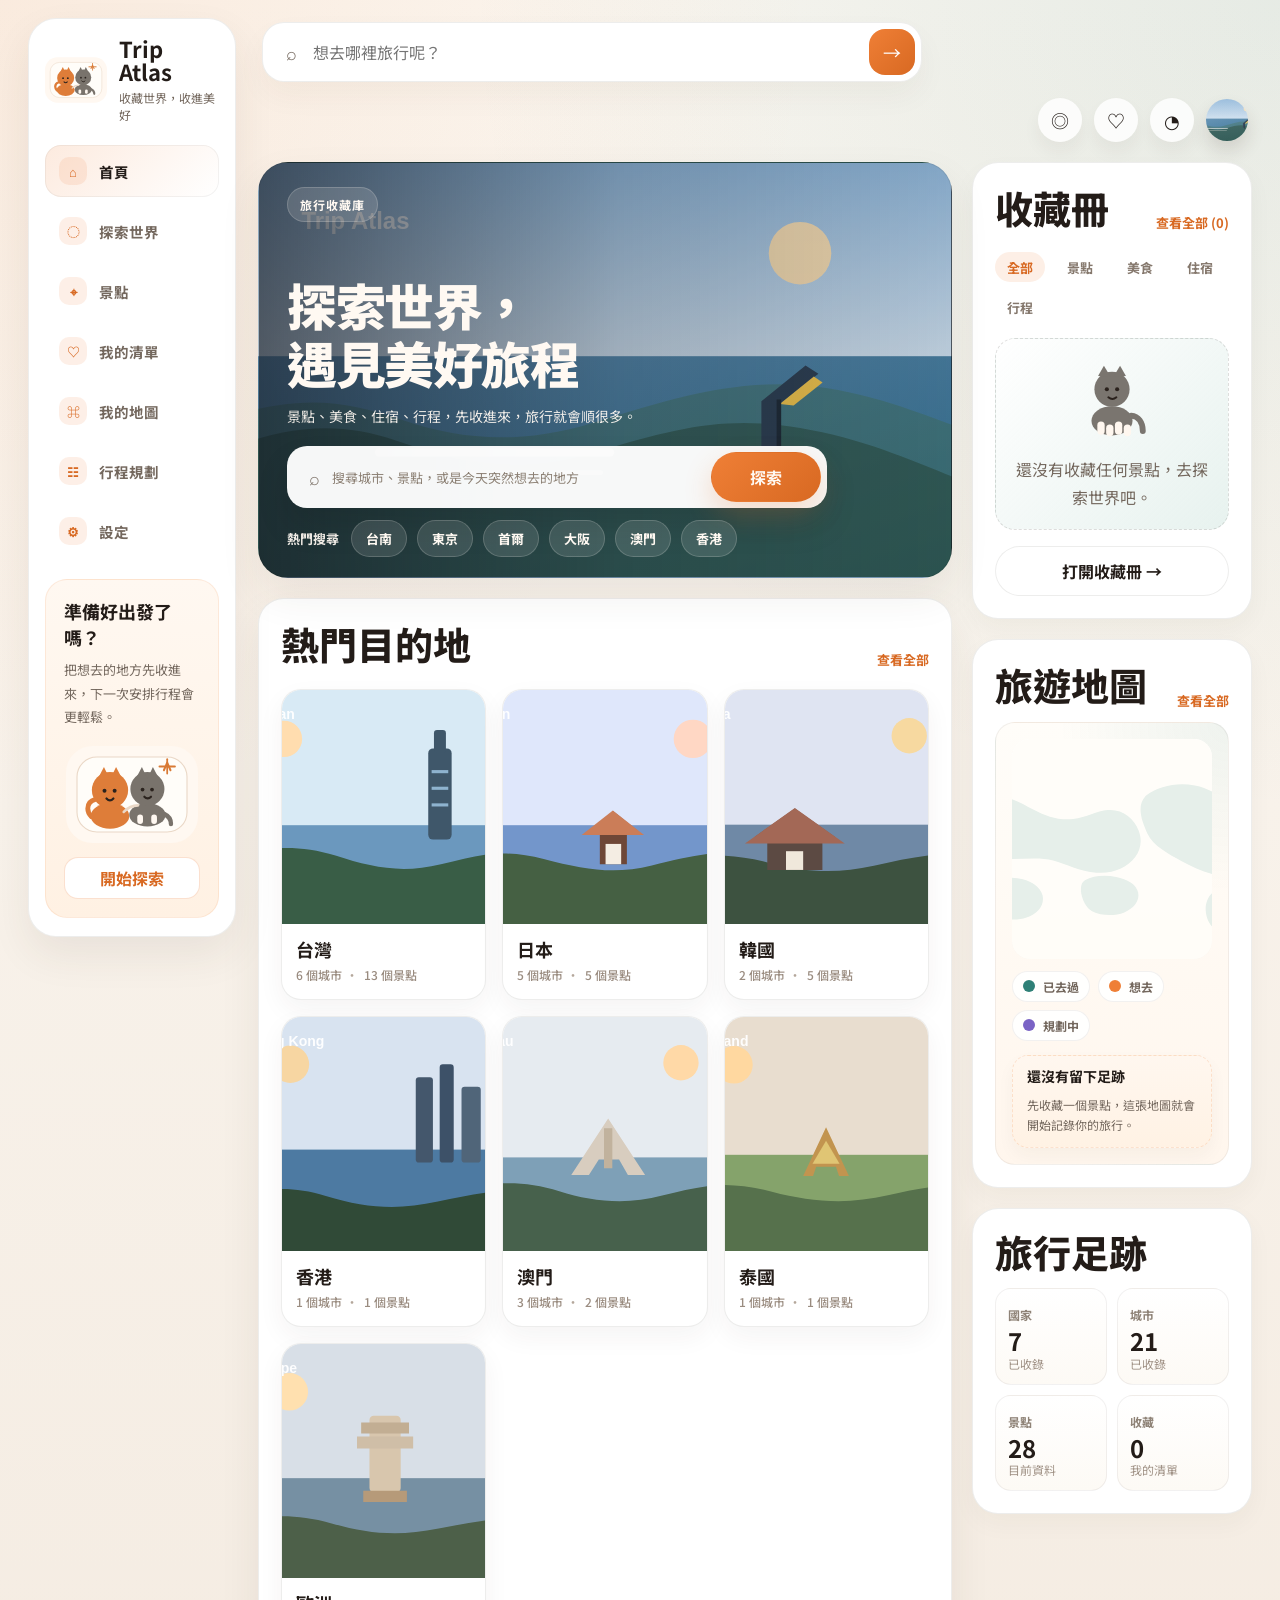
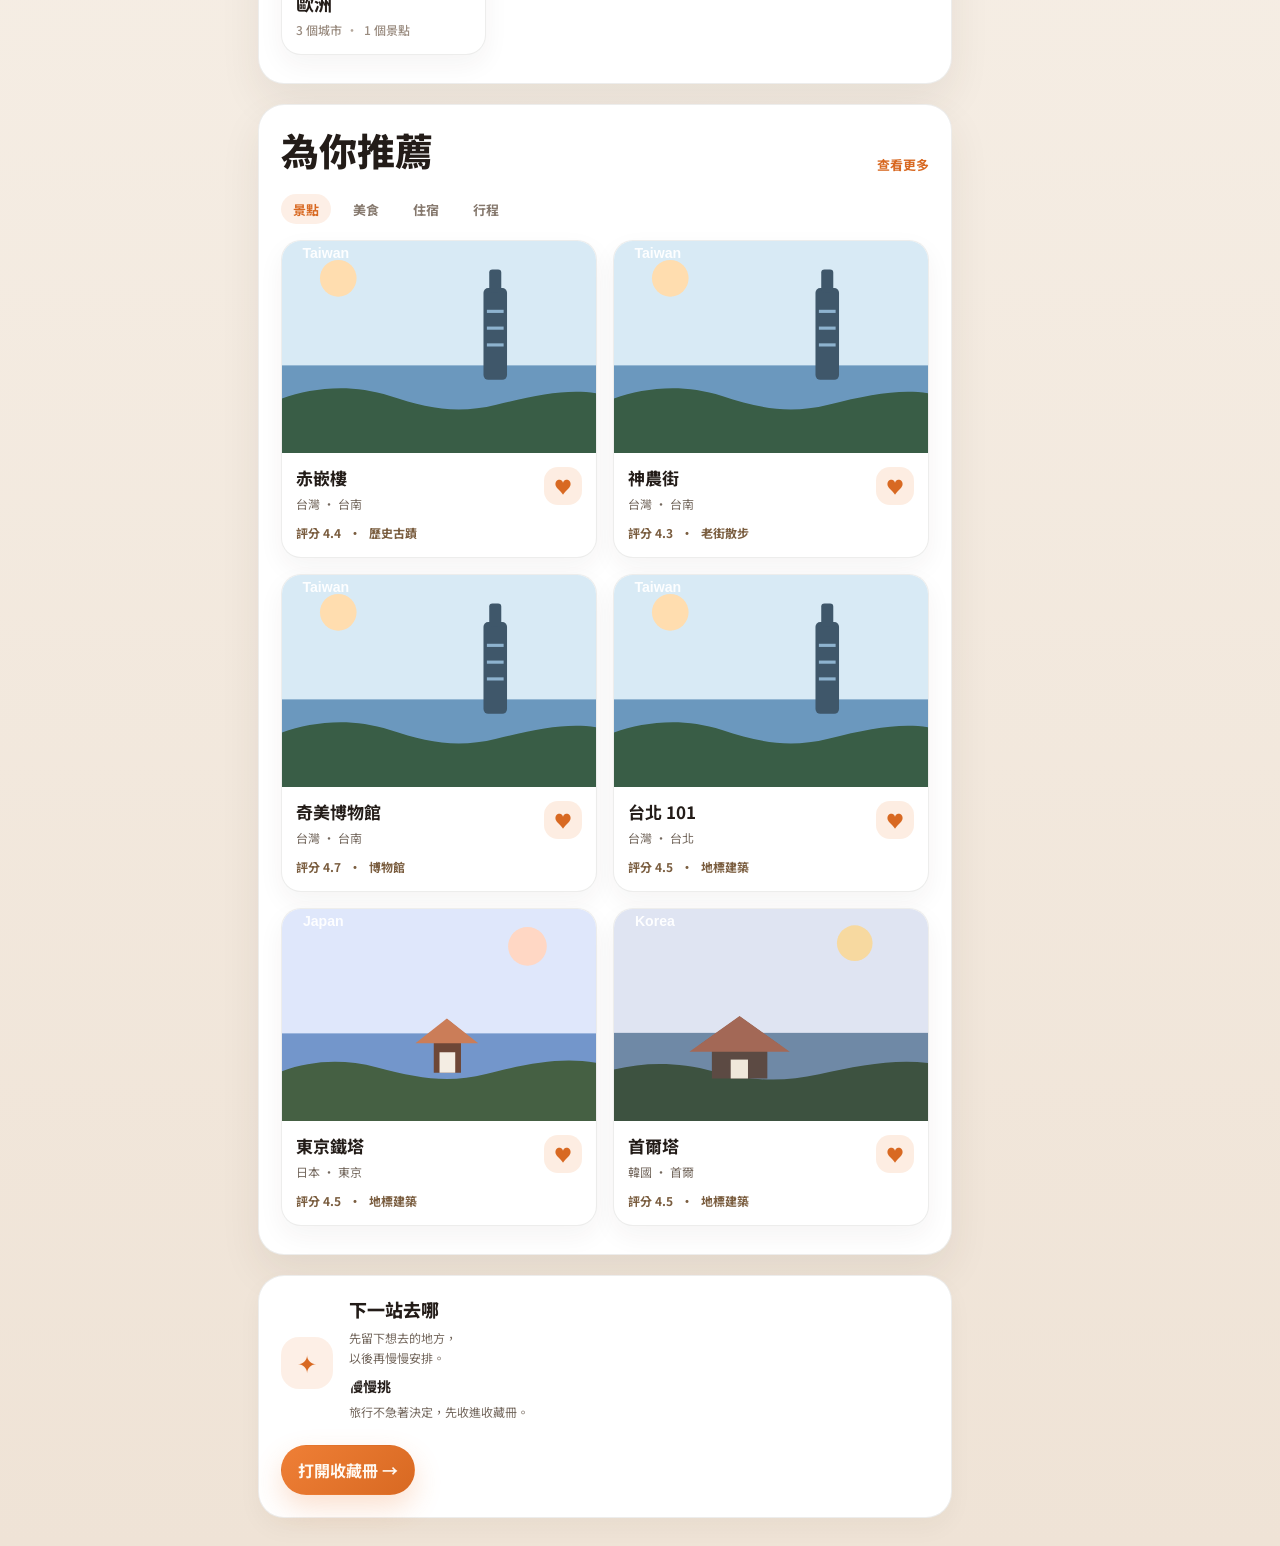
<file: index.html>
<!doctype html>
<html lang="zh-Hant">
<head>
  <meta charset="utf-8">
  <meta name="viewport" content="width=device-width, initial-scale=1">
  <title>Trip Atlas | 旅行收藏庫</title>
  <meta name="description" content="把想去的地方、值得收藏的景點與旅行靈感，整理成自己的旅行收藏庫。">
  <link rel="manifest" href="./manifest.webmanifest">
  <link rel="preconnect" href="https://fonts.googleapis.com">
  <link rel="preconnect" href="https://fonts.gstatic.com" crossorigin>
  <link href="https://fonts.googleapis.com/css2?family=Noto+Sans+TC:wght@400;500;700;900&family=DM+Serif+Display&display=swap" rel="stylesheet">
  <link rel="stylesheet" href="./assets/site.css">
</head>
<body data-page="home">
  <div class="loading-overlay" id="loadingOverlay">
    <div class="loading-box">
      <h2>探索世界中...</h2>
      <p>正在整理你收藏的目的地與景點。</p>
    </div>
  </div>

  <div class="toast" id="toast" aria-live="polite"></div>

  <main class="page-shell">
    <div class="layout">
      <aside class="sidebar">
        <div class="brand" id="brandButton" role="button" tabindex="0" aria-label="Trip Atlas Logo">
          <img class="brand__mark" src="./assets/images/brand-cats.svg?v=20260623b" alt="Trip Atlas Logo">
          <div class="brand__text">
            <strong>Trip Atlas</strong>
            <span>收藏世界，收進美好</span>
          </div>
        </div>

        <nav class="nav-list" aria-label="主要導航">
          <a class="nav-link is-active" href="./index.html"><span class="nav-link__icon">⌂</span>首頁</a>
          <a class="nav-link" href="./explore.html"><span class="nav-link__icon">◌</span>探索世界</a>
          <a class="nav-link" href="./explore.html"><span class="nav-link__icon">⌖</span>景點</a>
          <a class="nav-link" href="./favorites.html"><span class="nav-link__icon">♡</span>我的清單</a>
          <a class="nav-link" href="./map.html"><span class="nav-link__icon">⌘</span>我的地圖</a>
          <a class="nav-link" href="./planner.html"><span class="nav-link__icon">☷</span>行程規劃</a>
          <a class="nav-link" href="./settings.html"><span class="nav-link__icon">⚙</span>設定</a>
        </nav>

        <div class="sidebar-promo">
          <div class="sidebar-promo__copy">
            <h3>準備好出發了嗎？</h3>
            <p>把想去的地方先收進來，下一次安排行程會更輕鬆。</p>
          </div>
          <img class="sidebar-promo__cats" src="./assets/images/brand-cats.svg?v=20260623b" alt="Trip Atlas Cats">
          <a class="sidebar-promo__button" href="./explore.html">開始探索</a>
        </div>
      </aside>

      <section class="main-column home-main">
        <div class="home-topbar">
          <form class="top-search" id="heroSearchForm">
            <label class="sr-only" for="heroSearchInput">搜尋旅行地點</label>
            <span class="top-search__icon">⌕</span>
            <input id="heroSearchInput" type="text" placeholder="想去哪裡旅行呢？">
            <button class="top-search__button" type="submit">→</button>
          </form>

          <div class="home-topbar__actions" aria-label="頁面操作">
            <a class="topbar-icon-button" href="./explore.html" aria-label="探索世界">◎</a>
            <a class="topbar-icon-button" href="./favorites.html" aria-label="我的清單">♡</a>
            <a class="topbar-icon-button" href="./planner.html" aria-label="行程規劃">◔</a>
            <div class="topbar-avatar" aria-hidden="true"></div>
          </div>
        </div>

        <div class="home-body-grid">
          <div class="home-story-column">
            <section class="hero-card home-hero-card">
              <div class="hero-card__content">
                <span class="hero-kicker">旅行收藏庫</span>
                <h1>探索世界，遇見美好旅程</h1>
                <p>景點、美食、住宿、行程，先收進來，旅行就會順很多。</p>

                <div class="hero-search-stage">
                  <div class="hero-search-stage__field">
                    <span class="hero-search-stage__icon">⌕</span>
                    <span>搜尋城市、景點，或是今天突然想去的地方</span>
                  </div>
                  <a class="primary-button hero-search-stage__button" href="./explore.html">探索</a>
                </div>

                <div class="hero-hot-tags">
                  <span>熱門搜尋</span>
                  <div class="hero-chips">
                    <span class="chip">台南</span>
                    <span class="chip">東京</span>
                    <span class="chip">首爾</span>
                    <span class="chip">大阪</span>
                    <span class="chip">澳門</span>
                    <span class="chip">香港</span>
                  </div>
                </div>
              </div>
            </section>

            <section class="section-card home-destination-section" id="destinations">
              <div class="section-head home-section-head">
                <div>
                  <h2>熱門目的地</h2>
                </div>
                <a class="mini-link" href="./explore.html">查看全部</a>
              </div>
              <div class="destination-grid" id="destinationGrid"></div>
            </section>

            <section class="section-card home-recommend-section">
              <div class="section-head home-section-head">
                <div>
                  <h2>為你推薦</h2>
                </div>
                <a class="mini-link" href="./explore.html">查看更多</a>
              </div>
              <div class="home-category-tabs" aria-hidden="true">
                <span class="home-category-tab home-category-tab--active">景點</span>
                <span class="home-category-tab">美食</span>
                <span class="home-category-tab">住宿</span>
                <span class="home-category-tab">行程</span>
              </div>
              <div class="spot-grid" id="featuredPlaces"></div>
            </section>

            <section class="section-card home-collector-banner">
              <div class="home-collector-banner__symbol">✦</div>
              <div class="home-collector-banner__body">
                <h2>收藏你想去的地方</h2>
                <p>先存起來，等到真的出發時會省很多事。</p>
                <div id="collectorPreview"></div>
              </div>
              <a class="primary-button home-collector-banner__button" href="./planner.html">打開收藏冊 →</a>
            </section>
          </div>

          <aside class="home-rail-column">
            <section class="section-card home-scrapbook-card" id="favorites">
              <div class="section-head home-section-head home-section-head--compact">
                <div>
                  <h2>收藏冊</h2>
                </div>
                <a class="mini-link" href="./favorites.html">查看全部 (<span id="favoriteCount">0</span>)</a>
              </div>
              <div class="home-list-tabs" aria-hidden="true">
                <span class="home-list-tab home-list-tab--active">全部</span>
                <span class="home-list-tab">景點</span>
                <span class="home-list-tab">美食</span>
                <span class="home-list-tab">住宿</span>
                <span class="home-list-tab">行程</span>
              </div>
              <div class="favorite-list" id="favoriteRecent"></div>
              <a class="secondary-button home-panel-button" href="./favorites.html">打開收藏冊 →</a>
            </section>

            <section class="section-card home-map-section" id="travel-map">
              <div class="section-head home-section-head home-section-head--compact">
                <div>
                  <h2>旅遊地圖</h2>
                </div>
                <a class="mini-link" href="./map.html">查看全部</a>
              </div>
              <div class="map-card">
                <div class="map-canvas" id="travelMapPins">
                  <img src="./assets/images/world-map-soft.svg" alt="世界地圖">
                </div>
                <div class="map-legend">
                  <span><i style="background:#2f8077;"></i>已去過</span>
                  <span><i style="background:#ef7f36;"></i>想去</span>
                  <span><i style="background:#7a63c5;"></i>規劃中</span>
                </div>
                <div class="map-note-list" id="travelMapNotes"></div>
              </div>
            </section>

            <section class="section-card home-stats-section">
              <div class="section-head home-section-head home-section-head--compact">
                <div>
                  <h2>旅行足跡</h2>
                </div>
              </div>
              <div class="stat-grid" id="statsGrid"></div>
            </section>
          </aside>
        </div>
      </section>
    </div>
  </main>

  <nav class="mobile-nav" aria-label="手機導航">
    <a class="is-active" href="./index.html"><span>⌂</span><span>首頁</span></a>
    <a href="./explore.html"><span>⌕</span><span>探索</span></a>
    <a href="./favorites.html"><span>♡</span><span>清單</span></a>
    <a href="./map.html"><span>⌘</span><span>地圖</span></a>
    <a href="./planner.html"><span>☷</span><span>行程</span></a>
    <a href="./settings.html"><span>⚙</span><span>我的</span></a>
  </nav>

  <script src="./assets/data.js"></script>
  <script src="./assets/app.js"></script>
  <script>
    (() => {
      const syncHomeCopy = () => {
        const collectorTitle = document.querySelector(".home-collector-banner__body h2");
        const collectorText = document.querySelector(".home-collector-banner__body p");
        const collectorButton = document.querySelector(".home-collector-banner__button");
        const panelButton = document.querySelector(".home-panel-button");
        const preview = document.getElementById("collectorPreview");

        if (collectorTitle) collectorTitle.textContent = "下一站去哪";
        if (collectorText) collectorText.innerHTML = "先留下想去的地方，<br>以後再慢慢安排。";
        if (collectorButton) collectorButton.textContent = "打開收藏冊 →";
        if (panelButton) panelButton.textContent = "打開收藏冊 →";

        if (preview) {
          const heading = preview.querySelector("h4");
          const desc = preview.querySelector("p");

          if (heading) heading.textContent = "慢慢挑";
          if (desc) {
            if (desc.textContent && desc.textContent.trim() && !desc.textContent.includes("旅行不急著決定")) {
              desc.textContent = "旅行不急著決定，先收進收藏冊。";
            } else if (!desc.textContent || !desc.textContent.trim()) {
              desc.textContent = "旅行不急著決定，先收進收藏冊。";
            }
          }
        }
      };

      window.addEventListener("DOMContentLoaded", () => {
        syncHomeCopy();
        const preview = document.getElementById("collectorPreview");
        if (preview) {
          new MutationObserver(() => syncHomeCopy()).observe(preview, { childList: true, subtree: true });
        }
      });
    })();
  </script>
</body>
</html>
</file>
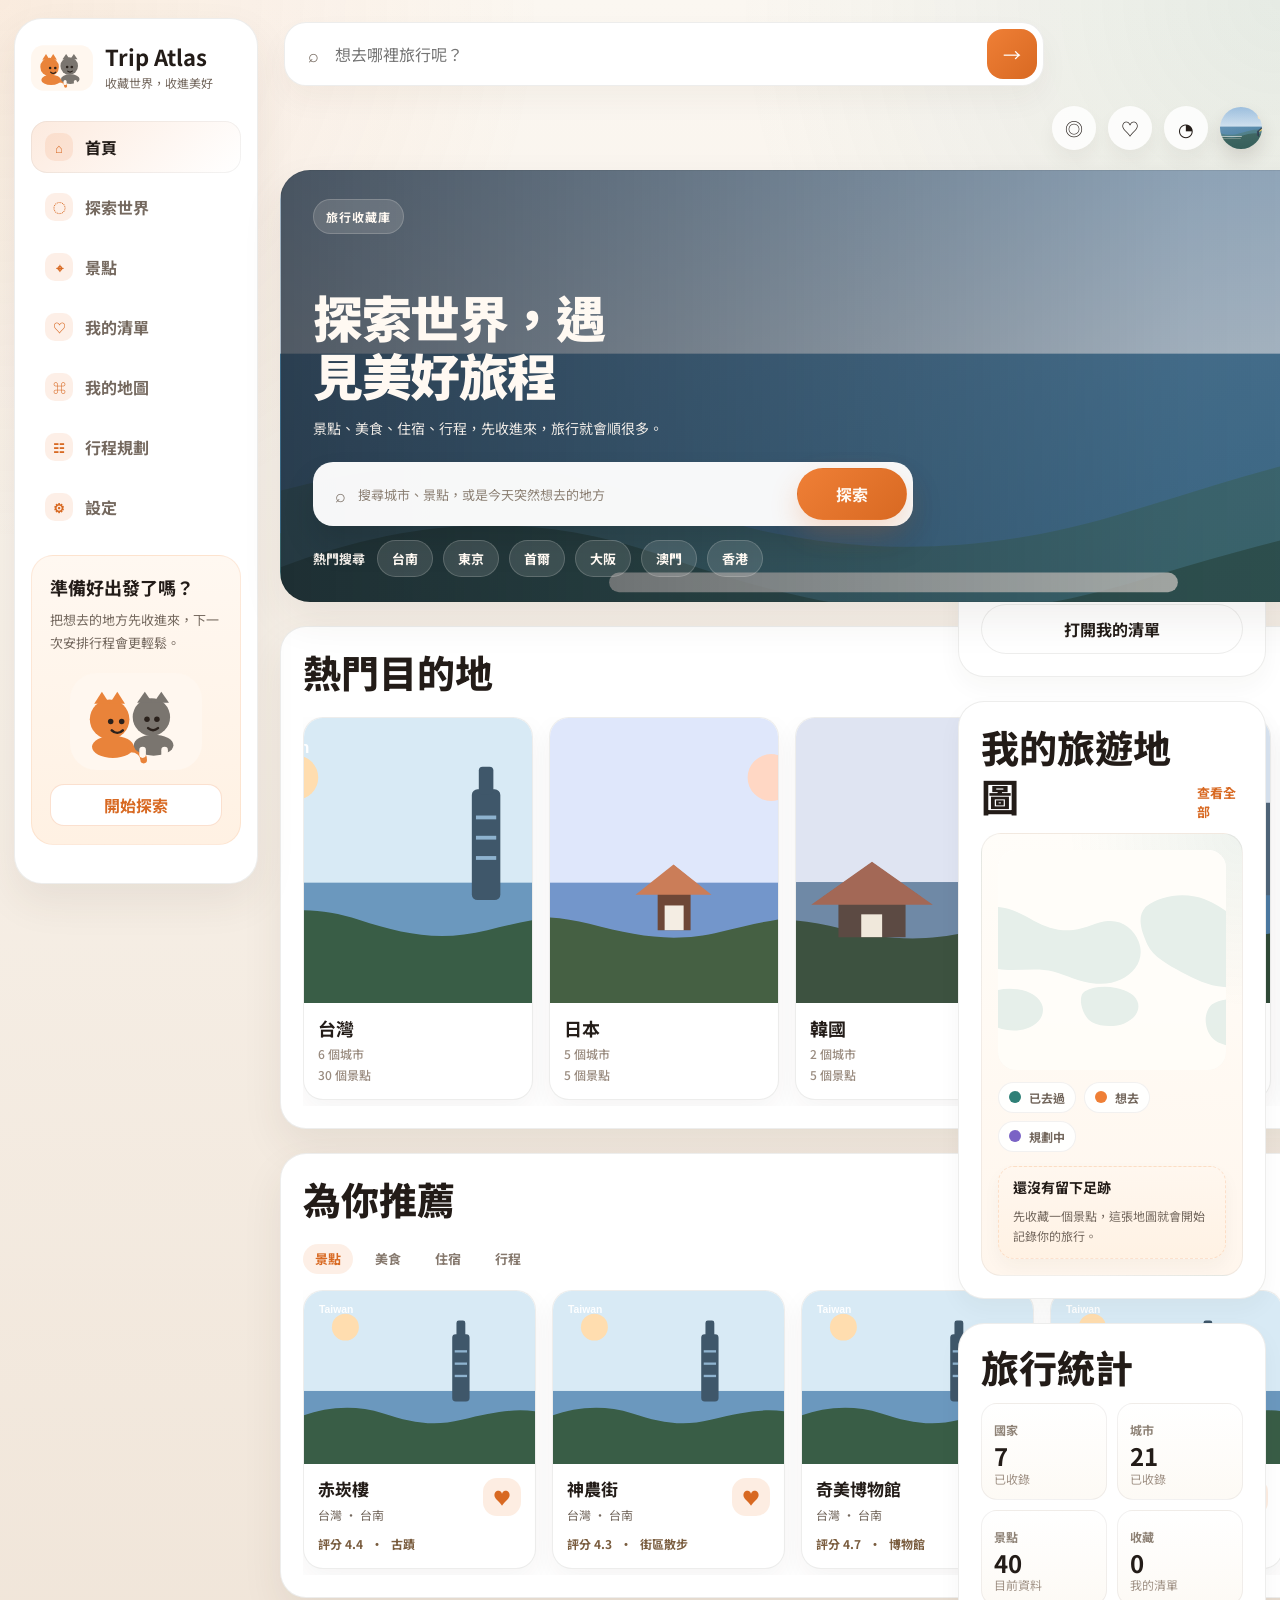
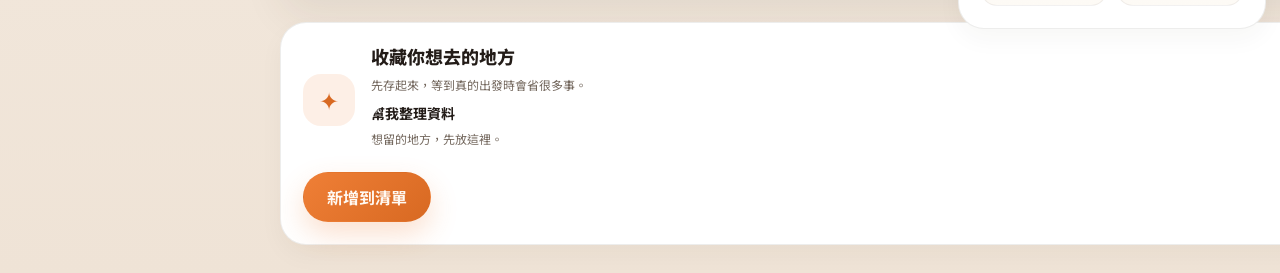
<file: trip-atlas-ce4400f723922a2c59da8de5306f888af8c0c7a8/index.html>
<!doctype html>
<html lang="zh-Hant">
<head>
  <meta charset="utf-8">
  <meta name="viewport" content="width=device-width, initial-scale=1">
  <title>Trip Atlas | 旅行收藏庫</title>
  <meta name="description" content="把想去的地方、值得收藏的景點與旅行靈感，整理成自己的旅行收藏庫。">
  <link rel="manifest" href="./manifest.webmanifest">
  <link rel="preconnect" href="https://fonts.googleapis.com">
  <link rel="preconnect" href="https://fonts.gstatic.com" crossorigin>
  <link href="https://fonts.googleapis.com/css2?family=Noto+Sans+TC:wght@400;500;700;900&family=DM+Serif+Display&display=swap" rel="stylesheet">
  <link rel="stylesheet" href="./assets/site.css">
</head>
<body data-page="home">
  <div class="loading-overlay" id="loadingOverlay">
    <div class="loading-box">
      <h2>探索世界中...</h2>
      <p>正在整理你收藏的目的地與景點。</p>
    </div>
  </div>

  <div class="toast" id="toast" aria-live="polite"></div>

  <main class="page-shell">
    <div class="layout">
      <aside class="sidebar">
        <div class="brand" id="brandButton" role="button" tabindex="0" aria-label="Trip Atlas Logo">
          <img class="brand__mark" src="./assets/images/brand-cats.svg" alt="Trip Atlas Logo">
          <div class="brand__text">
            <strong>Trip Atlas</strong>
            <span>收藏世界，收進美好</span>
          </div>
        </div>

        <nav class="nav-list" aria-label="主要導航">
          <a class="nav-link is-active" href="./index.html"><span class="nav-link__icon">⌂</span>首頁</a>
          <a class="nav-link" href="./explore.html"><span class="nav-link__icon">◌</span>探索世界</a>
          <a class="nav-link" href="./explore.html"><span class="nav-link__icon">⌖</span>景點</a>
          <a class="nav-link" href="./favorites.html"><span class="nav-link__icon">♡</span>我的清單</a>
          <a class="nav-link" href="./map.html"><span class="nav-link__icon">⌘</span>我的地圖</a>
          <a class="nav-link" href="./planner.html"><span class="nav-link__icon">☷</span>行程規劃</a>
          <a class="nav-link" href="./settings.html"><span class="nav-link__icon">⚙</span>設定</a>
        </nav>

        <div class="sidebar-promo">
          <div class="sidebar-promo__copy">
            <h3>準備好出發了嗎？</h3>
            <p>把想去的地方先收進來，下一次安排行程會更輕鬆。</p>
          </div>
          <img class="sidebar-promo__cats" src="./assets/images/brand-cats.svg" alt="Trip Atlas Cats">
          <a class="sidebar-promo__button" href="./explore.html">開始探索</a>
        </div>
      </aside>

      <section class="main-column home-main">
        <div class="home-topbar">
          <form class="top-search" id="heroSearchForm">
            <label class="sr-only" for="heroSearchInput">搜尋旅行地點</label>
            <span class="top-search__icon">⌕</span>
            <input id="heroSearchInput" type="text" placeholder="想去哪裡旅行呢？">
            <button class="top-search__button" type="submit">→</button>
          </form>

          <div class="home-topbar__actions" aria-label="頁面操作">
            <a class="topbar-icon-button" href="./explore.html" aria-label="探索世界">◎</a>
            <a class="topbar-icon-button" href="./favorites.html" aria-label="我的清單">♡</a>
            <a class="topbar-icon-button" href="./planner.html" aria-label="行程規劃">◔</a>
            <div class="topbar-avatar" aria-hidden="true"></div>
          </div>
        </div>

        <div class="home-body-grid">
          <div class="home-story-column">
            <section class="hero-card home-hero-card">
              <div class="hero-card__content">
                <span class="hero-kicker">旅行收藏庫</span>
                <h1>探索世界，遇見美好旅程</h1>
                <p>景點、美食、住宿、行程，先收進來，旅行就會順很多。</p>

                <div class="hero-search-stage">
                  <div class="hero-search-stage__field">
                    <span class="hero-search-stage__icon">⌕</span>
                    <span>搜尋城市、景點，或是今天突然想去的地方</span>
                  </div>
                  <a class="primary-button hero-search-stage__button" href="./explore.html">探索</a>
                </div>

                <div class="hero-hot-tags">
                  <span>熱門搜尋</span>
                  <div class="hero-chips">
                    <span class="chip">台南</span>
                    <span class="chip">東京</span>
                    <span class="chip">首爾</span>
                    <span class="chip">大阪</span>
                    <span class="chip">澳門</span>
                    <span class="chip">香港</span>
                  </div>
                </div>
              </div>
            </section>

            <section class="section-card home-destination-section" id="destinations">
              <div class="section-head home-section-head">
                <div>
                  <h2>熱門目的地</h2>
                </div>
                <a class="mini-link" href="./explore.html">查看全部</a>
              </div>
              <div class="destination-grid" id="destinationGrid"></div>
            </section>

            <section class="section-card home-recommend-section">
              <div class="section-head home-section-head">
                <div>
                  <h2>為你推薦</h2>
                </div>
                <a class="mini-link" href="./explore.html">查看更多</a>
              </div>
              <div class="home-category-tabs" aria-hidden="true">
                <span class="home-category-tab home-category-tab--active">景點</span>
                <span class="home-category-tab">美食</span>
                <span class="home-category-tab">住宿</span>
                <span class="home-category-tab">行程</span>
              </div>
              <div class="spot-grid" id="featuredPlaces"></div>
            </section>

            <section class="section-card home-collector-banner">
              <div class="home-collector-banner__symbol">✦</div>
              <div class="home-collector-banner__body">
                <h2>收藏你想去的地方</h2>
                <p>先存起來，等到真的出發時會省很多事。</p>
                <div id="collectorPreview"></div>
              </div>
              <a class="primary-button home-collector-banner__button" href="./planner.html">新增到清單</a>
            </section>
          </div>

          <aside class="home-rail-column">
            <section class="section-card home-scrapbook-card" id="favorites">
              <div class="section-head home-section-head home-section-head--compact">
                <div>
                  <h2>最近收進來的</h2>
                </div>
                <a class="mini-link" href="./favorites.html">查看全部 (<span id="favoriteCount">0</span>)</a>
              </div>
              <div class="home-list-tabs" aria-hidden="true">
                <span class="home-list-tab home-list-tab--active">全部</span>
                <span class="home-list-tab">景點</span>
                <span class="home-list-tab">美食</span>
                <span class="home-list-tab">住宿</span>
                <span class="home-list-tab">行程</span>
              </div>
              <div class="favorite-list" id="favoriteRecent"></div>
              <a class="secondary-button home-panel-button" href="./favorites.html">打開我的清單</a>
            </section>

            <section class="section-card home-map-section" id="travel-map">
              <div class="section-head home-section-head home-section-head--compact">
                <div>
                  <h2>我的旅遊地圖</h2>
                </div>
                <a class="mini-link" href="./map.html">查看全部</a>
              </div>
              <div class="map-card">
                <div class="map-canvas" id="travelMapPins">
                  <img src="./assets/images/world-map-soft.svg" alt="世界地圖">
                </div>
                <div class="map-legend">
                  <span><i style="background:#2f8077;"></i>已去過</span>
                  <span><i style="background:#ef7f36;"></i>想去</span>
                  <span><i style="background:#7a63c5;"></i>規劃中</span>
                </div>
                <div class="map-note-list" id="travelMapNotes"></div>
              </div>
            </section>

            <section class="section-card home-stats-section">
              <div class="section-head home-section-head home-section-head--compact">
                <div>
                  <h2>旅行統計</h2>
                </div>
              </div>
              <div class="stat-grid" id="statsGrid"></div>
            </section>
          </aside>
        </div>
      </section>
    </div>
  </main>

  <nav class="mobile-nav" aria-label="手機導航">
    <a class="is-active" href="./index.html"><span>⌂</span><span>首頁</span></a>
    <a href="./explore.html"><span>⌕</span><span>探索</span></a>
    <a href="./favorites.html"><span>♡</span><span>清單</span></a>
    <a href="./map.html"><span>⌘</span><span>地圖</span></a>
    <a href="./planner.html"><span>☷</span><span>行程</span></a>
    <a href="./settings.html"><span>⚙</span><span>我的</span></a>
  </nav>

  <script src="./assets/data.js"></script>
  <script src="./assets/app.js"></script>
</body>
</html>
</file>
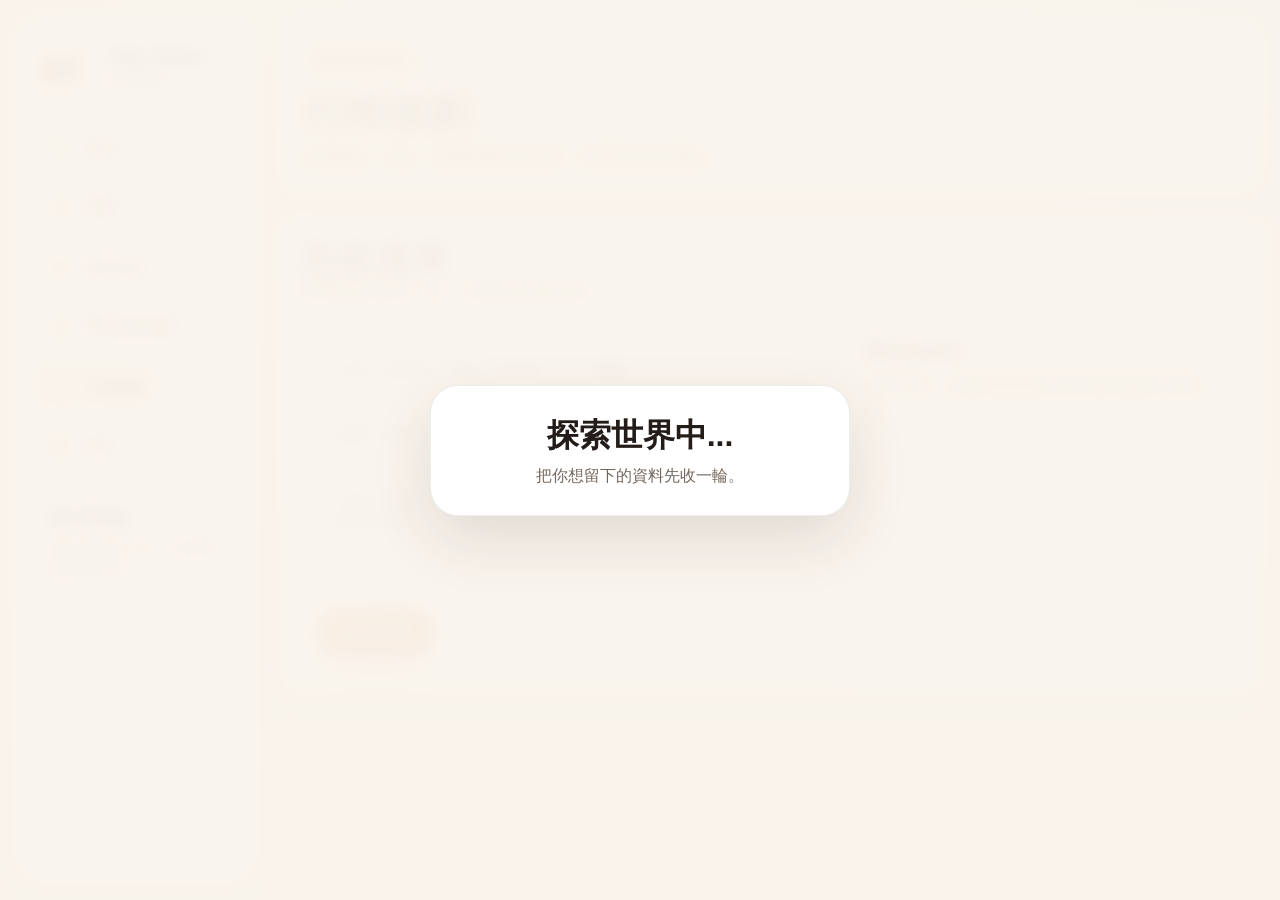
<file: assistant.html>
<!doctype html>
<html lang="zh-Hant">
<head>
  <meta charset="utf-8">
  <meta http-equiv="refresh" content="0; url=./planner.html">
  <meta name="viewport" content="width=device-width, initial-scale=1">
  <title>整理資料｜Trip Atlas</title>
</head>
<body>
  <p>正在帶你前往整理資料頁面：<a href="./planner.html">如果沒有自動跳轉，點這裡</a></p>
</body>
</html>
</file>
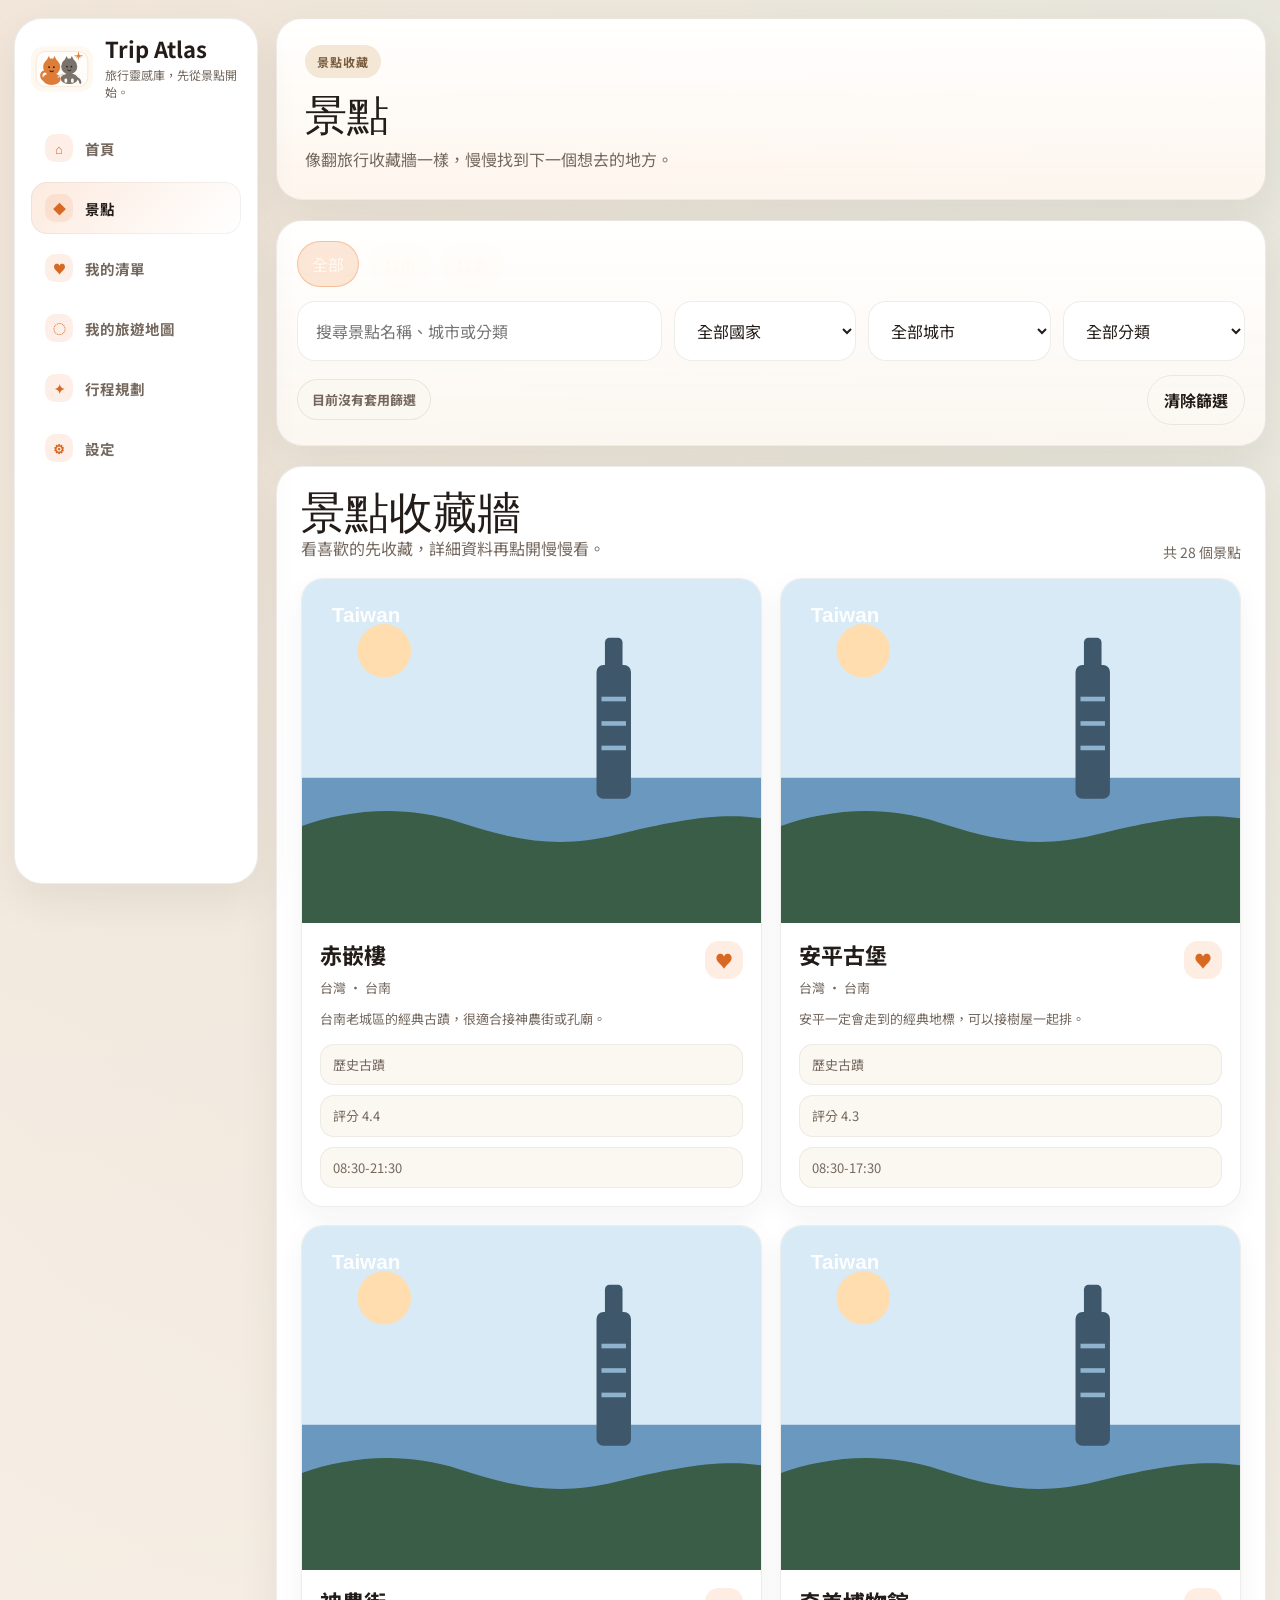
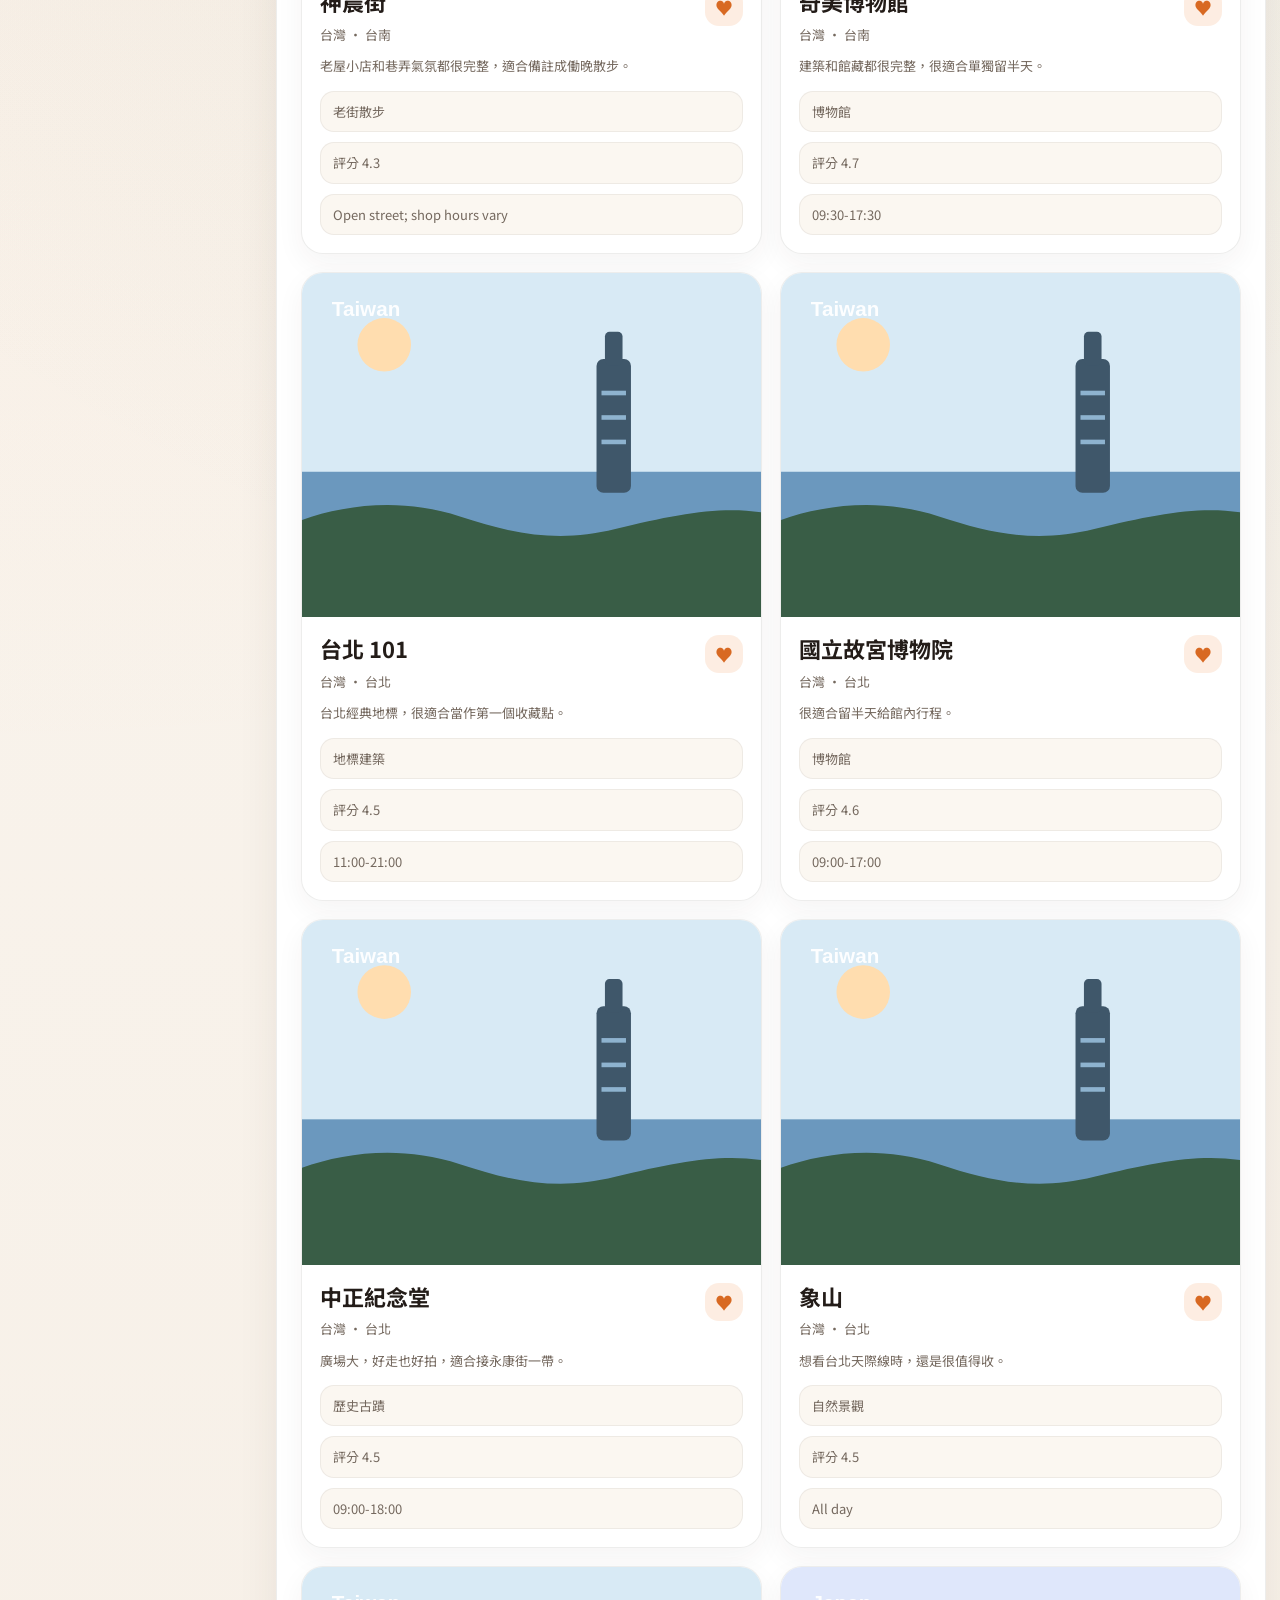
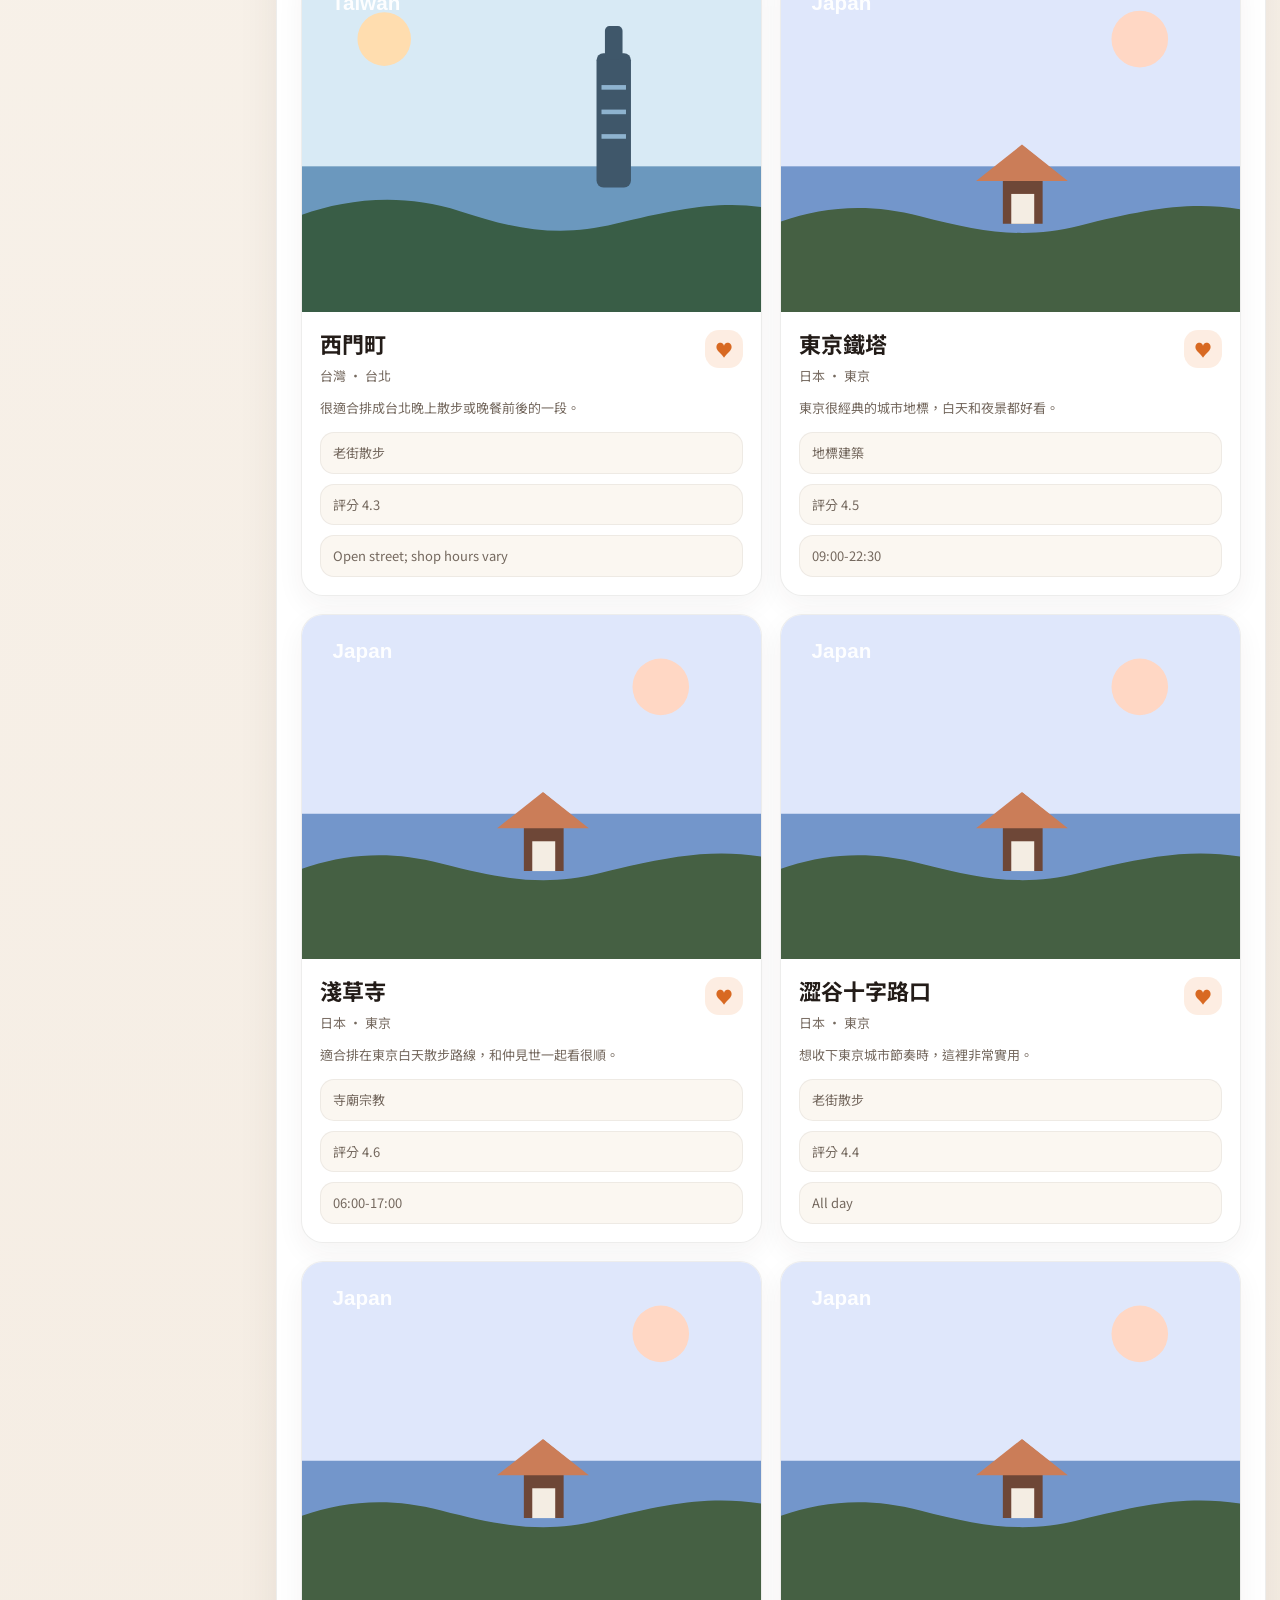
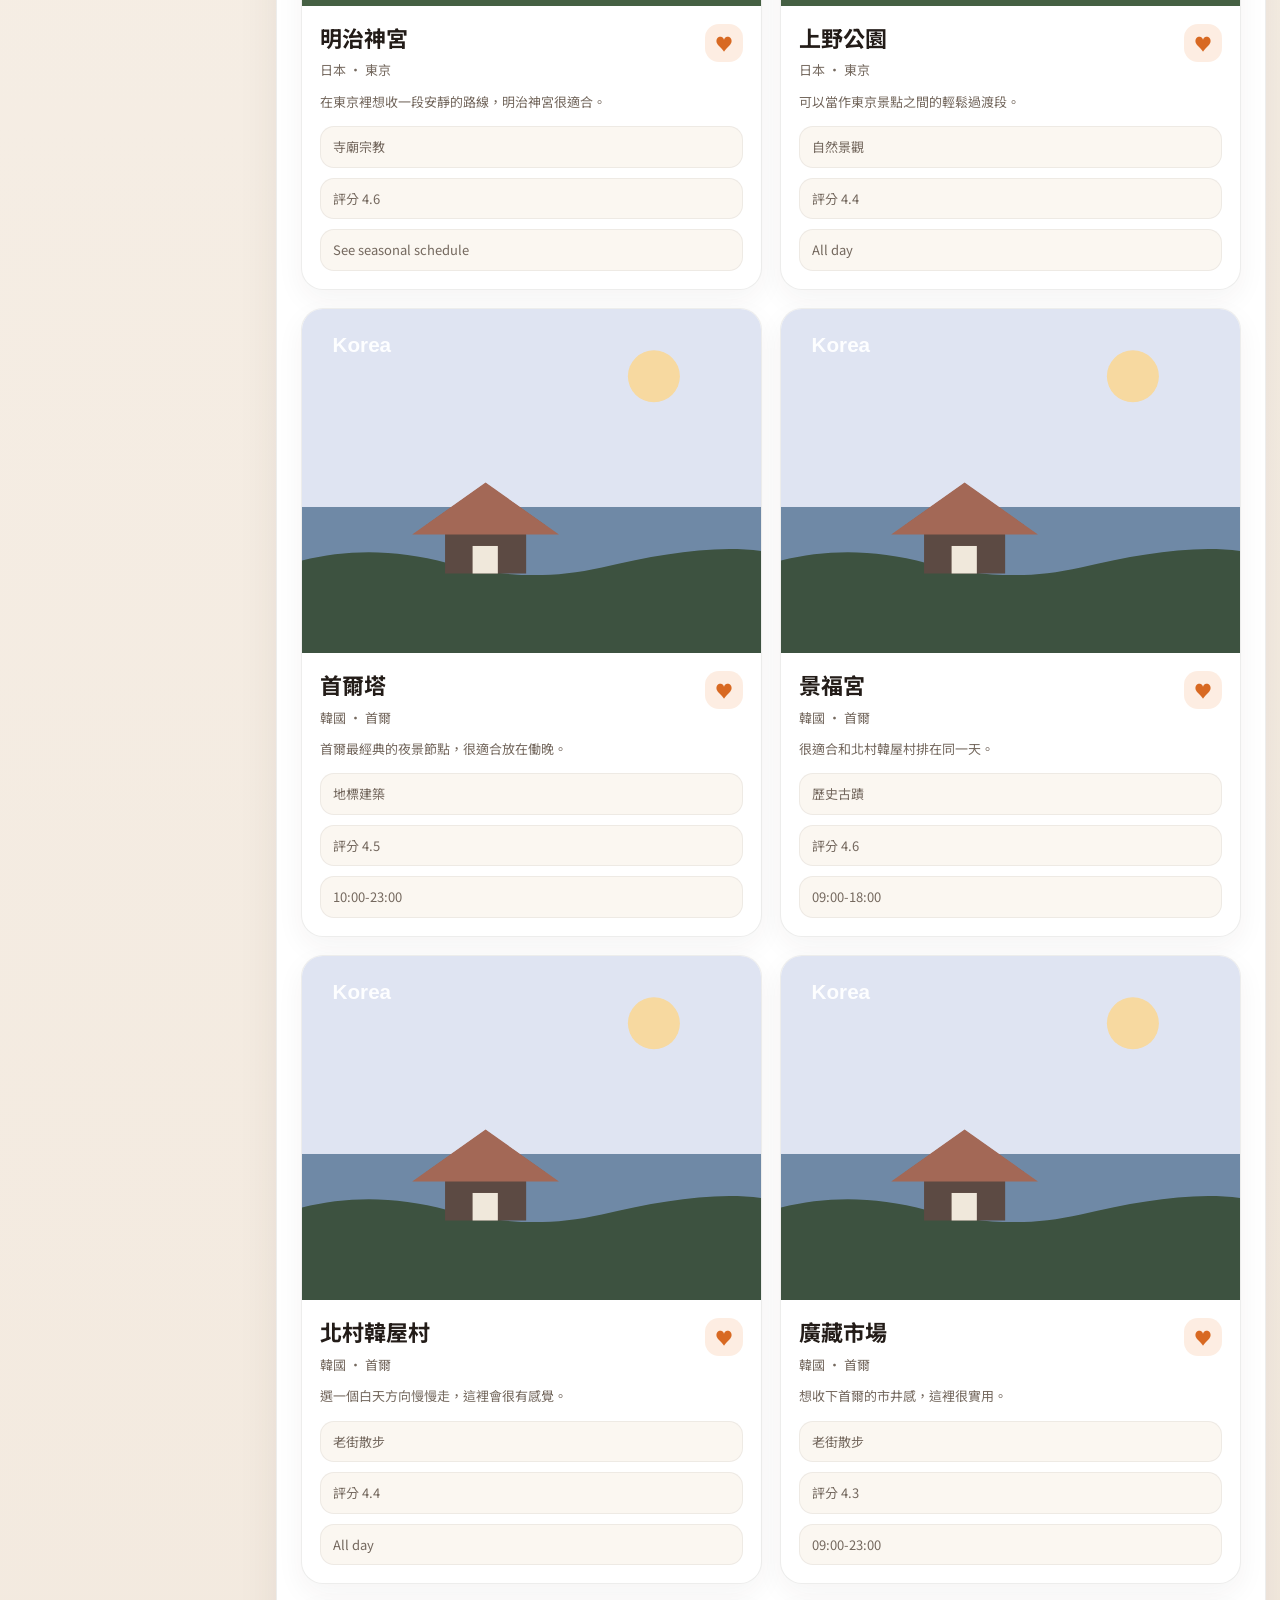
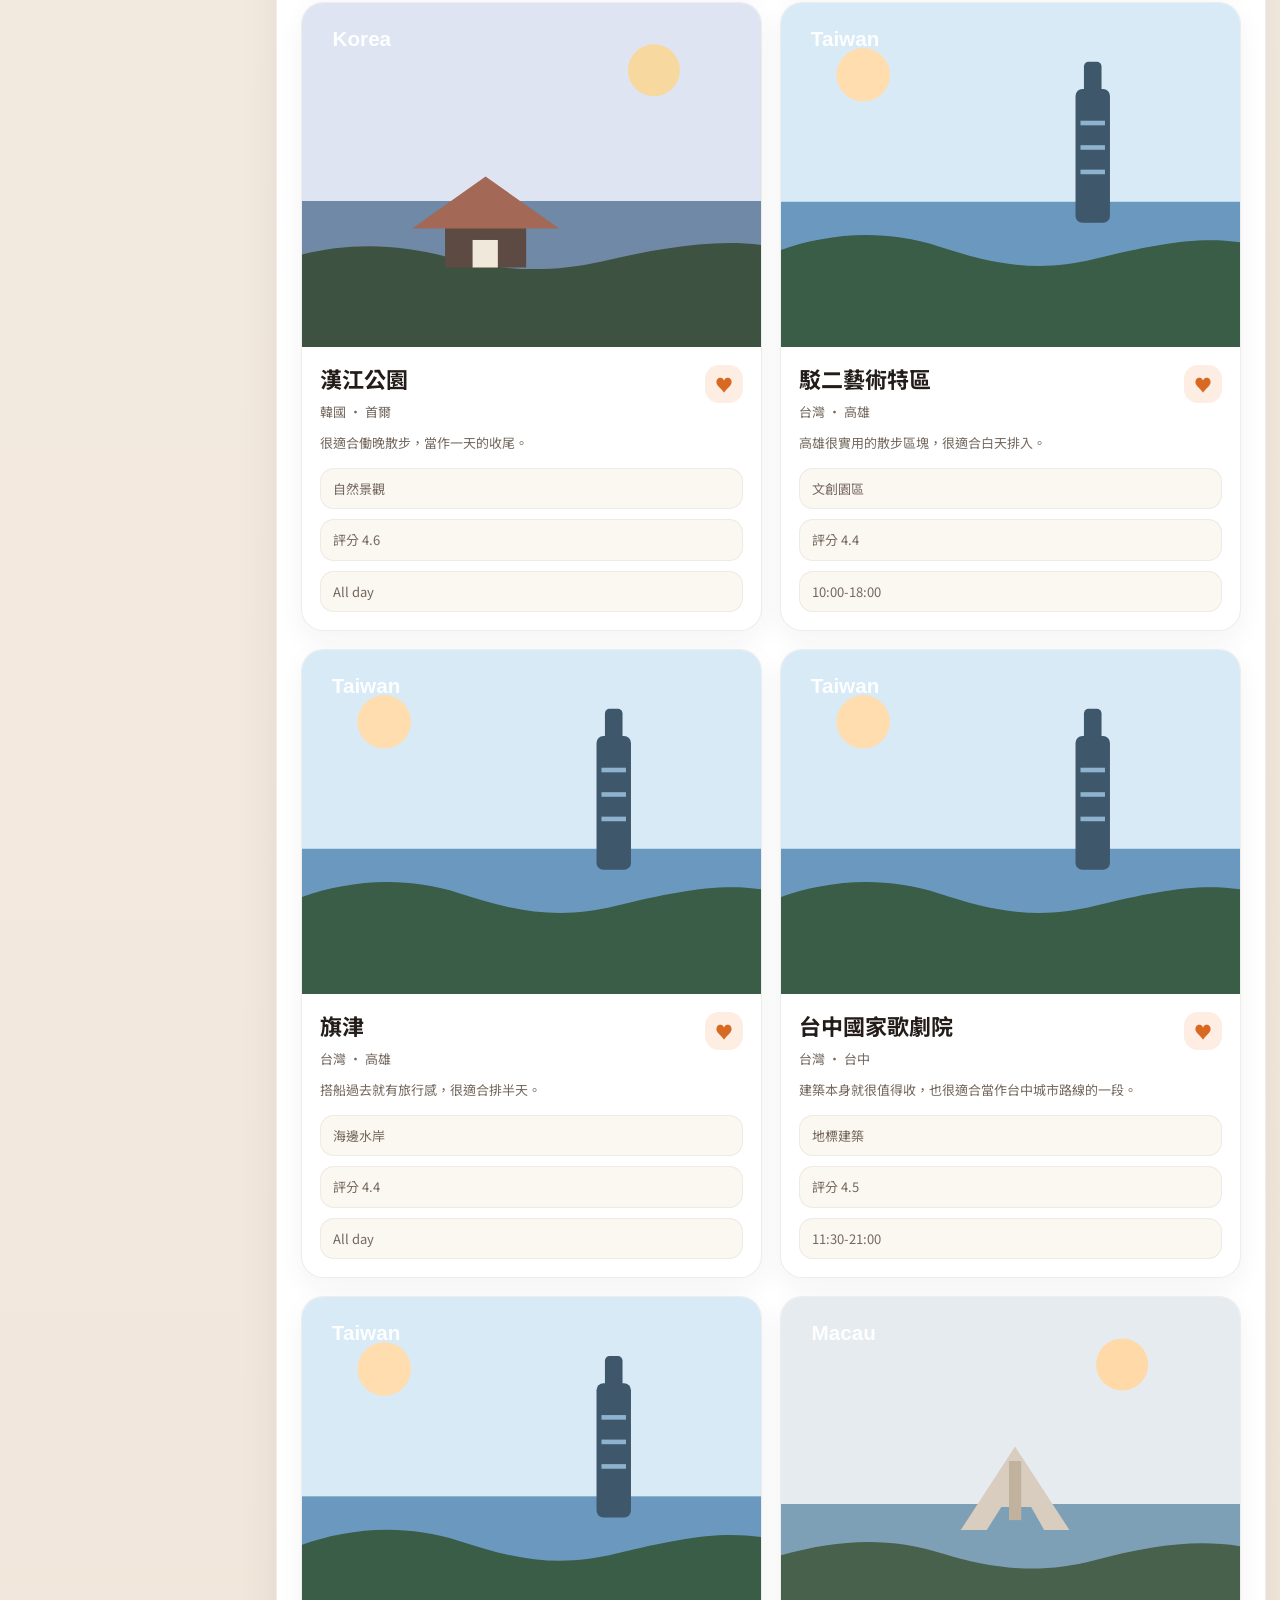
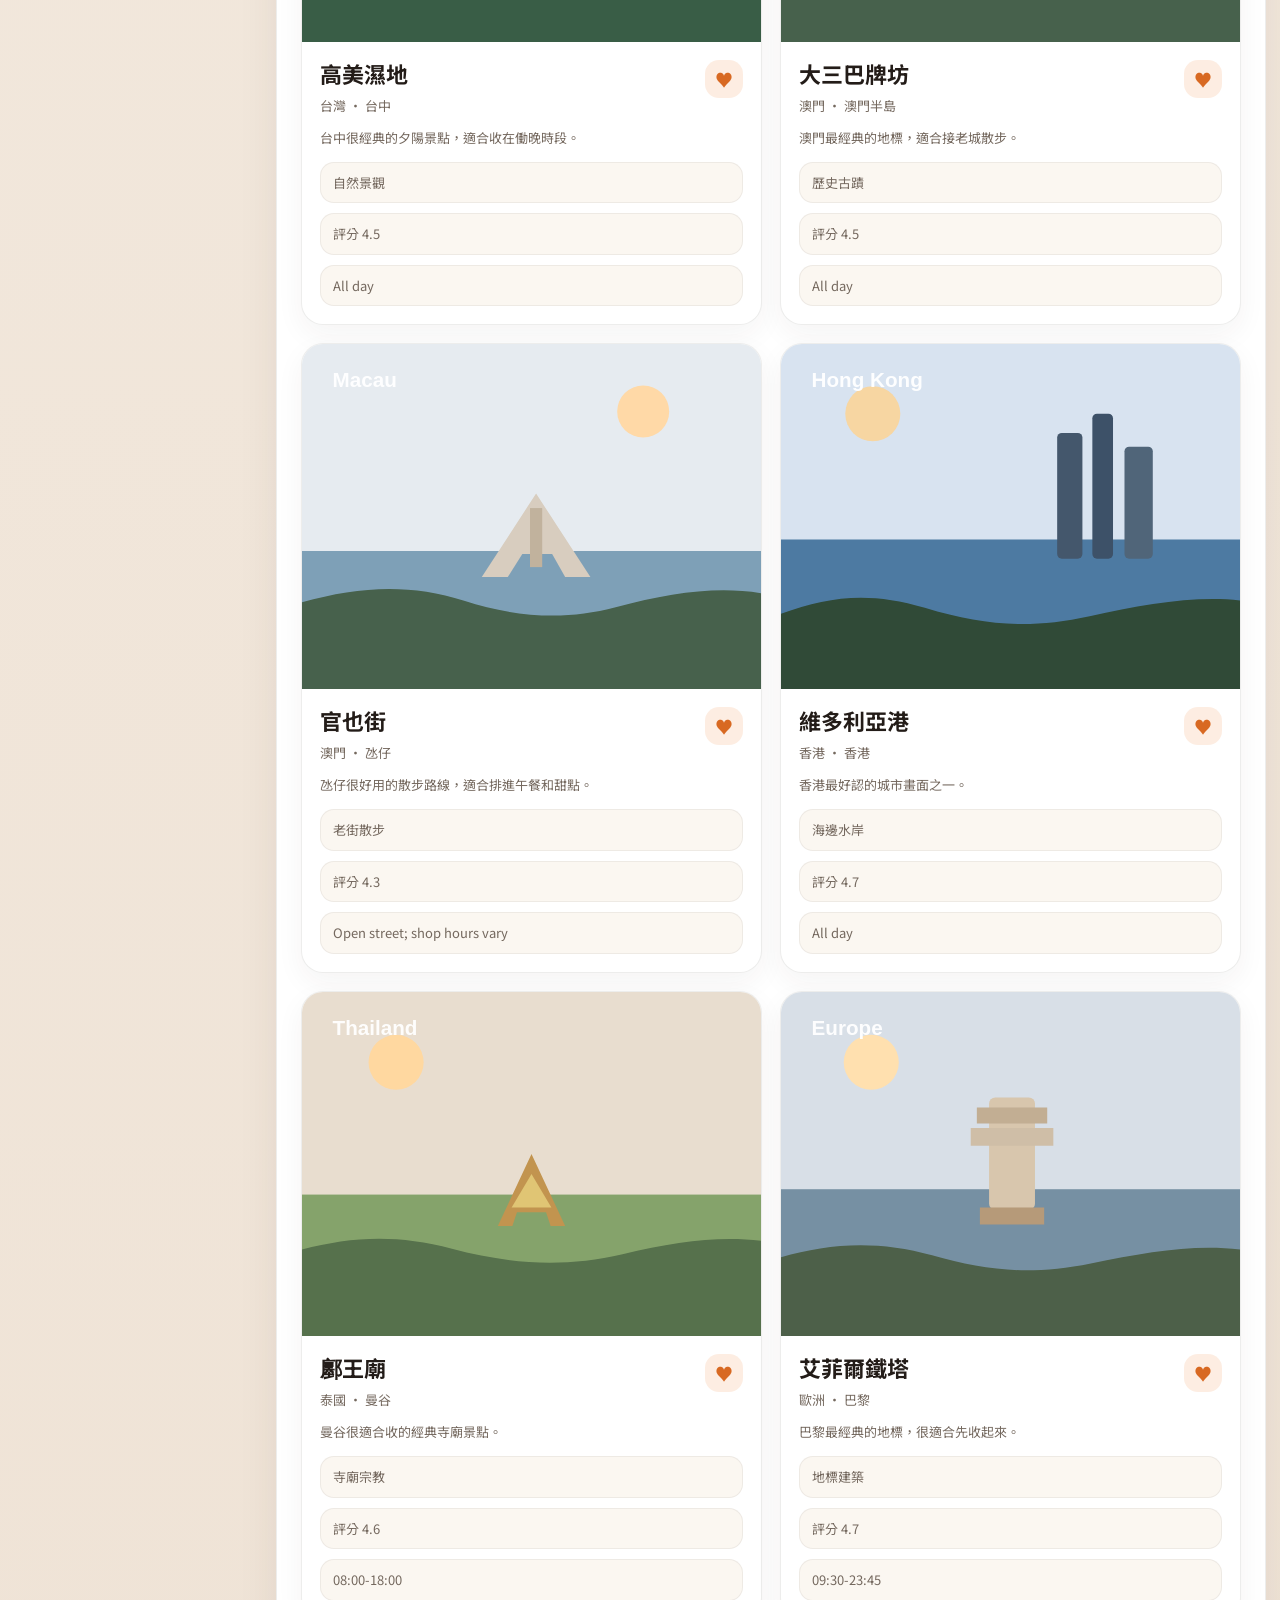
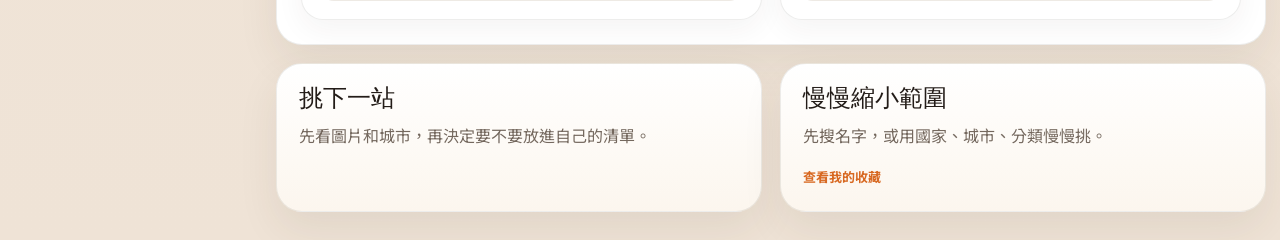
<file: explore.html>
<!doctype html>
<html lang="zh-Hant">
<head>
  <meta charset="utf-8">
  <meta name="viewport" content="width=device-width, initial-scale=1">
  <title>景點收藏牆｜Trip Atlas</title>
  <meta name="description" content="像翻旅行收藏牆一樣，慢慢看每一個想去的景點。">
  <link rel="manifest" href="./manifest.webmanifest">
  <link rel="preconnect" href="https://fonts.googleapis.com">
  <link rel="preconnect" href="https://fonts.gstatic.com" crossorigin>
  <link href="https://fonts.googleapis.com/css2?family=Noto+Sans+TC:wght@400;500;700;900&family=DM+Serif+Display&display=swap" rel="stylesheet">
  <link rel="stylesheet" href="./assets/site.css">
</head>
<body data-page="explore">
  <div class="loading-overlay" id="loadingOverlay">
    <div class="loading-box">
      <h2>整理景點中...</h2>
      <p>先把目前的景點資料讀進來，等一下就可以直接查。</p>
    </div>
  </div>

  <div class="toast" id="toast" aria-live="polite"></div>

  <main class="page-shell">
    <div class="layout">
      <aside class="sidebar">
        <div class="brand" id="brandButton" role="button" tabindex="0" aria-label="Trip Atlas Logo">
          <img class="brand__mark" src="./assets/images/brand-cats.svg?v=20260623b" alt="Trip Atlas Logo">
          <div class="brand__text">
            <strong>Trip Atlas</strong>
            <span>旅行靈感庫，先從景點開始。</span>
          </div>
        </div>

        <nav class="nav-list" aria-label="主要導覽">
          <a class="nav-link" href="./index.html"><span class="nav-link__icon">⌂</span>首頁</a>
          <a class="nav-link is-active" href="./explore.html"><span class="nav-link__icon">◆</span>景點</a>
          <a class="nav-link" href="./favorites.html"><span class="nav-link__icon">♥</span>我的清單</a>
          <a class="nav-link" href="./map.html"><span class="nav-link__icon">◌</span>我的旅遊地圖</a>
          <a class="nav-link" href="./planner.html"><span class="nav-link__icon">✦</span>行程規劃</a>
          <a class="nav-link" href="./settings.html"><span class="nav-link__icon">⚙</span>設定</a>
        </nav>
      </aside>

      <section class="main-column collection-layout">
        <section class="page-header collection-page-header">
          <span class="page-header__eyebrow">景點收藏</span>
          <h1>景點</h1>
          <p>像翻旅行收藏牆一樣，慢慢找到下一個想去的地方。</p>
        </section>

        <section class="top-filters collection-filter-panel">
          <div class="hero-chips" id="exploreQuickFilters">
            <button class="chip chip-button is-active" type="button" data-quick-city="">全部</button>
            <button class="chip chip-button" type="button" data-quick-city="tainan">台南</button>
            <button class="chip chip-button" type="button" data-quick-city="taipei">台北</button>
          </div>
          <div class="filter-grid">
            <input class="filter-control" id="exploreSearchInput" type="text" placeholder="搜尋景點名稱、城市或分類">
            <select class="filter-control" id="filterCountry"></select>
            <select class="filter-control" id="filterCity"></select>
            <select class="filter-control" id="filterCategory"></select>
          </div>
          <div class="explore-toolbar">
            <div class="filter-tags" id="activeFilterTags"></div>
            <button class="ghost-button" id="clearExploreFilters" type="button">清除篩選</button>
          </div>
        </section>

        <section class="directory-panel collection-results-panel">
          <div class="directory-panel__header">
            <div>
              <h2 class="directory-title">景點收藏牆</h2>
              <p class="section-subtext">看喜歡的先收藏，詳細資料再點開慢慢看。</p>
            </div>
            <div class="result-summary" id="directorySummary"></div>
          </div>
          <div class="spot-grid" id="directoryResults"></div>
        </section>
      </section>

      <aside class="rail-column collection-rail">
        <section class="rail-card collection-rail-card">
          <h3>挑下一站</h3>
          <p>先看圖片和城市，再決定要不要放進自己的清單。</p>
        </section>

        <section class="rail-card collection-rail-card">
          <h3>慢慢縮小範圍</h3>
          <p>先搜名字，或用國家、城市、分類慢慢挑。</p>
          <div class="section-subtext" style="margin-top:12px;">
            <a class="mini-link" href="./favorites.html">查看我的收藏</a>
          </div>
        </section>
      </aside>
    </div>
  </main>

  <nav class="mobile-nav" aria-label="手機導覽">
    <a href="./index.html"><span>⌂</span><span>首頁</span></a>
    <a class="is-active" href="./explore.html"><span>◆</span><span>景點</span></a>
    <a href="./favorites.html"><span>♥</span><span>清單</span></a>
    <a href="./map.html"><span>◌</span><span>足跡</span></a>
    <a href="./planner.html"><span>⋯</span><span>規劃</span></a>
    <a href="./settings.html"><span>⚙</span><span>設定</span></a>
  </nav>

  <script src="./assets/data.js"></script>
  <script src="./assets/app.js"></script>
</body>
</html>
</file>
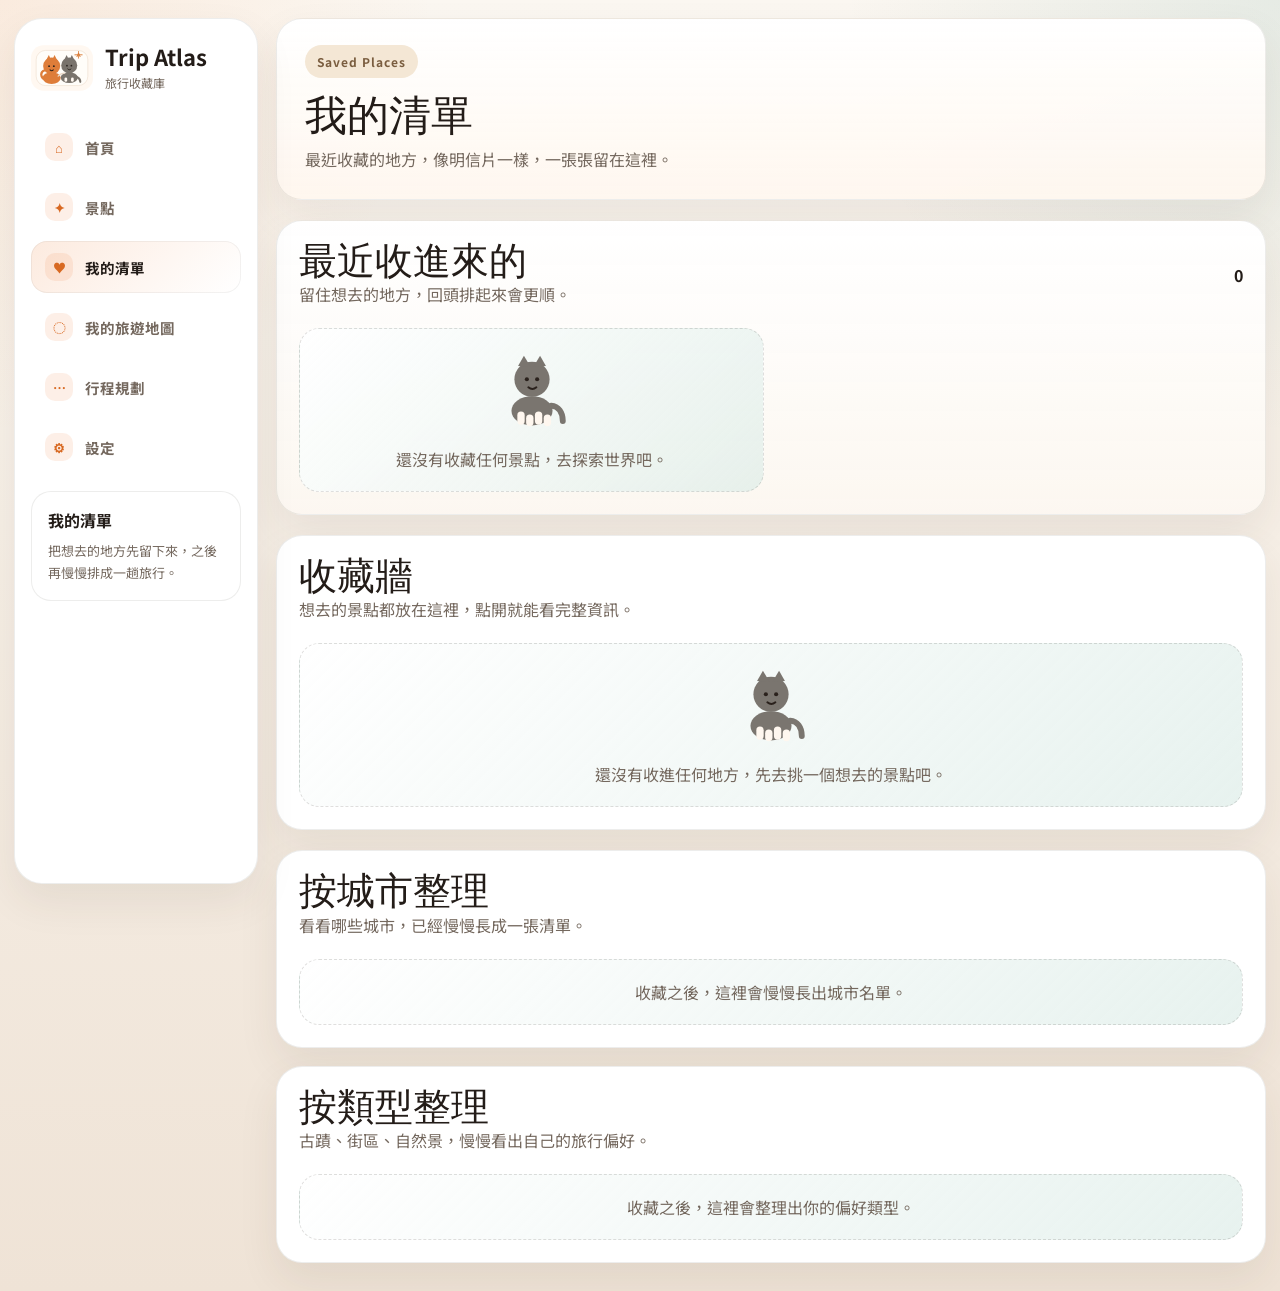
<file: favorites.html>
<!doctype html>
<html lang="zh-Hant">
<head>
  <meta charset="utf-8">
  <meta name="viewport" content="width=device-width, initial-scale=1">
  <title>我的清單｜Trip Atlas</title>
  <meta name="description" content="把最近收藏的景點，像明信片一樣收進自己的旅行冊。">
  <link rel="manifest" href="./manifest.webmanifest">
  <link rel="preconnect" href="https://fonts.googleapis.com">
  <link rel="preconnect" href="https://fonts.gstatic.com" crossorigin>
  <link href="https://fonts.googleapis.com/css2?family=Noto+Sans+TC:wght@400;500;700;900&family=DM+Serif+Display&display=swap" rel="stylesheet">
  <link rel="stylesheet" href="./assets/site.css">
</head>
<body data-page="favorites">
  <div class="loading-overlay" id="loadingOverlay">
    <div class="loading-box">
      <h2>探索世界中...</h2>
      <p>把你最近留下來的收藏整理成一面旅行牆。</p>
    </div>
  </div>

  <div class="toast" id="toast" aria-live="polite"></div>

  <main class="page-shell">
    <div class="layout">
      <aside class="sidebar">
        <div class="brand" id="brandButton" role="button" tabindex="0" aria-label="Trip Atlas Logo">
          <img class="brand__mark" src="./assets/images/brand-cats.svg?v=20260623b" alt="兩隻旅行貓">
          <div class="brand__text">
            <strong>Trip Atlas</strong>
            <span>旅行收藏庫</span>
          </div>
        </div>

        <nav class="nav-list" aria-label="主要導航">
          <a class="nav-link" href="./index.html"><span class="nav-link__icon">⌂</span>首頁</a>
          <a class="nav-link" href="./explore.html"><span class="nav-link__icon">✦</span>景點</a>
          <a class="nav-link is-active" href="./favorites.html"><span class="nav-link__icon">♥</span>我的清單</a>
          <a class="nav-link" href="./map.html"><span class="nav-link__icon">◌</span>我的旅遊地圖</a>
          <a class="nav-link" href="./planner.html"><span class="nav-link__icon">⋯</span>行程規劃</a>
          <a class="nav-link" href="./settings.html"><span class="nav-link__icon">⚙</span>設定</a>
        </nav>

        <div class="sidebar-note">
          <h3>我的清單</h3>
          <p>把想去的地方先留下來，之後再慢慢排成一趟旅行。</p>
        </div>
      </aside>

      <section class="main-column favorites-layout">
        <section class="page-header favorites-page-header">
          <span class="page-header__eyebrow">Saved Places</span>
          <h1>我的清單</h1>
          <p>最近收藏的地方，像明信片一樣，一張張留在這裡。</p>
        </section>

        <section class="section-card favorites-hero-card">
          <div class="section-head favorites-inline-head">
            <div>
              <h2>最近收進來的</h2>
              <p>留住想去的地方，回頭排起來會更順。</p>
            </div>
            <strong class="home-count" id="favoriteCount">0</strong>
          </div>
          <div class="favorite-list favorite-list--wide" id="favoriteRecent"></div>
        </section>

        <section class="section-card">
          <div class="section-head">
            <div>
              <h2>收藏牆</h2>
              <p>想去的景點都放在這裡，點開就能看完整資訊。</p>
            </div>
          </div>
          <div class="favorites-shelf" id="favoritesShelf"></div>
        </section>

        <div class="favorites-groups">
          <section class="section-card">
            <div class="section-head">
              <div>
                <h2>按城市整理</h2>
                <p>看看哪些城市，已經慢慢長成一張清單。</p>
              </div>
            </div>
            <div class="archive-grid" id="favoritesByCity"></div>
          </section>

          <section class="section-card">
            <div class="section-head">
              <div>
                <h2>按類型整理</h2>
                <p>古蹟、街區、自然景，慢慢看出自己的旅行偏好。</p>
              </div>
            </div>
            <div class="archive-grid" id="favoritesByCategory"></div>
          </section>
        </div>
      </section>
    </div>
  </main>

  <nav class="mobile-nav" aria-label="手機版導航">
    <a href="./index.html"><span>⌂</span><span>首頁</span></a>
    <a href="./explore.html"><span>✦</span><span>景點</span></a>
    <a class="is-active" href="./favorites.html"><span>♥</span><span>清單</span></a>
    <a href="./map.html"><span>◌</span><span>足跡</span></a>
    <a href="./planner.html"><span>⋯</span><span>規劃</span></a>
    <a href="./settings.html"><span>⚙</span><span>設定</span></a>
  </nav>

  <script src="./assets/data.js"></script>
  <script src="./assets/app.js"></script>
</body>
</html>
</file>
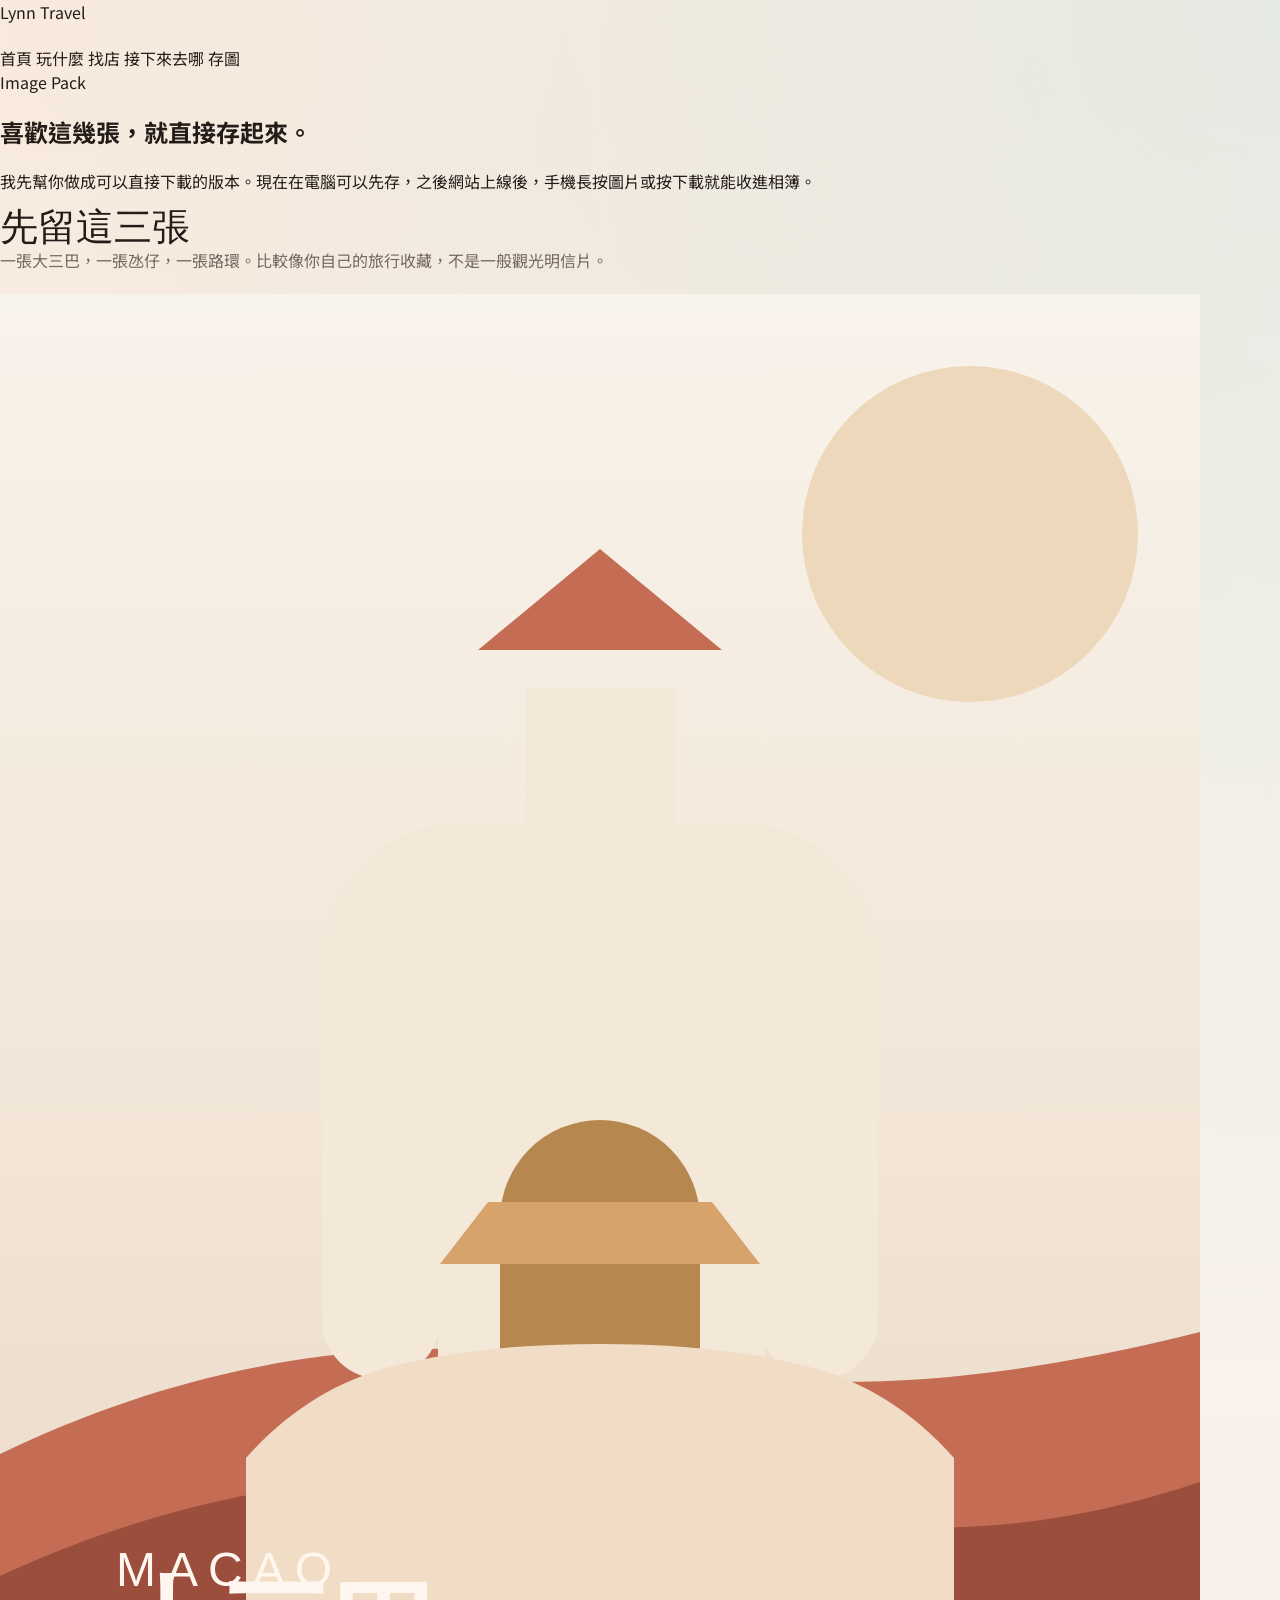
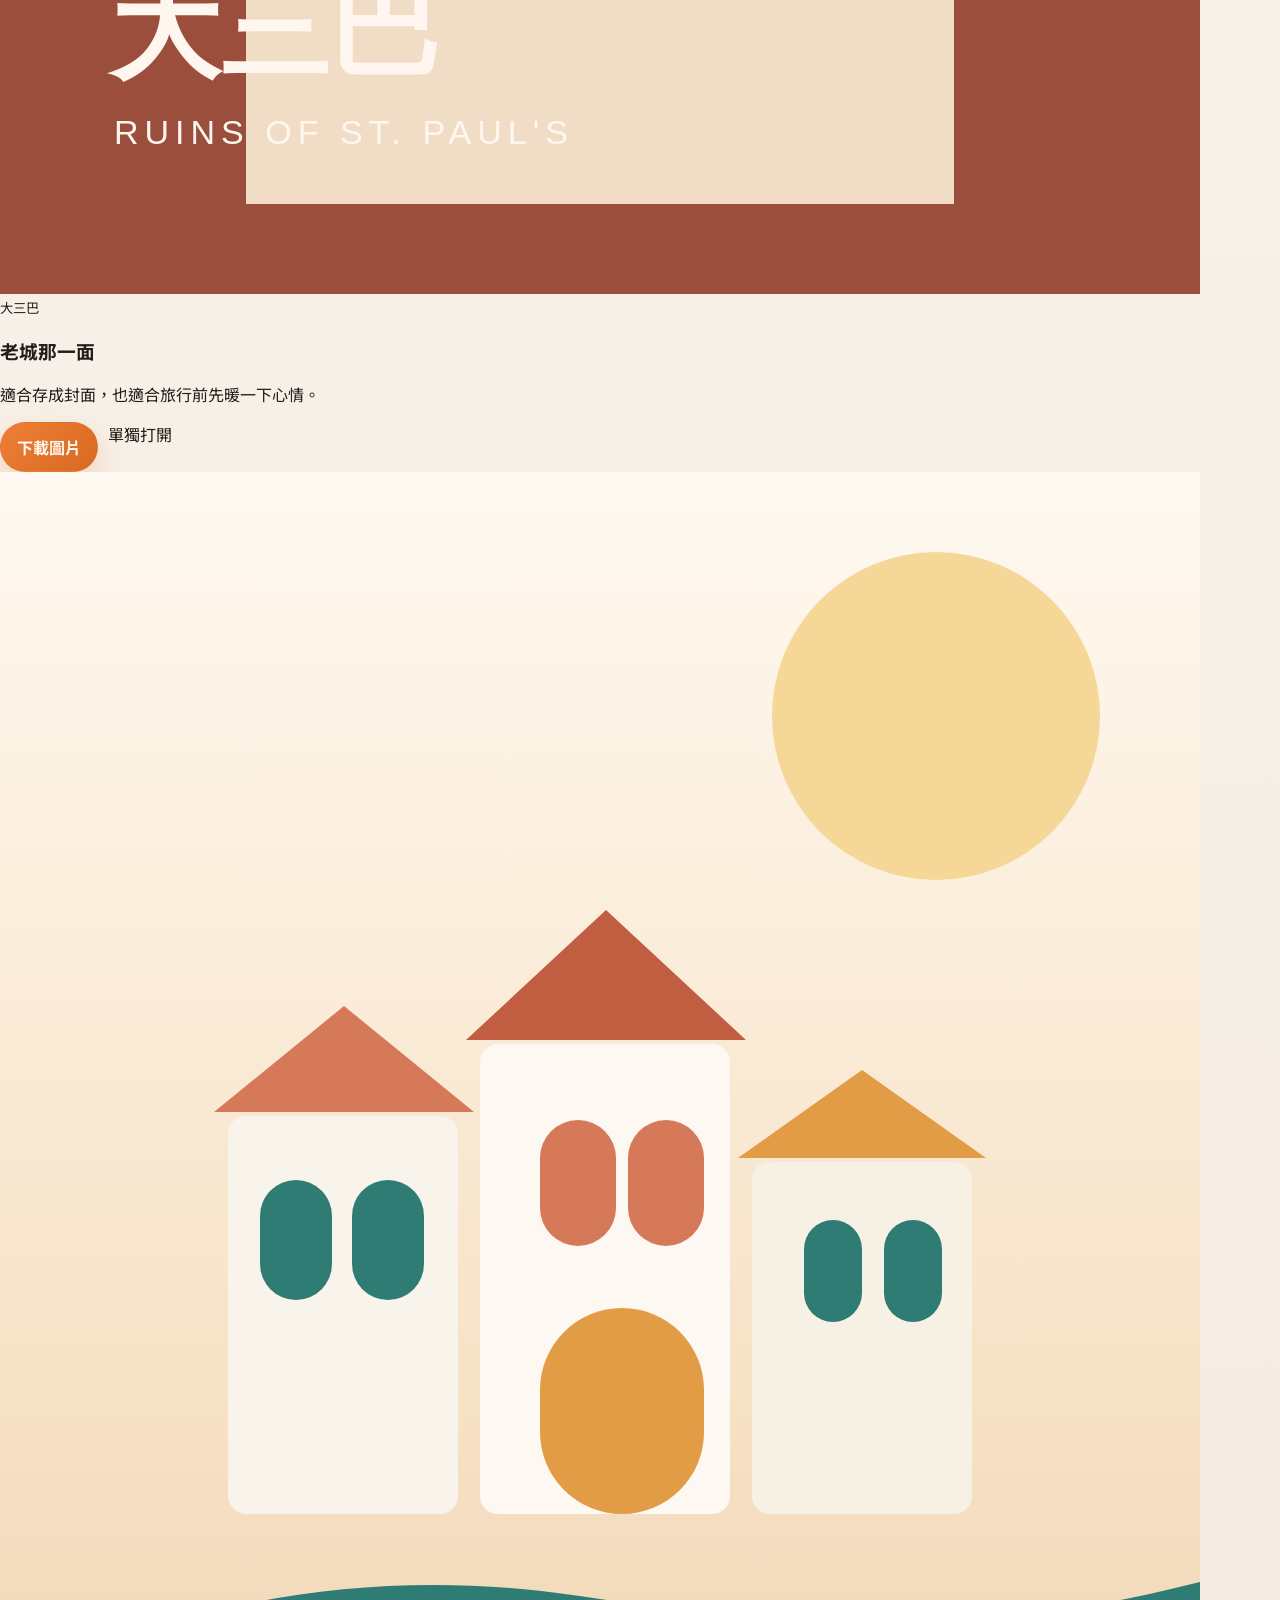
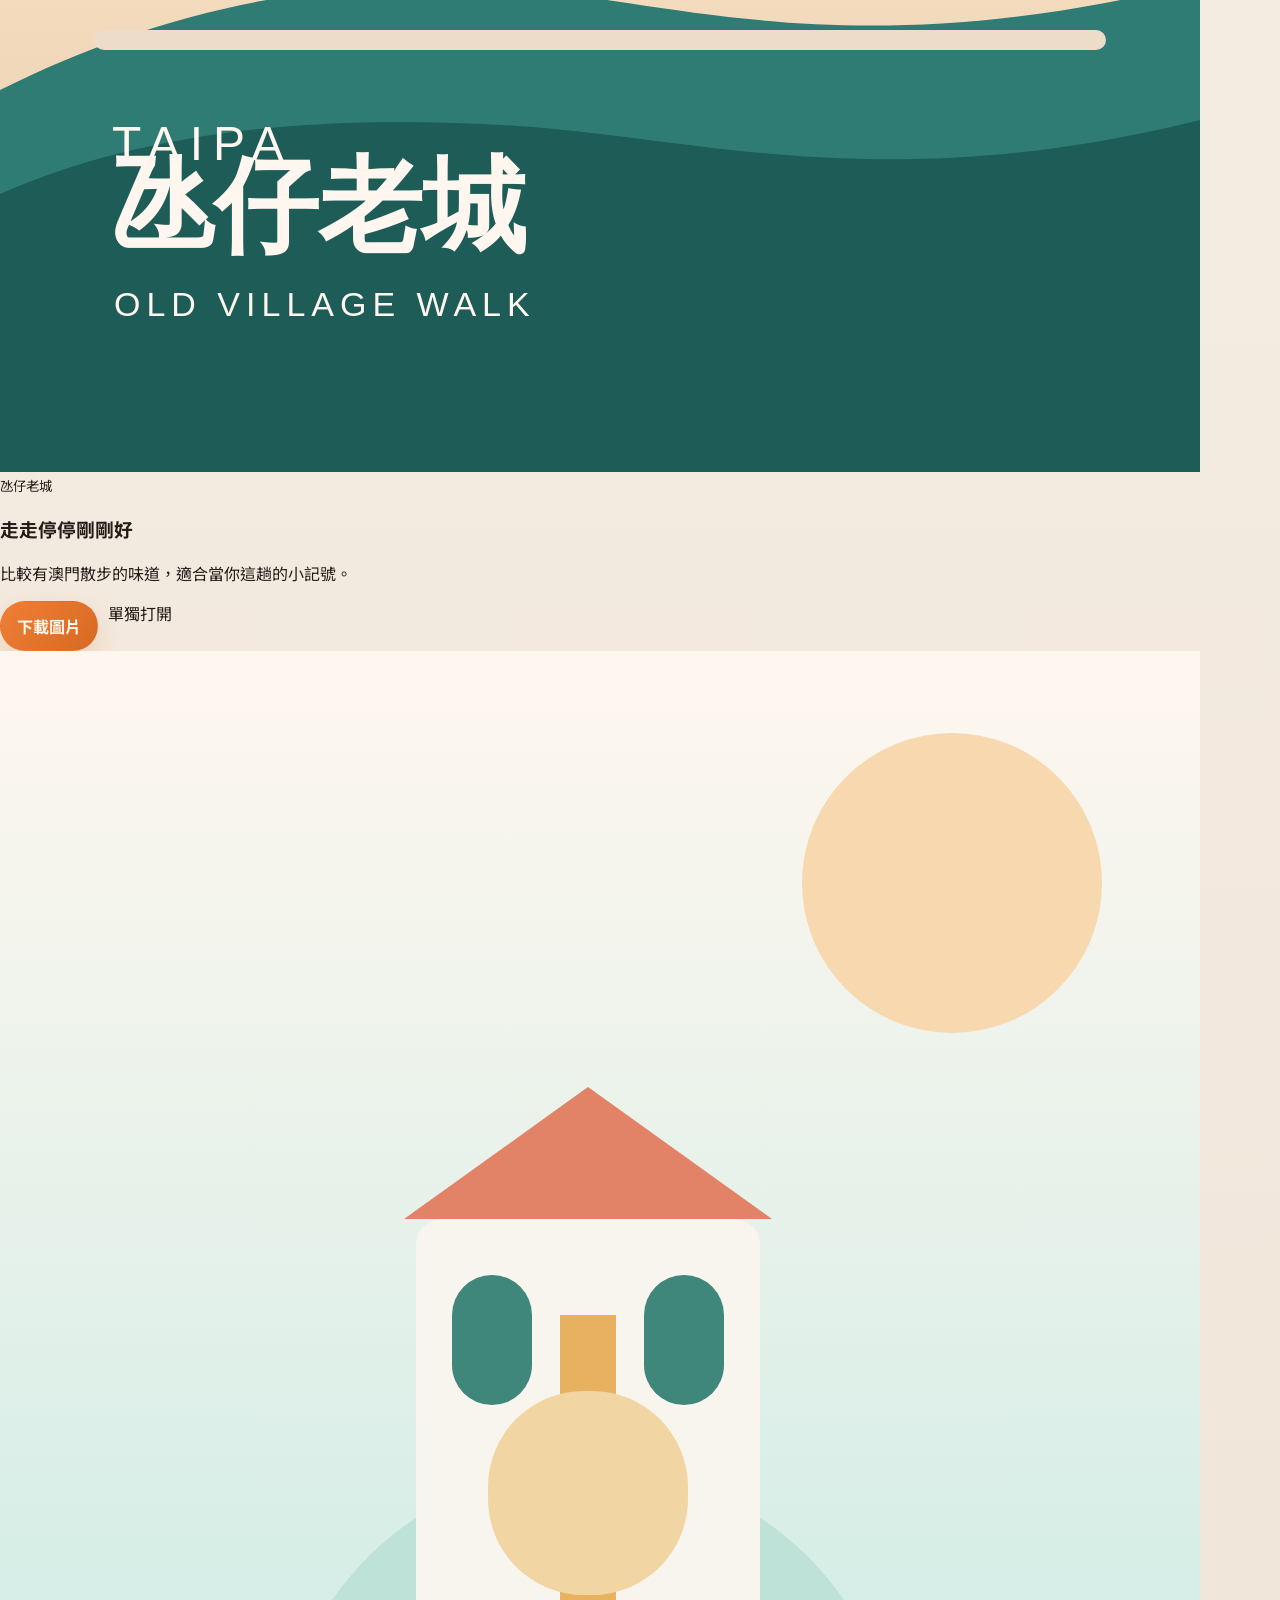
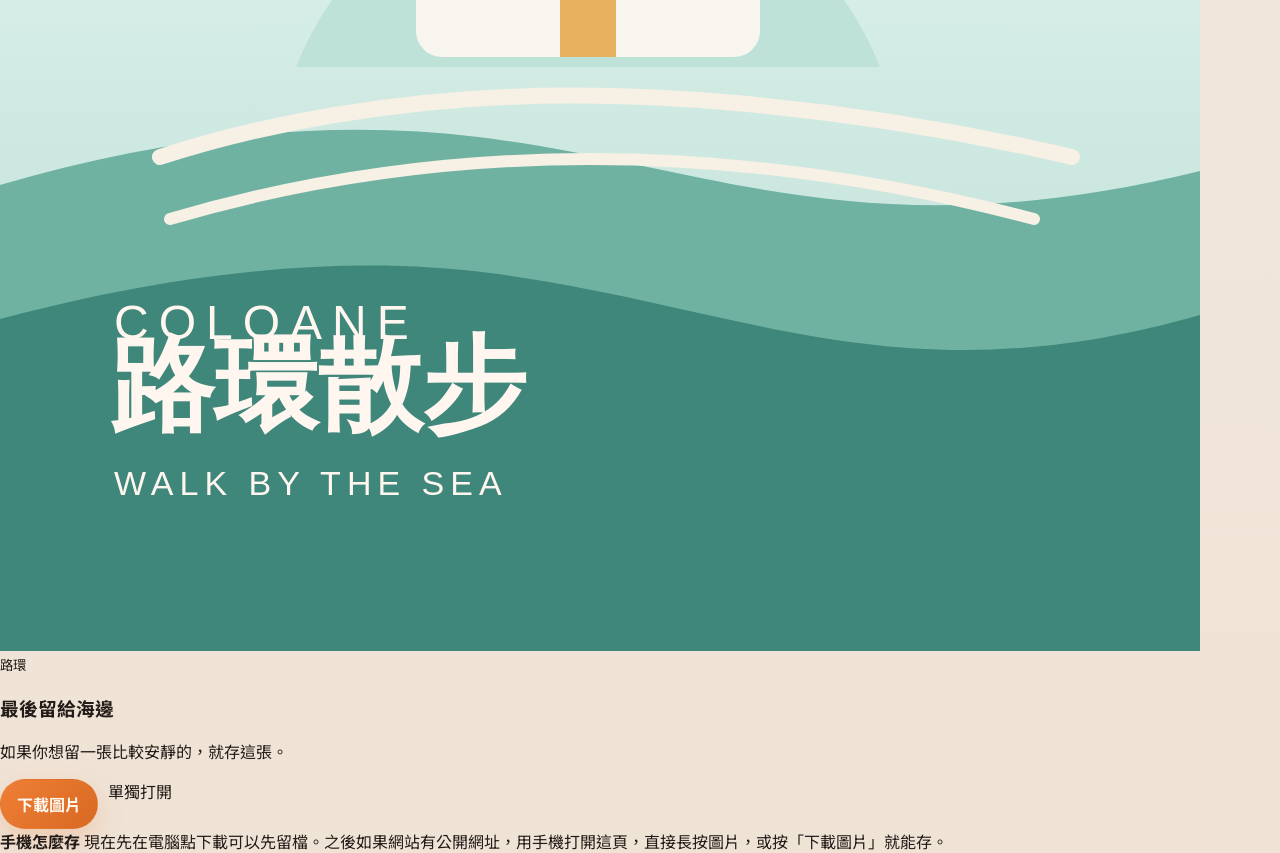
<file: image-pack.html>
<!doctype html>
<html lang="zh-Hant">
<head>
  <meta charset="utf-8">
  <meta name="viewport" content="width=device-width, initial-scale=1">
  <title>存圖｜Lynn Travel</title>
  <meta name="description" content="把澳門旅行圖片存到手機。">
  <link rel="preconnect" href="https://fonts.googleapis.com">
  <link rel="preconnect" href="https://fonts.gstatic.com" crossorigin>
  <link href="https://fonts.googleapis.com/css2?family=Noto+Sans+TC:wght@400;500;700;900&family=DM+Serif+Display&display=swap" rel="stylesheet">
  <link rel="stylesheet" href="./assets/site.css">
</head>
<body>
  <main class="shell">
    <section class="topbar">
      <div class="brand">Lynn Travel</div>
      <nav class="nav">
        <a href="./start-here.html">首頁</a>
        <a href="./macau.html">玩什麼</a>
        <a href="./explore.html">找店</a>
        <a href="./assistant.html">接下來去哪</a>
        <a class="active" href="./image-pack.html">存圖</a>
      </nav>
    </section>

    <section class="hero hero--assistant">
      <div class="eyebrow">Image Pack</div>
      <h1>喜歡這幾張，就直接存起來。</h1>
      <p>我先幫你做成可以直接下載的版本。現在在電腦可以先存，之後網站上線後，手機長按圖片或按下載就能收進相簿。</p>
    </section>

    <section class="section">
      <div class="section-head">
        <div>
          <h2>先留這三張</h2>
          <p>一張大三巴，一張氹仔，一張路環。比較像你自己的旅行收藏，不是一般觀光明信片。</p>
        </div>
      </div>

      <div class="download-grid">
        <article class="download-card">
          <img class="download-card__image" src="./assets/images/macau-ruins-poster.svg" alt="大三巴旅行海報">
          <div class="download-card__copy">
            <small class="meta-tag meta-tag--dark">大三巴</small>
            <h3>老城那一面</h3>
            <p>適合存成封面，也適合旅行前先暖一下心情。</p>
            <div class="button-row">
              <a class="primary-button" href="./assets/images/macau-ruins-poster.svg" download="lynn-travel-macau-ruins.svg">下載圖片</a>
              <a class="button" href="./assets/images/macau-ruins-poster.svg" target="_blank" rel="noopener">單獨打開</a>
            </div>
          </div>
        </article>

        <article class="download-card">
          <img class="download-card__image" src="./assets/images/macau-taipa-poster.svg" alt="氹仔老城旅行海報">
          <div class="download-card__copy">
            <small class="meta-tag meta-tag--dark">氹仔老城</small>
            <h3>走走停停剛剛好</h3>
            <p>比較有澳門散步的味道，適合當你這趟的小記號。</p>
            <div class="button-row">
              <a class="primary-button" href="./assets/images/macau-taipa-poster.svg" download="lynn-travel-macau-taipa.svg">下載圖片</a>
              <a class="button" href="./assets/images/macau-taipa-poster.svg" target="_blank" rel="noopener">單獨打開</a>
            </div>
          </div>
        </article>

        <article class="download-card">
          <img class="download-card__image" src="./assets/images/macau-coloane-poster.svg" alt="路環散步旅行海報">
          <div class="download-card__copy">
            <small class="meta-tag meta-tag--dark">路環</small>
            <h3>最後留給海邊</h3>
            <p>如果你想留一張比較安靜的，就存這張。</p>
            <div class="button-row">
              <a class="primary-button" href="./assets/images/macau-coloane-poster.svg" download="lynn-travel-macau-coloane.svg">下載圖片</a>
              <a class="button" href="./assets/images/macau-coloane-poster.svg" target="_blank" rel="noopener">單獨打開</a>
            </div>
          </div>
        </article>
      </div>
    </section>

    <section class="section">
      <div class="soft-banner">
        <strong>手機怎麼存</strong>
        現在先在電腦點下載可以先留檔。之後如果網站有公開網址，用手機打開這頁，直接長按圖片，或按「下載圖片」就能存。
      </div>
    </section>
  </main>
</body>
</html>
</file>
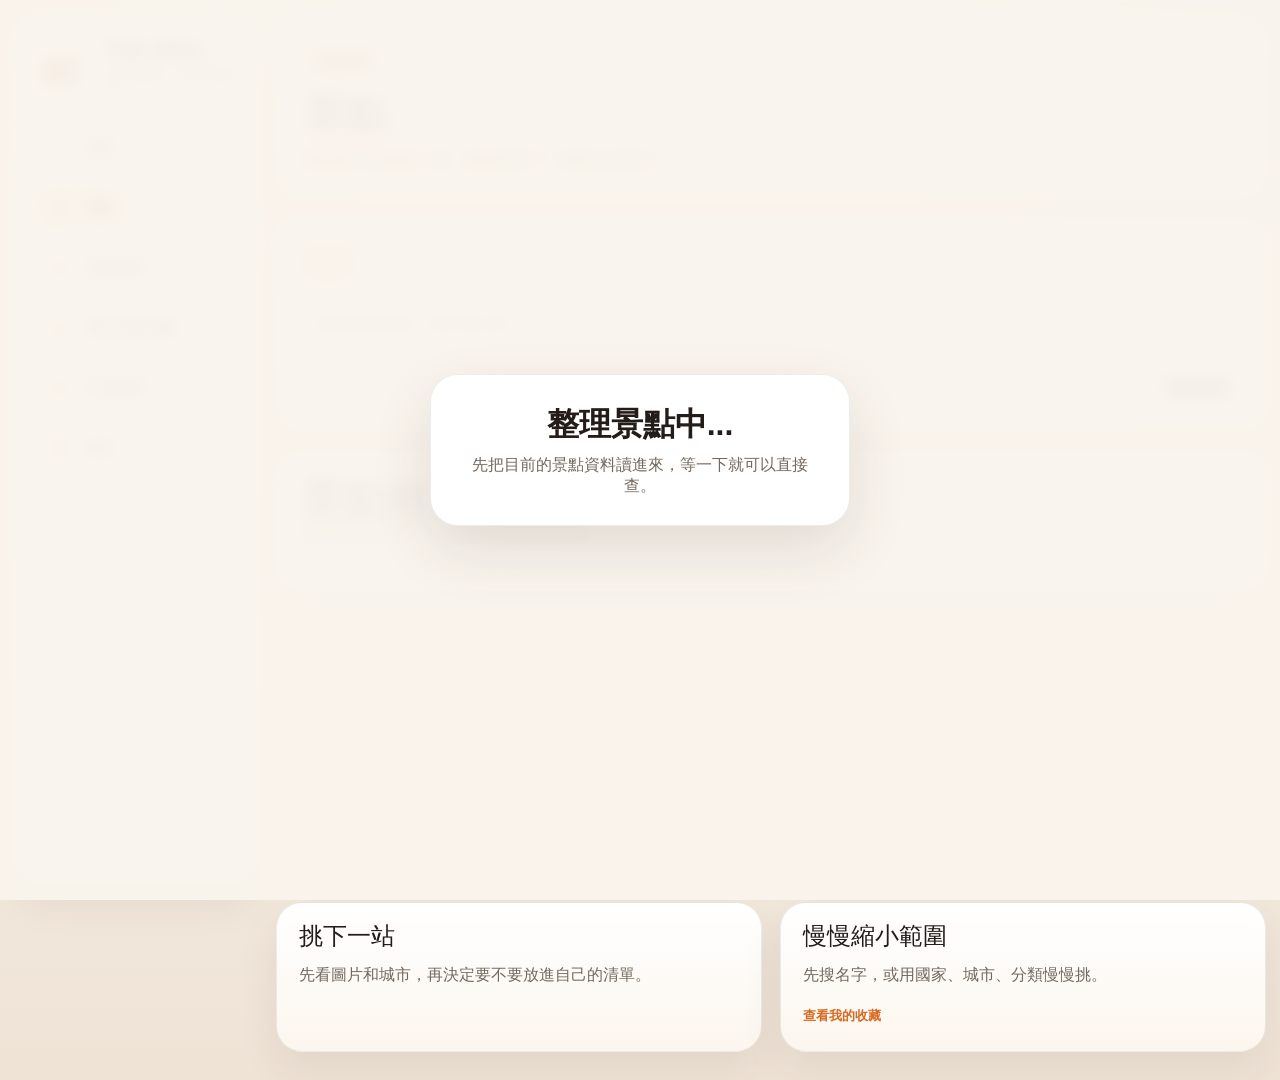
<file: macau.html>
<!doctype html>
<html lang="zh-Hant">
<head>
  <meta charset="utf-8">
  <meta http-equiv="refresh" content="0; url=./explore.html?q=%E6%BE%B3%E9%96%80">
  <meta name="viewport" content="width=device-width, initial-scale=1">
  <title>澳門精選｜Trip Atlas</title>
</head>
<body>
  <p>正在帶你前往澳門景點整理頁面：<a href="./explore.html?q=%E6%BE%B3%E9%96%80">如果沒有自動跳轉，點這裡</a></p>
</body>
</html>
</file>
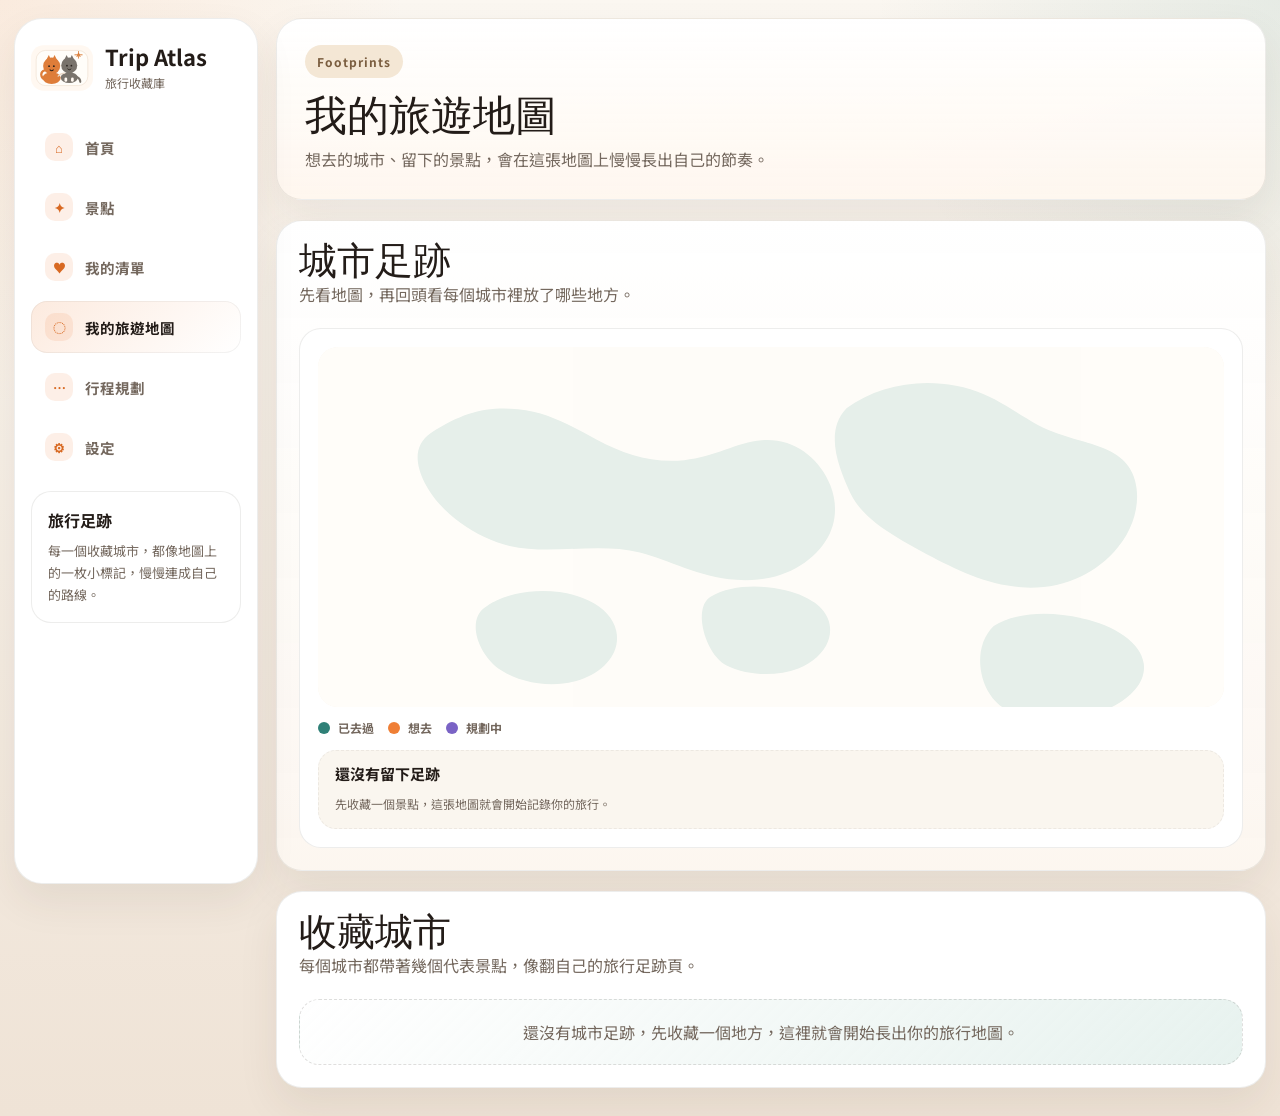
<file: map.html>
<!doctype html>
<html lang="zh-Hant">
<head>
  <meta charset="utf-8">
  <meta name="viewport" content="width=device-width, initial-scale=1">
  <title>我的旅遊地圖｜Trip Atlas</title>
  <meta name="description" content="把已經收藏的城市與景點，慢慢長成自己的旅行足跡。">
  <link rel="manifest" href="./manifest.webmanifest">
  <link rel="preconnect" href="https://fonts.googleapis.com">
  <link rel="preconnect" href="https://fonts.gstatic.com" crossorigin>
  <link href="https://fonts.googleapis.com/css2?family=Noto+Sans+TC:wght@400;500;700;900&family=DM+Serif+Display&display=swap" rel="stylesheet">
  <link rel="stylesheet" href="./assets/site.css">
</head>
<body data-page="map">
  <div class="loading-overlay" id="loadingOverlay">
    <div class="loading-box">
      <h2>探索世界中...</h2>
      <p>把收藏城市慢慢拼成你的旅行足跡。</p>
    </div>
  </div>

  <div class="toast" id="toast" aria-live="polite"></div>

  <main class="page-shell">
    <div class="layout">
      <aside class="sidebar">
        <div class="brand" id="brandButton" role="button" tabindex="0" aria-label="Trip Atlas Logo">
          <img class="brand__mark" src="./assets/images/brand-cats.svg?v=20260623b" alt="兩隻旅行貓">
          <div class="brand__text">
            <strong>Trip Atlas</strong>
            <span>旅行收藏庫</span>
          </div>
        </div>

        <nav class="nav-list" aria-label="主要導航">
          <a class="nav-link" href="./index.html"><span class="nav-link__icon">⌂</span>首頁</a>
          <a class="nav-link" href="./explore.html"><span class="nav-link__icon">✦</span>景點</a>
          <a class="nav-link" href="./favorites.html"><span class="nav-link__icon">♥</span>我的清單</a>
          <a class="nav-link is-active" href="./map.html"><span class="nav-link__icon">◌</span>我的旅遊地圖</a>
          <a class="nav-link" href="./planner.html"><span class="nav-link__icon">⋯</span>行程規劃</a>
          <a class="nav-link" href="./settings.html"><span class="nav-link__icon">⚙</span>設定</a>
        </nav>

        <div class="sidebar-note">
          <h3>旅行足跡</h3>
          <p>每一個收藏城市，都像地圖上的一枚小標記，慢慢連成自己的路線。</p>
        </div>
      </aside>

      <section class="main-column map-layout">
        <section class="page-header map-page-header">
          <span class="page-header__eyebrow">Footprints</span>
          <h1>我的旅遊地圖</h1>
          <p>想去的城市、留下的景點，會在這張地圖上慢慢長出自己的節奏。</p>
        </section>

        <section class="section-card map-stage-card">
          <div class="section-head">
            <div>
              <h2>城市足跡</h2>
              <p>先看地圖，再回頭看每個城市裡放了哪些地方。</p>
            </div>
          </div>
          <div class="map-card map-card--feature">
            <div class="map-canvas map-canvas--feature" id="travelMapPins">
              <img src="./assets/images/world-map-soft.svg" alt="世界地圖">
            </div>
            <div class="map-legend">
              <span><i style="background:#2f8077;"></i>已去過</span>
              <span><i style="background:#ef7f36;"></i>想去</span>
              <span><i style="background:#7a63c5;"></i>規劃中</span>
            </div>
            <div class="map-note-list" id="travelMapNotes"></div>
          </div>
        </section>

        <section class="section-card">
          <div class="section-head">
            <div>
              <h2>收藏城市</h2>
              <p>每個城市都帶著幾個代表景點，像翻自己的旅行足跡頁。</p>
            </div>
          </div>
          <div class="footprint-grid" id="mapFootprintList"></div>
        </section>
      </section>
    </div>
  </main>

  <nav class="mobile-nav" aria-label="手機版導航">
    <a href="./index.html"><span>⌂</span><span>首頁</span></a>
    <a href="./explore.html"><span>✦</span><span>景點</span></a>
    <a href="./favorites.html"><span>♥</span><span>清單</span></a>
    <a class="is-active" href="./map.html"><span>◌</span><span>足跡</span></a>
    <a href="./planner.html"><span>⋯</span><span>規劃</span></a>
    <a href="./settings.html"><span>⚙</span><span>設定</span></a>
  </nav>

  <script src="./assets/data.js"></script>
  <script src="./assets/app.js"></script>
</body>
</html>
</file>
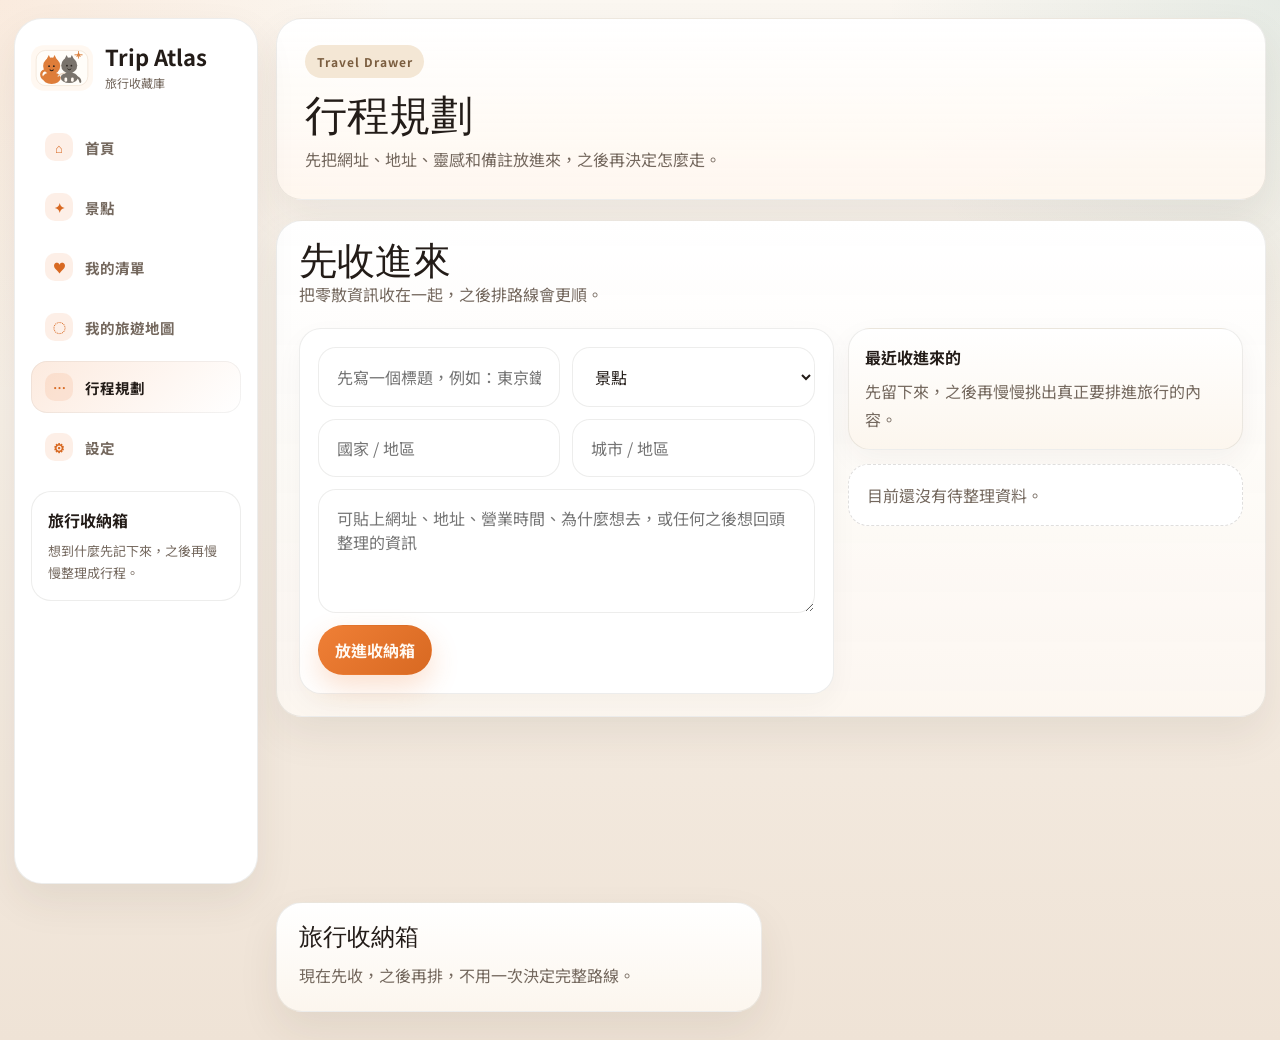
<file: planner.html>
<!doctype html>
<html lang="zh-Hant">
<head>
  <meta charset="utf-8">
  <meta name="viewport" content="width=device-width, initial-scale=1">
  <title>旅行收納箱｜Trip Atlas</title>
  <meta name="description" content="先把零散靈感收進來，再慢慢整理成下一段旅行。">
  <link rel="manifest" href="./manifest.webmanifest">
  <link rel="preconnect" href="https://fonts.googleapis.com">
  <link rel="preconnect" href="https://fonts.gstatic.com" crossorigin>
  <link href="https://fonts.googleapis.com/css2?family=Noto+Sans+TC:wght@400;500;700;900&family=DM+Serif+Display&display=swap" rel="stylesheet">
  <link rel="stylesheet" href="./assets/site.css">
</head>
<body data-page="planner">
  <div class="loading-overlay" id="loadingOverlay">
    <div class="loading-box">
      <h2>探索世界中...</h2>
      <p>把你想留下的資料先收一輪。</p>
    </div>
  </div>

  <div class="toast" id="toast" aria-live="polite"></div>

  <main class="page-shell">
    <div class="layout">
      <aside class="sidebar">
        <div class="brand" id="brandButton" role="button" tabindex="0" aria-label="Trip Atlas Logo">
          <img class="brand__mark" src="./assets/images/brand-cats.svg?v=20260623b" alt="兩隻旅行貓">
          <div class="brand__text">
            <strong>Trip Atlas</strong>
            <span>旅行收藏庫</span>
          </div>
        </div>

        <nav class="nav-list" aria-label="主要導航">
          <a class="nav-link" href="./index.html"><span class="nav-link__icon">⌂</span>首頁</a>
          <a class="nav-link" href="./explore.html"><span class="nav-link__icon">✦</span>景點</a>
          <a class="nav-link" href="./favorites.html"><span class="nav-link__icon">♥</span>我的清單</a>
          <a class="nav-link" href="./map.html"><span class="nav-link__icon">◌</span>我的旅遊地圖</a>
          <a class="nav-link is-active" href="./planner.html"><span class="nav-link__icon">⋯</span>行程規劃</a>
          <a class="nav-link" href="./settings.html"><span class="nav-link__icon">⚙</span>設定</a>
        </nav>

        <div class="sidebar-note">
          <h3>旅行收納箱</h3>
          <p>想到什麼先記下來，之後再慢慢整理成行程。</p>
        </div>
      </aside>

      <section class="main-column planner-layout">
        <section class="page-header planner-page-header">
          <span class="page-header__eyebrow">Travel Drawer</span>
          <h1>行程規劃</h1>
          <p>先把網址、地址、靈感和備註放進來，之後再決定怎麼走。</p>
        </section>

        <section class="planner-card planner-workspace">
          <div class="section-head">
            <div>
              <h2>先收進來</h2>
              <p>把零散資訊收在一起，之後排路線會更順。</p>
            </div>
          </div>

          <div class="planner-grid planner-grid--ui30">
            <form class="collector-form planner-form-card" id="collectorForm">
              <div class="collector-row">
                <input class="collector-input" type="text" name="title" placeholder="先寫一個標題，例如：東京鐵塔夜景">
                <select class="collector-select" name="type">
                  <option value="景點">景點</option>
                  <option value="小吃">小吃</option>
                  <option value="住宿">住宿</option>
                  <option value="靈感">靈感</option>
                </select>
              </div>
              <div class="collector-row">
                <input class="collector-input" type="text" name="country" placeholder="國家 / 地區">
                <input class="collector-input" type="text" name="city" placeholder="城市 / 地區">
              </div>
              <textarea class="collector-textarea" name="note" placeholder="可貼上網址、地址、營業時間、為什麼想去，或任何之後想回頭整理的資訊"></textarea>
              <div>
                <button class="primary-button" type="submit">放進收納箱</button>
              </div>
            </form>

            <div class="planner-side-column">
              <div class="collector-note planner-note-card">
                <h4>最近收進來的</h4>
                <p>先留下來，之後再慢慢挑出真正要排進旅行的內容。</p>
              </div>
              <div class="saved-list" id="savedCollectorList"></div>
            </div>
          </div>
        </section>
      </section>

      <aside class="rail-column planner-rail">
        <section class="rail-card planner-rail-card">
          <h3>旅行收納箱</h3>
          <p>現在先收，之後再排，不用一次決定完整路線。</p>
        </section>
      </aside>
    </div>
  </main>

  <nav class="mobile-nav" aria-label="手機版導航">
    <a href="./index.html"><span>⌂</span><span>首頁</span></a>
    <a href="./explore.html"><span>✦</span><span>景點</span></a>
    <a href="./favorites.html"><span>♥</span><span>清單</span></a>
    <a href="./map.html"><span>◌</span><span>足跡</span></a>
    <a class="is-active" href="./planner.html"><span>⋯</span><span>規劃</span></a>
    <a href="./settings.html"><span>⚙</span><span>設定</span></a>
  </nav>

  <script src="./assets/data.js"></script>
  <script src="./assets/app.js"></script>
</body>
</html>
</file>
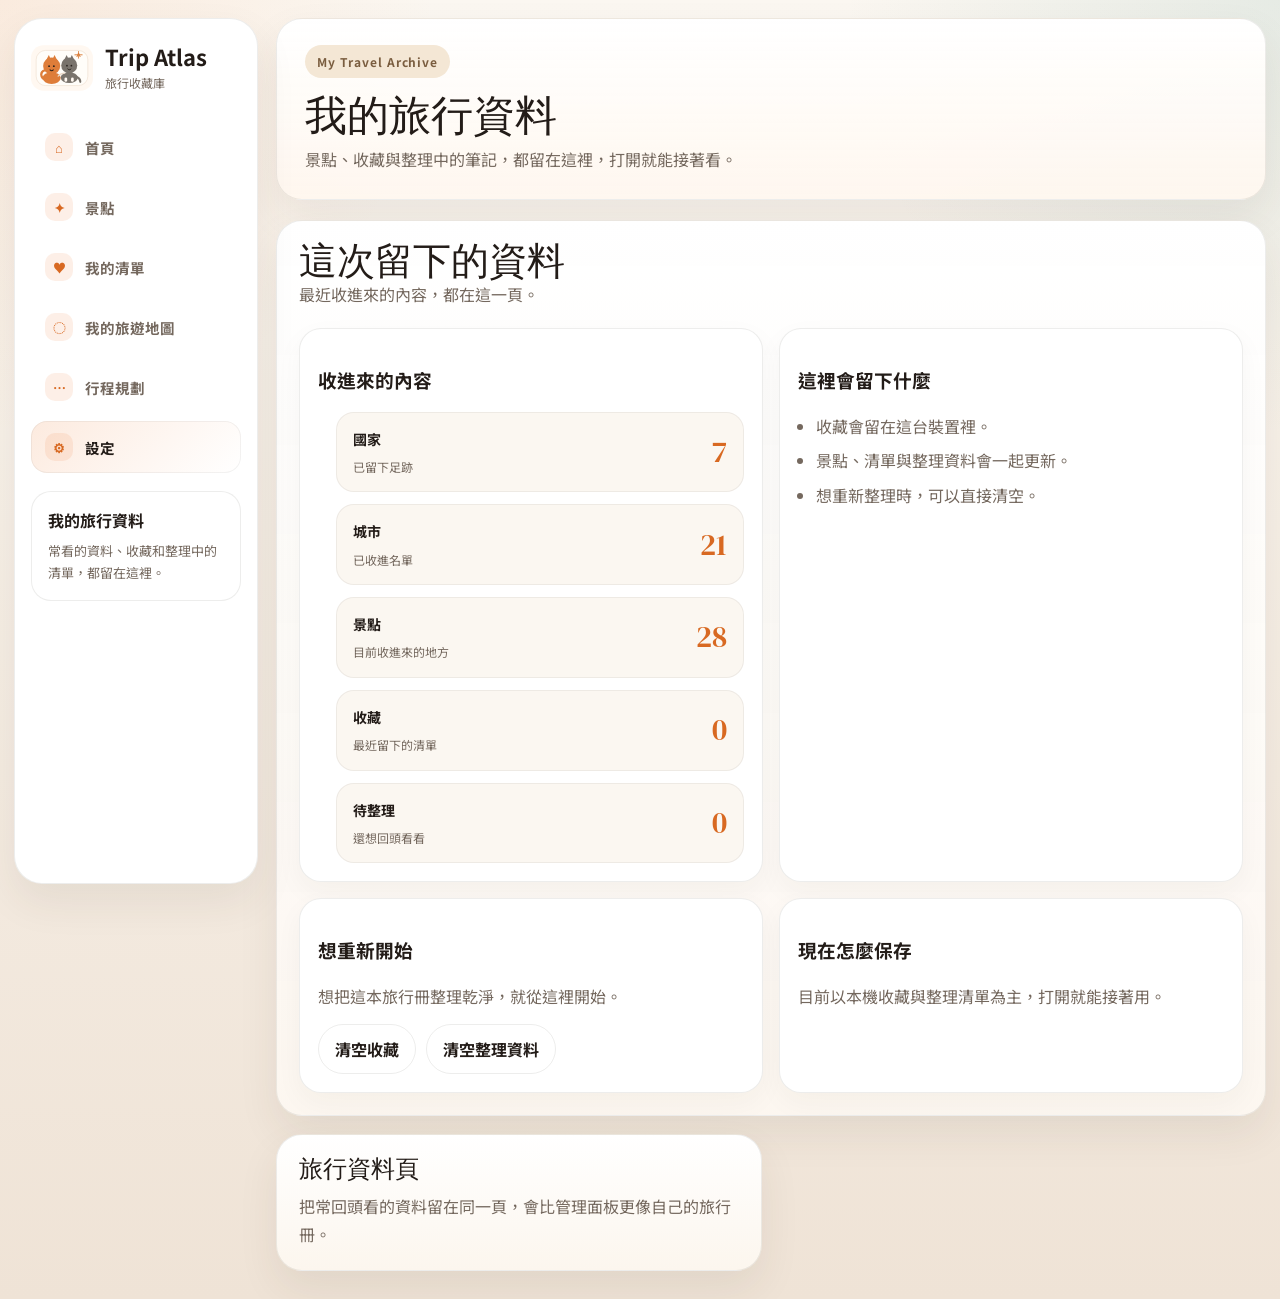
<file: settings.html>
<!doctype html>
<html lang="zh-Hant">
<head>
  <meta charset="utf-8">
  <meta name="viewport" content="width=device-width, initial-scale=1">
  <title>我的旅行資料｜Trip Atlas</title>
  <meta name="description" content="查看你留下來的旅行資料與收藏摘要。">
  <link rel="manifest" href="./manifest.webmanifest">
  <link rel="preconnect" href="https://fonts.googleapis.com">
  <link rel="preconnect" href="https://fonts.gstatic.com" crossorigin>
  <link href="https://fonts.googleapis.com/css2?family=Noto+Sans+TC:wght@400;500;700;900&family=DM+Serif+Display&display=swap" rel="stylesheet">
  <link rel="stylesheet" href="./assets/site.css">
</head>
<body data-page="settings">
  <div class="loading-overlay" id="loadingOverlay">
    <div class="loading-box">
      <h2>探索世界中...</h2>
      <p>把你的本機收藏整理乾淨。</p>
    </div>
  </div>

  <div class="toast" id="toast" aria-live="polite"></div>

  <main class="page-shell">
    <div class="layout">
      <aside class="sidebar">
        <div class="brand" id="brandButton" role="button" tabindex="0" aria-label="Trip Atlas Logo">
          <img class="brand__mark" src="./assets/images/brand-cats.svg?v=20260623b" alt="兩隻旅行貓">
          <div class="brand__text">
            <strong>Trip Atlas</strong>
            <span>旅行收藏庫</span>
          </div>
        </div>

        <nav class="nav-list" aria-label="主要導航">
          <a class="nav-link" href="./index.html"><span class="nav-link__icon">⌂</span>首頁</a>
          <a class="nav-link" href="./explore.html"><span class="nav-link__icon">✦</span>景點</a>
          <a class="nav-link" href="./favorites.html"><span class="nav-link__icon">♥</span>我的清單</a>
          <a class="nav-link" href="./map.html"><span class="nav-link__icon">◌</span>我的旅遊地圖</a>
          <a class="nav-link" href="./planner.html"><span class="nav-link__icon">⋯</span>行程規劃</a>
          <a class="nav-link is-active" href="./settings.html"><span class="nav-link__icon">⚙</span>設定</a>
        </nav>

        <div class="sidebar-note">
          <h3>我的旅行資料</h3>
          <p>常看的資料、收藏和整理中的清單，都留在這裡。</p>
        </div>
      </aside>

      <section class="main-column settings-layout">
        <section class="page-header settings-page-header">
          <span class="page-header__eyebrow">My Travel Archive</span>
          <h1>我的旅行資料</h1>
          <p>景點、收藏與整理中的筆記，都留在這裡，打開就能接著看。</p>
        </section>

        <section class="settings-card settings-overview-card">
          <div class="section-head">
            <div>
              <h2>這次留下的資料</h2>
              <p>最近收進來的內容，都在這一頁。</p>
            </div>
          </div>

          <div class="settings-grid settings-grid--ui30">
            <article class="settings-card settings-panel">
              <h3>收進來的內容</h3>
              <ul id="localSummary"></ul>
            </article>

            <article class="settings-card settings-panel">
              <h3>這裡會留下什麼</h3>
              <ul class="settings-note-list">
                <li>收藏會留在這台裝置裡。</li>
                <li>景點、清單與整理資料會一起更新。</li>
                <li>想重新整理時，可以直接清空。</li>
              </ul>
            </article>

            <article class="settings-card settings-panel">
              <h3>想重新開始</h3>
              <p>想把這本旅行冊整理乾淨，就從這裡開始。</p>
              <div class="button-row">
                <button class="ghost-button" id="clearFavorites" type="button">清空收藏</button>
                <button class="ghost-button" id="clearCollector" type="button">清空整理資料</button>
              </div>
            </article>

            <article class="settings-card settings-panel">
              <h3>現在怎麼保存</h3>
              <p>目前以本機收藏與整理清單為主，打開就能接著用。</p>
            </article>
          </div>
        </section>
      </section>

      <aside class="rail-column settings-rail">
        <section class="rail-card settings-rail-card">
          <h3>旅行資料頁</h3>
          <p>把常回頭看的資料留在同一頁，會比管理面板更像自己的旅行冊。</p>
        </section>
      </aside>
    </div>
  </main>

  <nav class="mobile-nav" aria-label="手機版導航">
    <a href="./index.html"><span>⌂</span><span>首頁</span></a>
    <a href="./explore.html"><span>✦</span><span>景點</span></a>
    <a href="./favorites.html"><span>♥</span><span>清單</span></a>
    <a href="./map.html"><span>◌</span><span>足跡</span></a>
    <a href="./planner.html"><span>⋯</span><span>規劃</span></a>
    <a class="is-active" href="./settings.html"><span>⚙</span><span>設定</span></a>
  </nav>

  <script src="./assets/data.js"></script>
  <script src="./assets/app.js"></script>
</body>
</html>
</file>
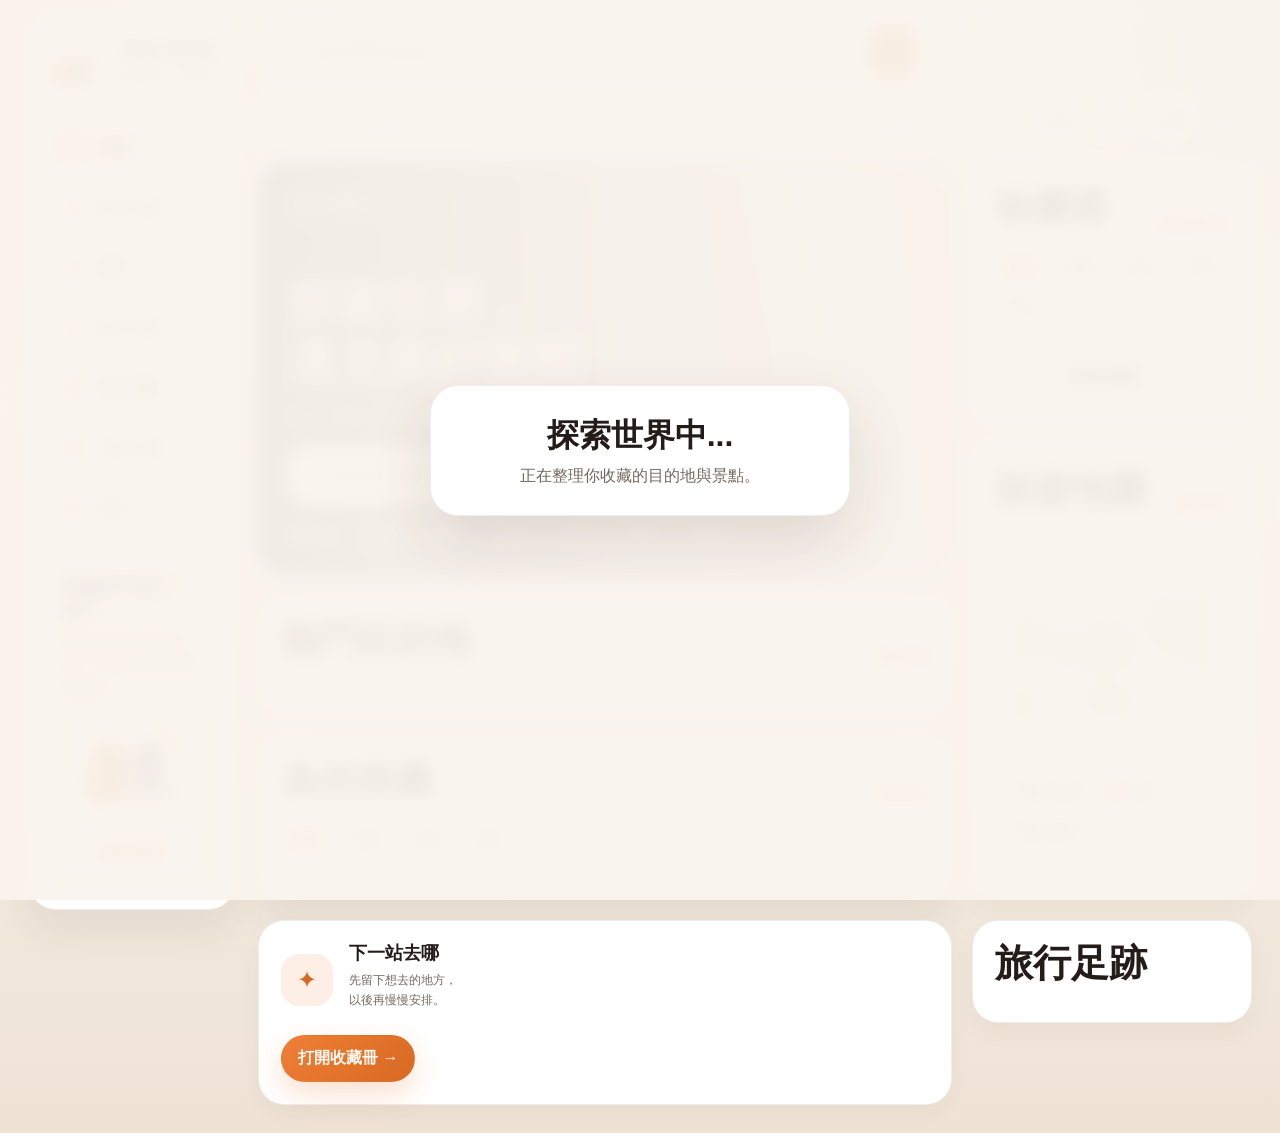
<file: start-here.html>
<!doctype html>
<html lang="zh-Hant">
<head>
  <meta charset="utf-8">
  <meta http-equiv="refresh" content="0; url=./index.html">
  <meta name="viewport" content="width=device-width, initial-scale=1">
  <title>Trip Atlas</title>
</head>
<body>
  <p>正在回到首頁：<a href="./index.html">如果沒有自動跳轉，點這裡</a></p>
</body>
</html>
</file>
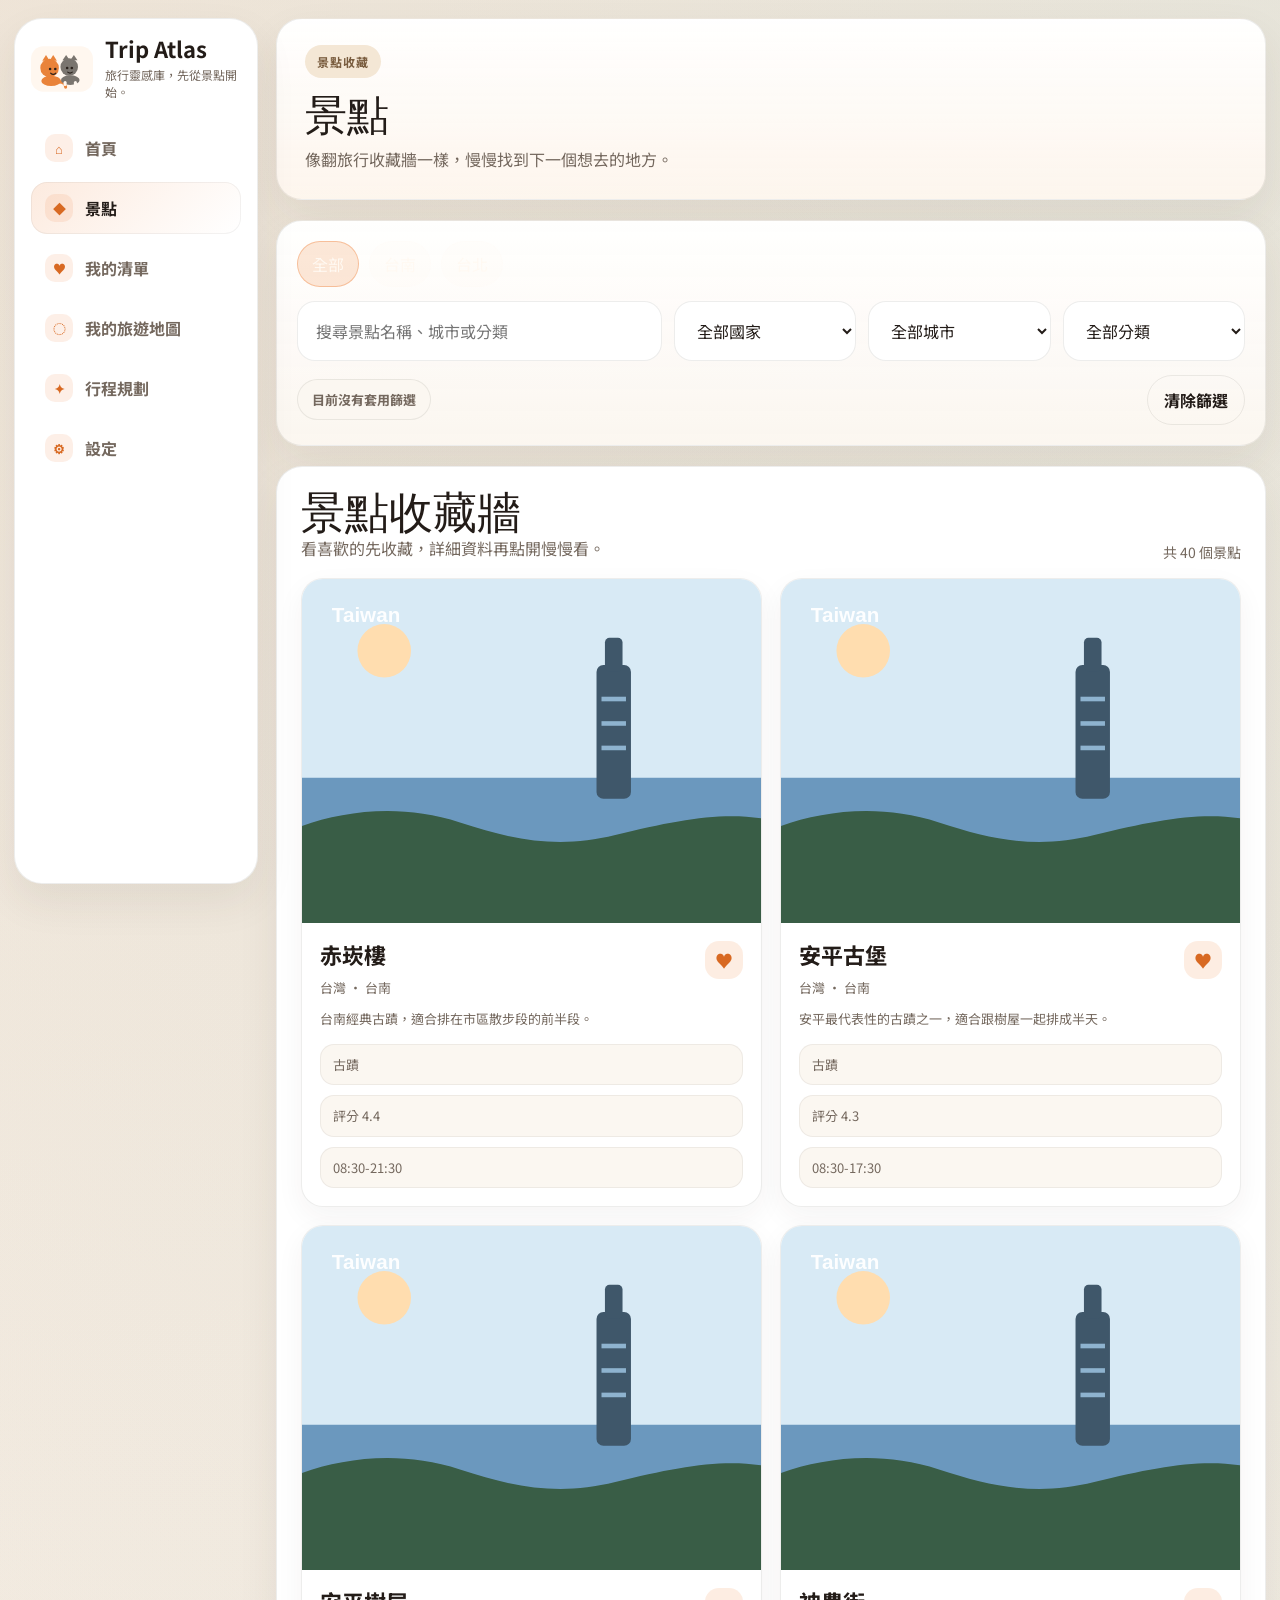
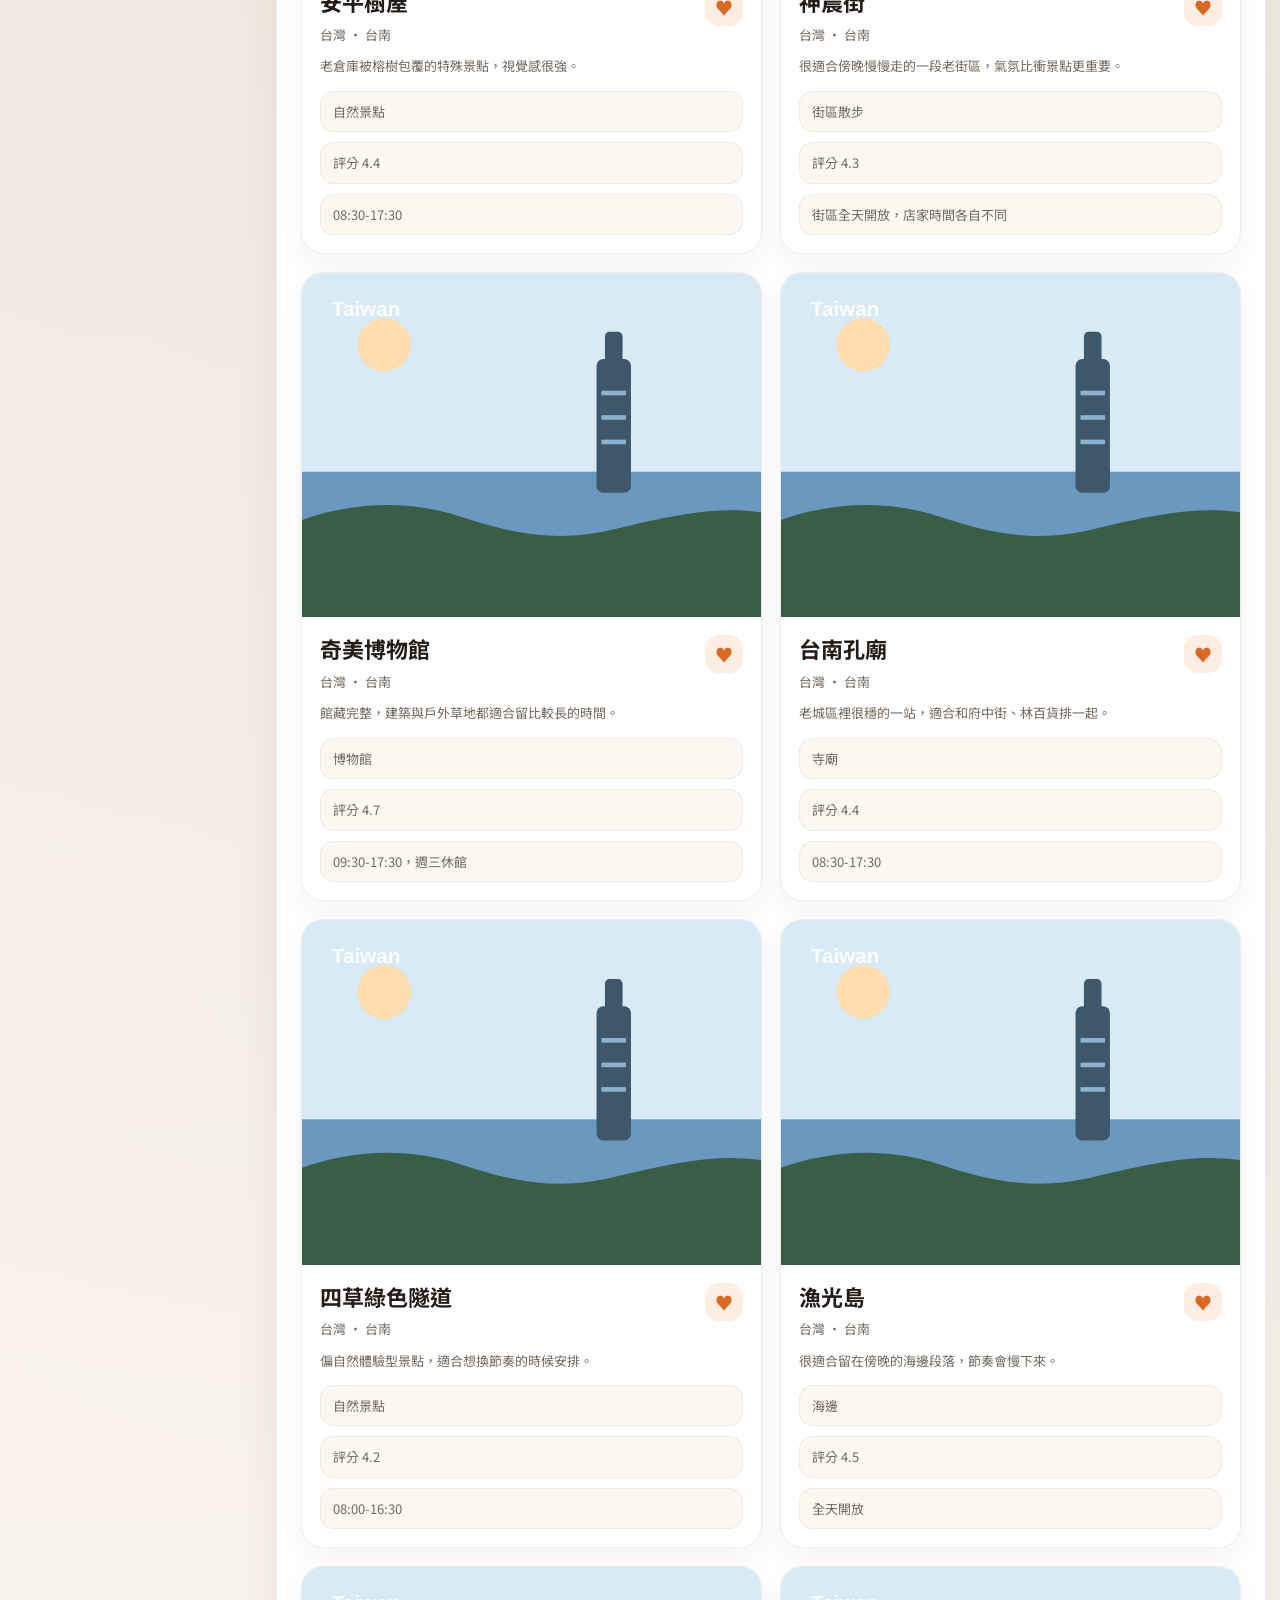
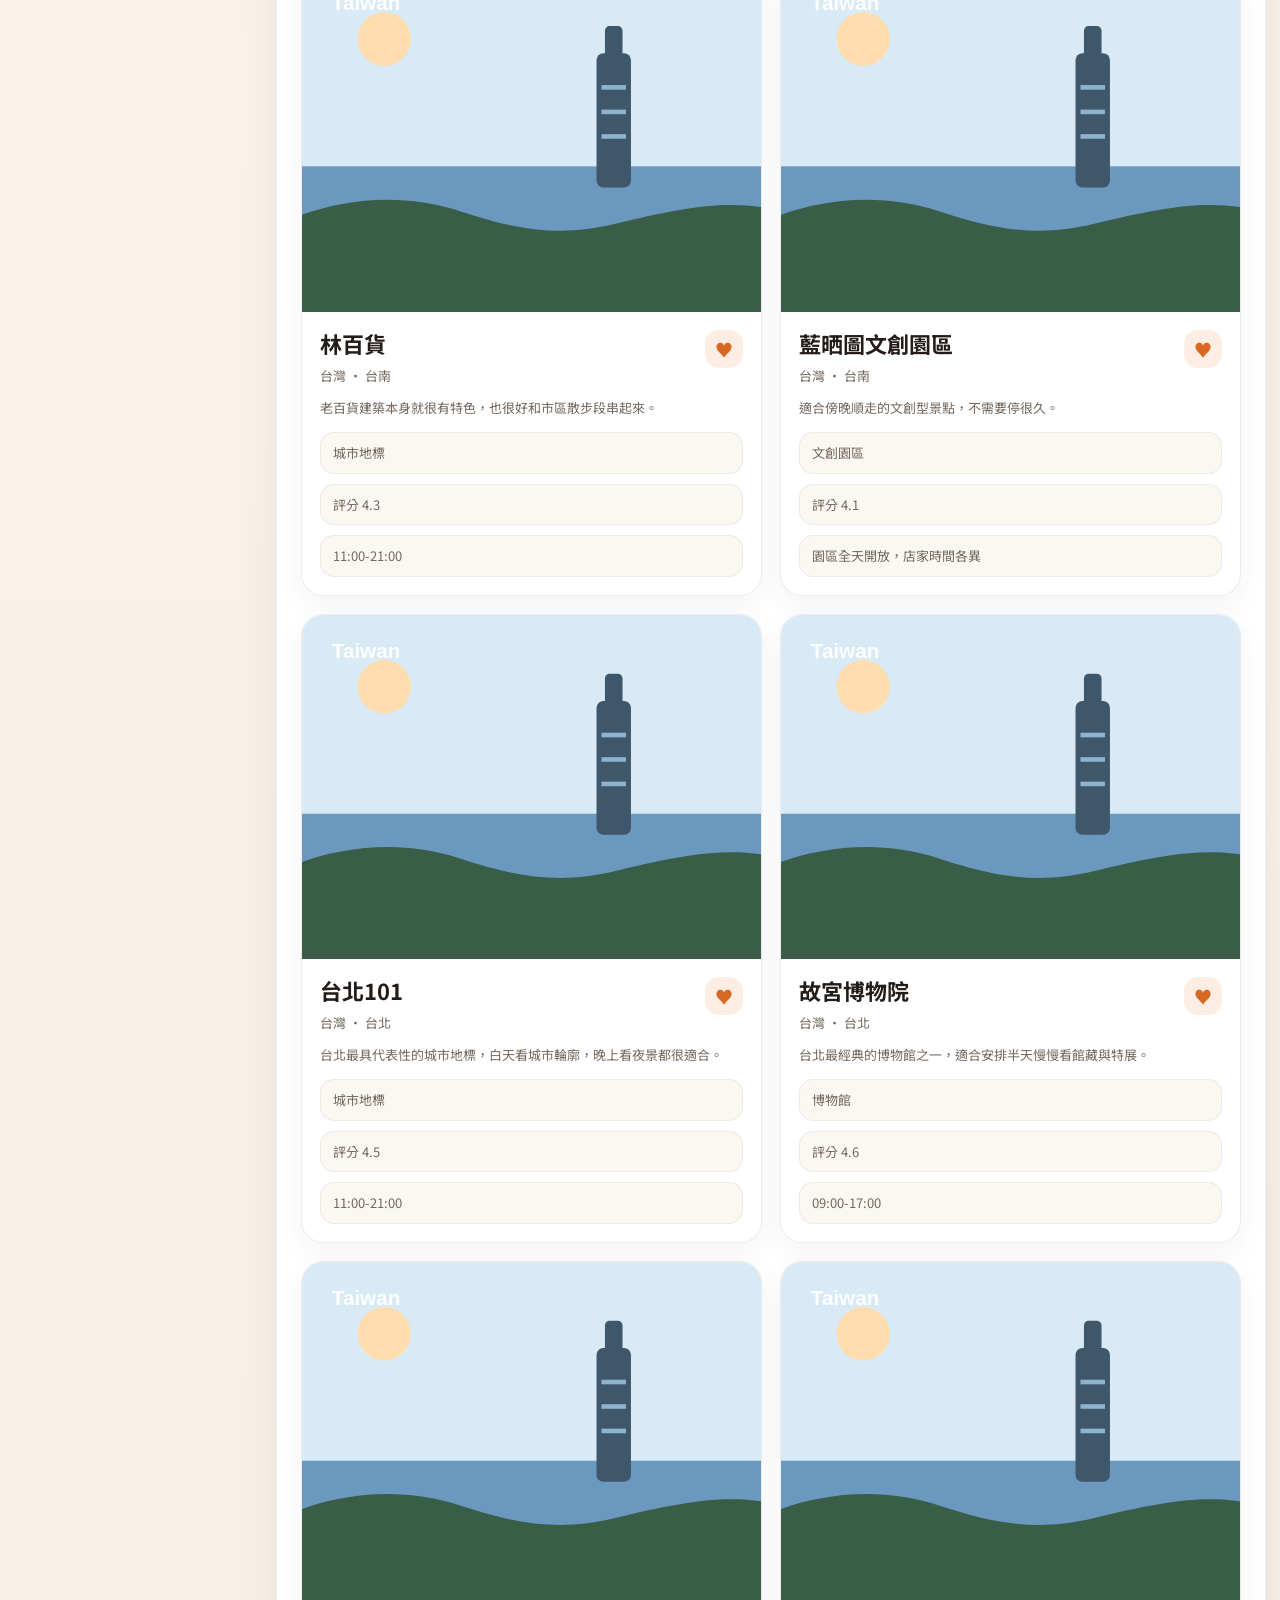
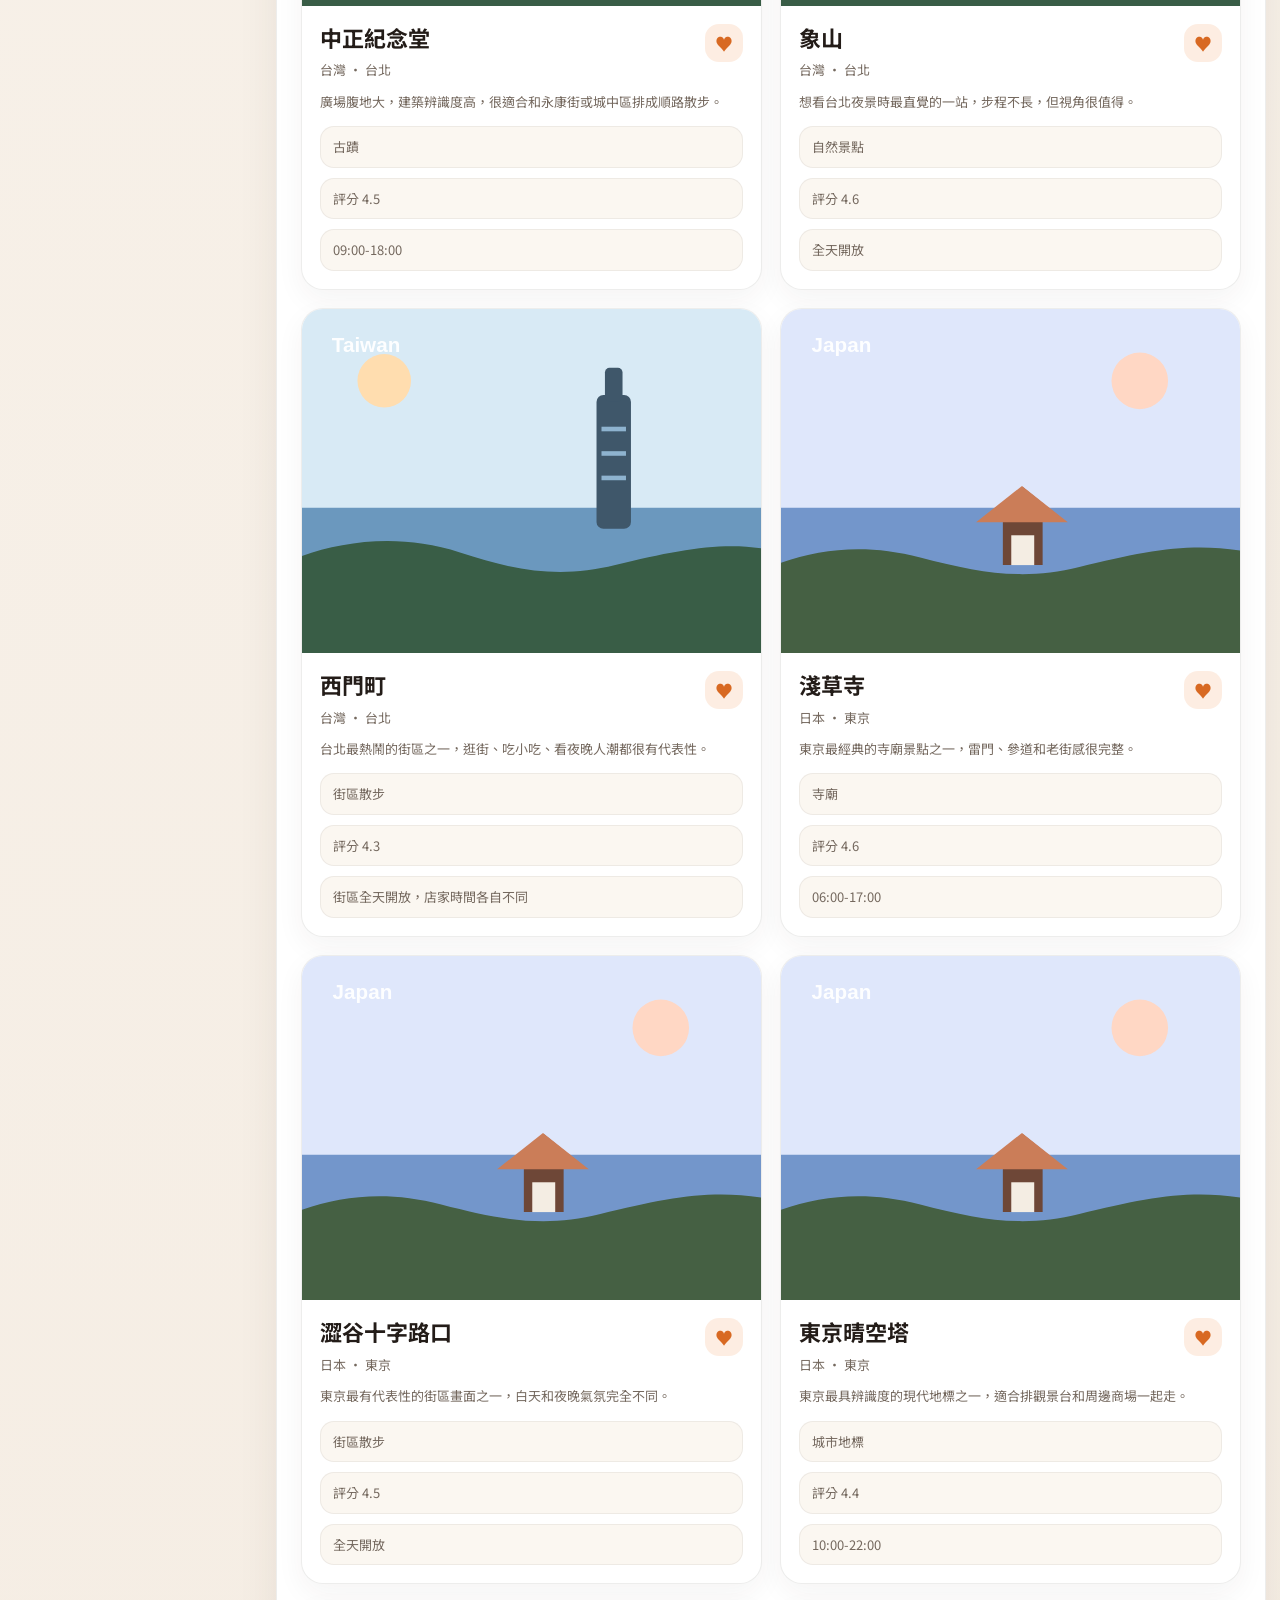
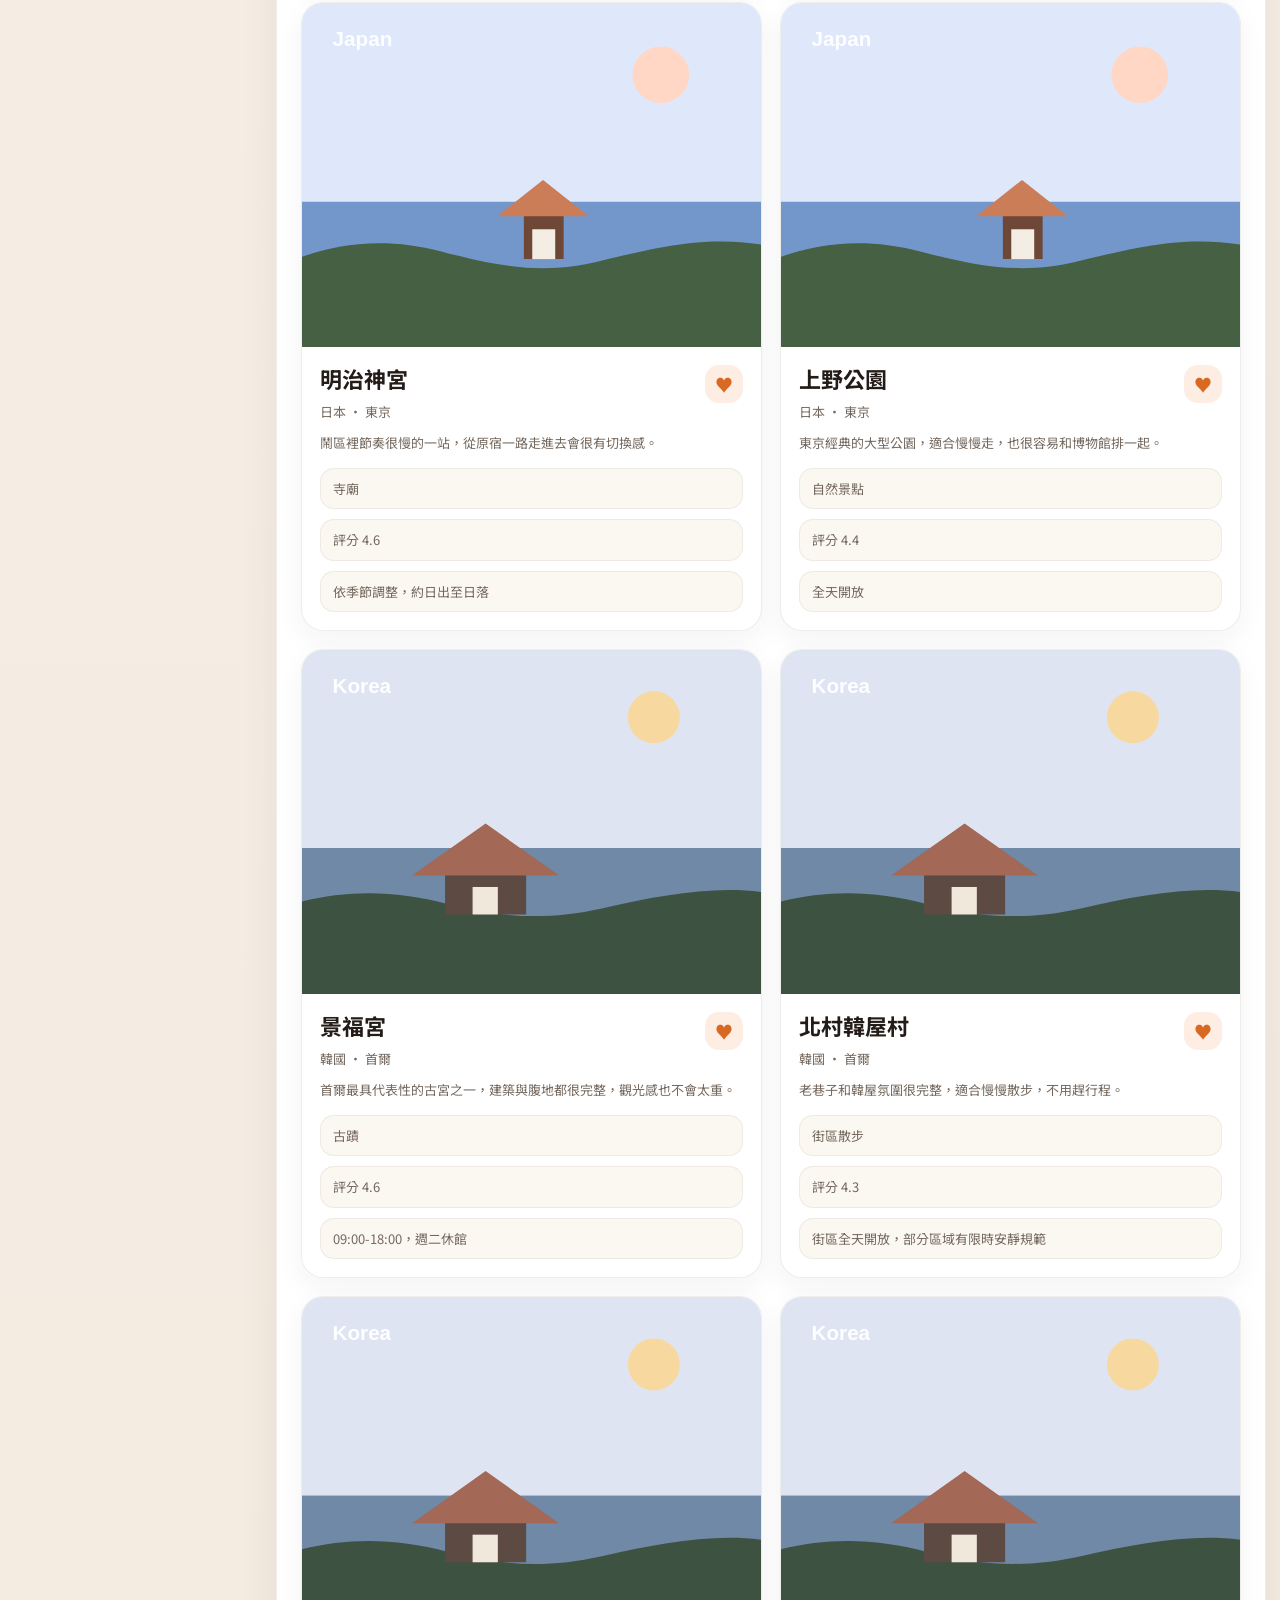
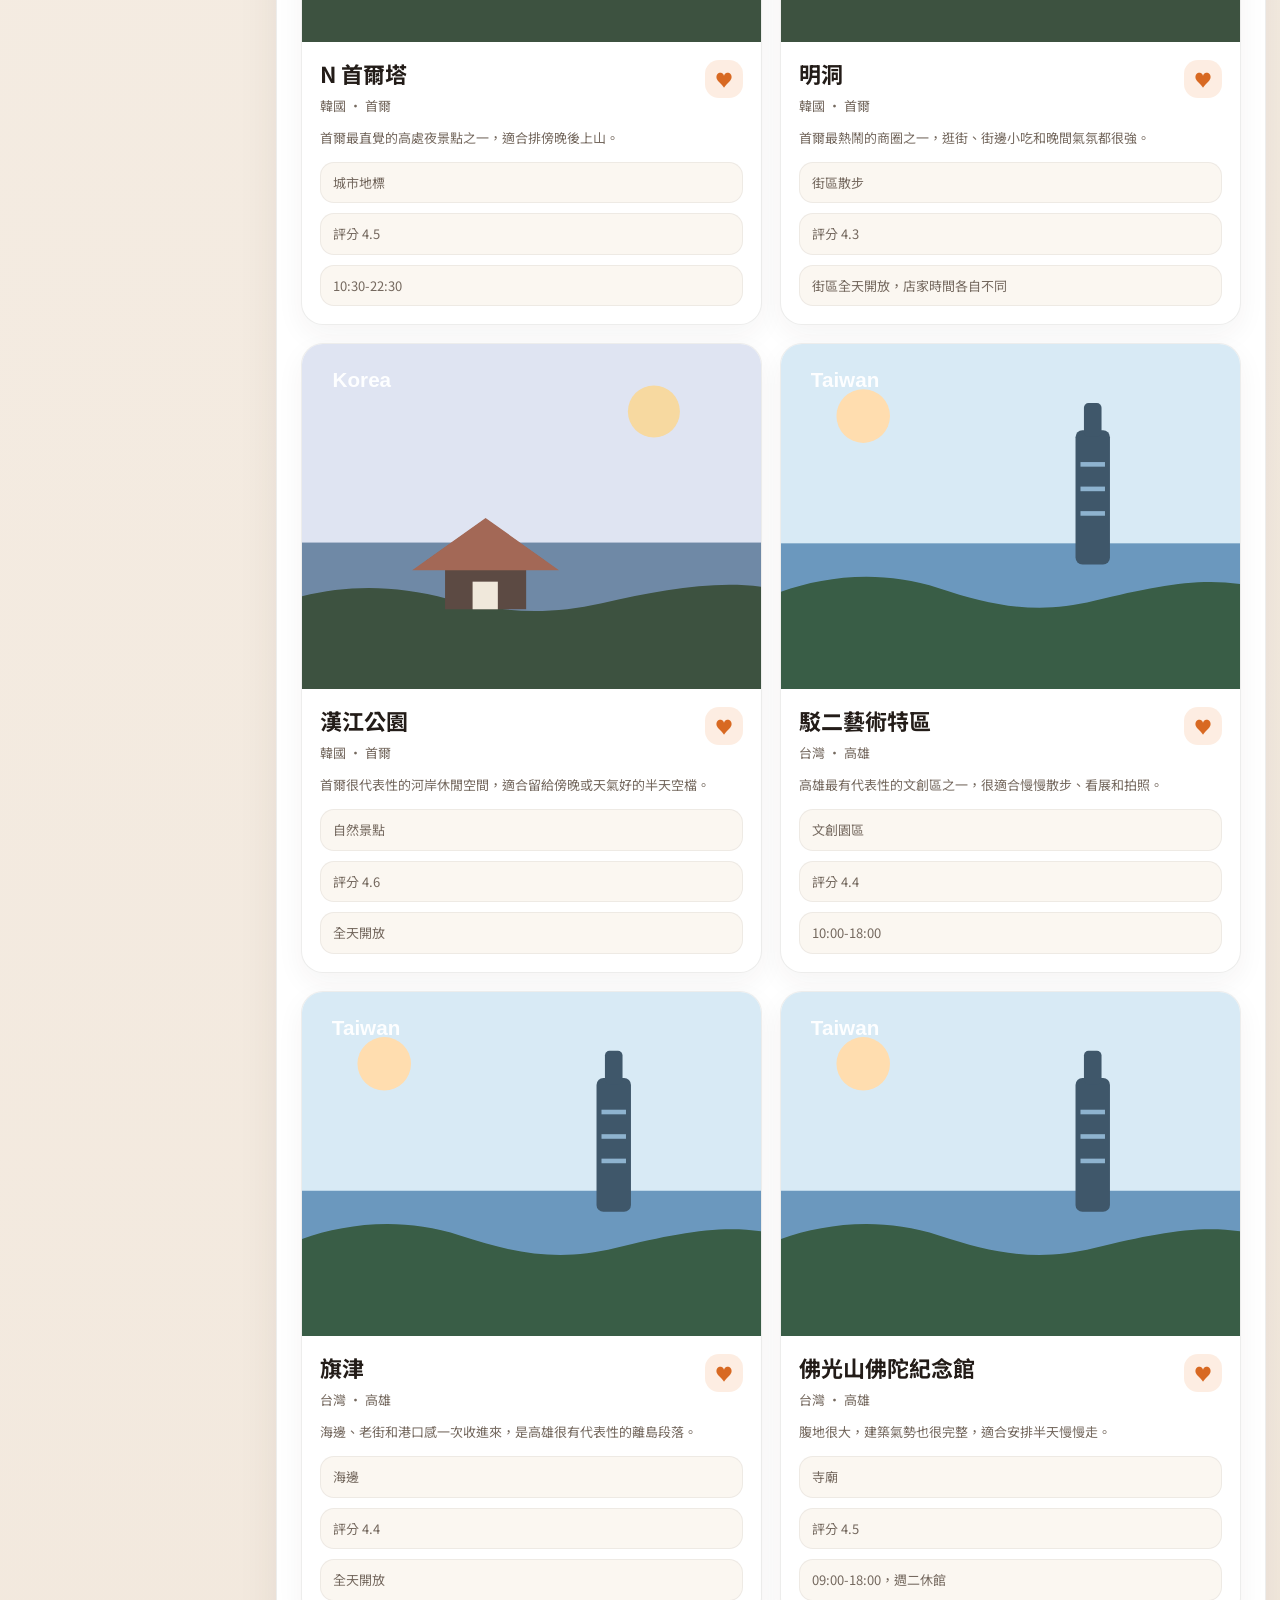
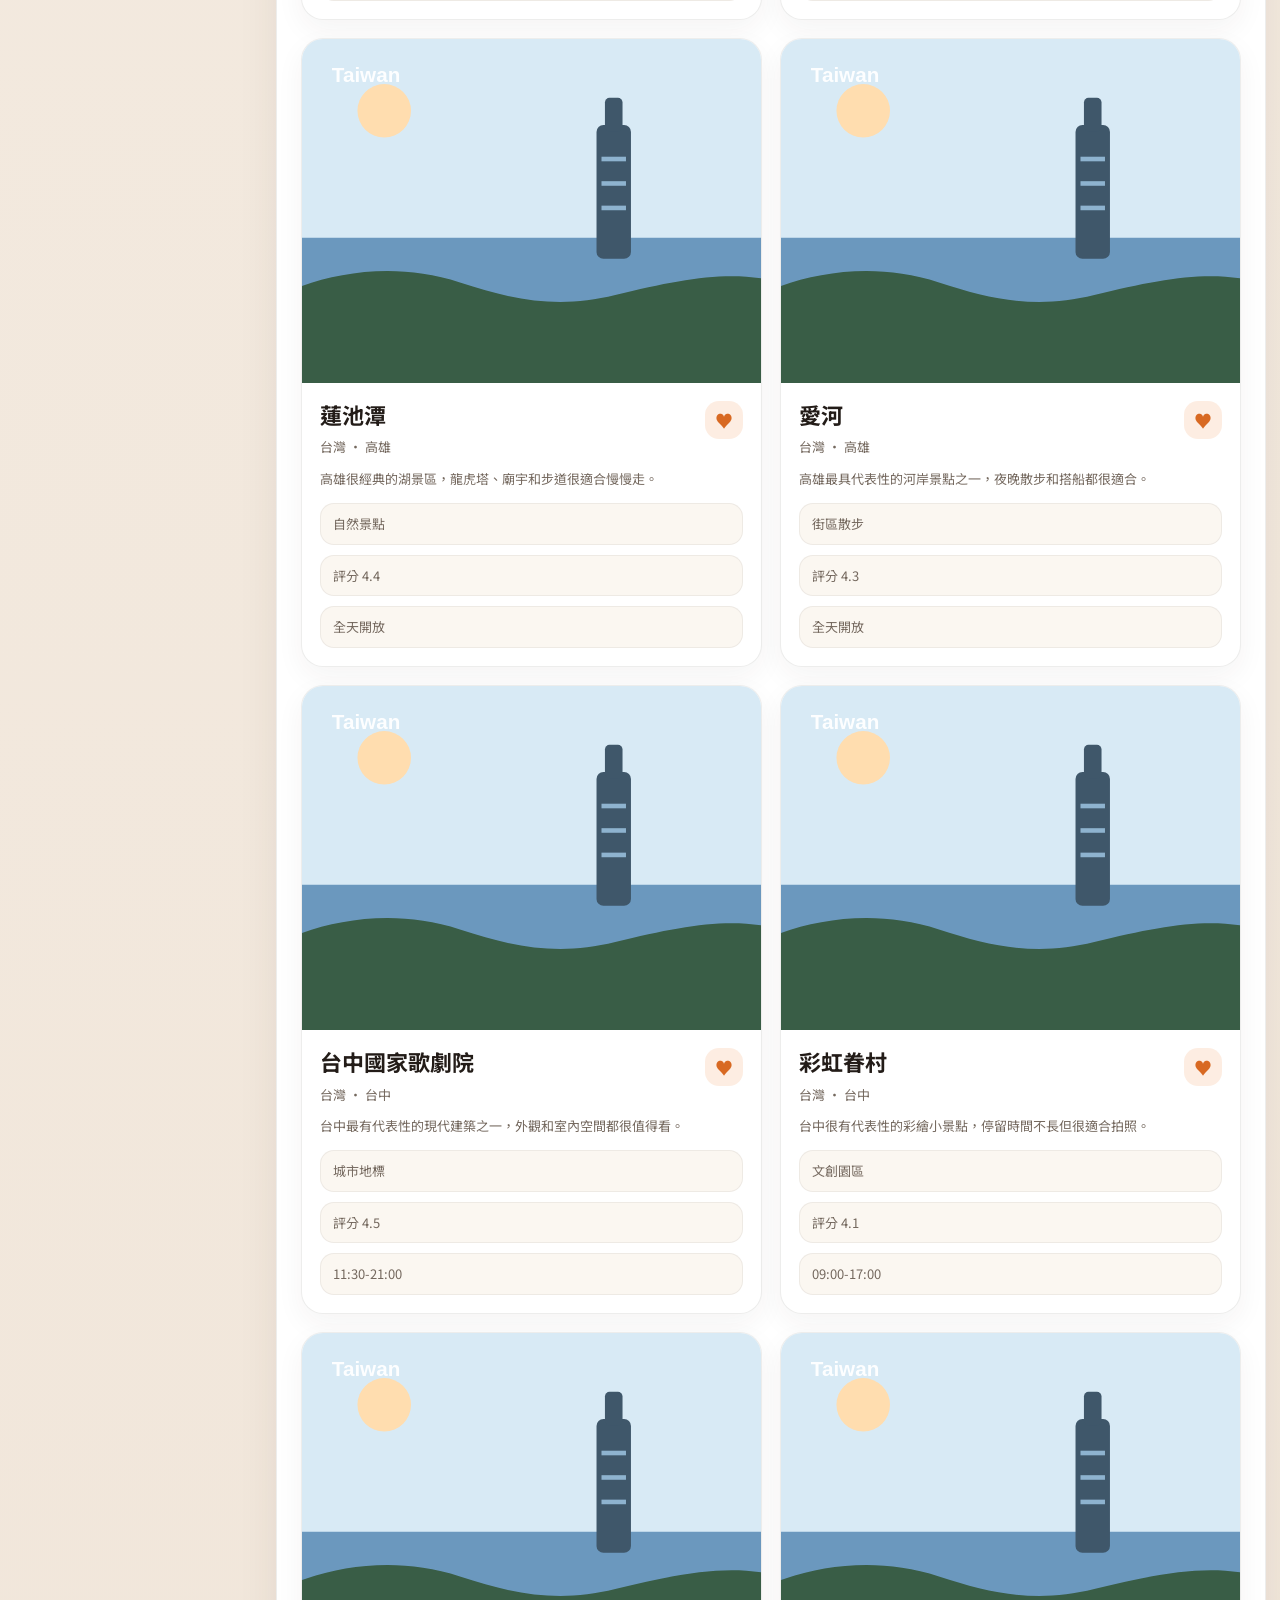
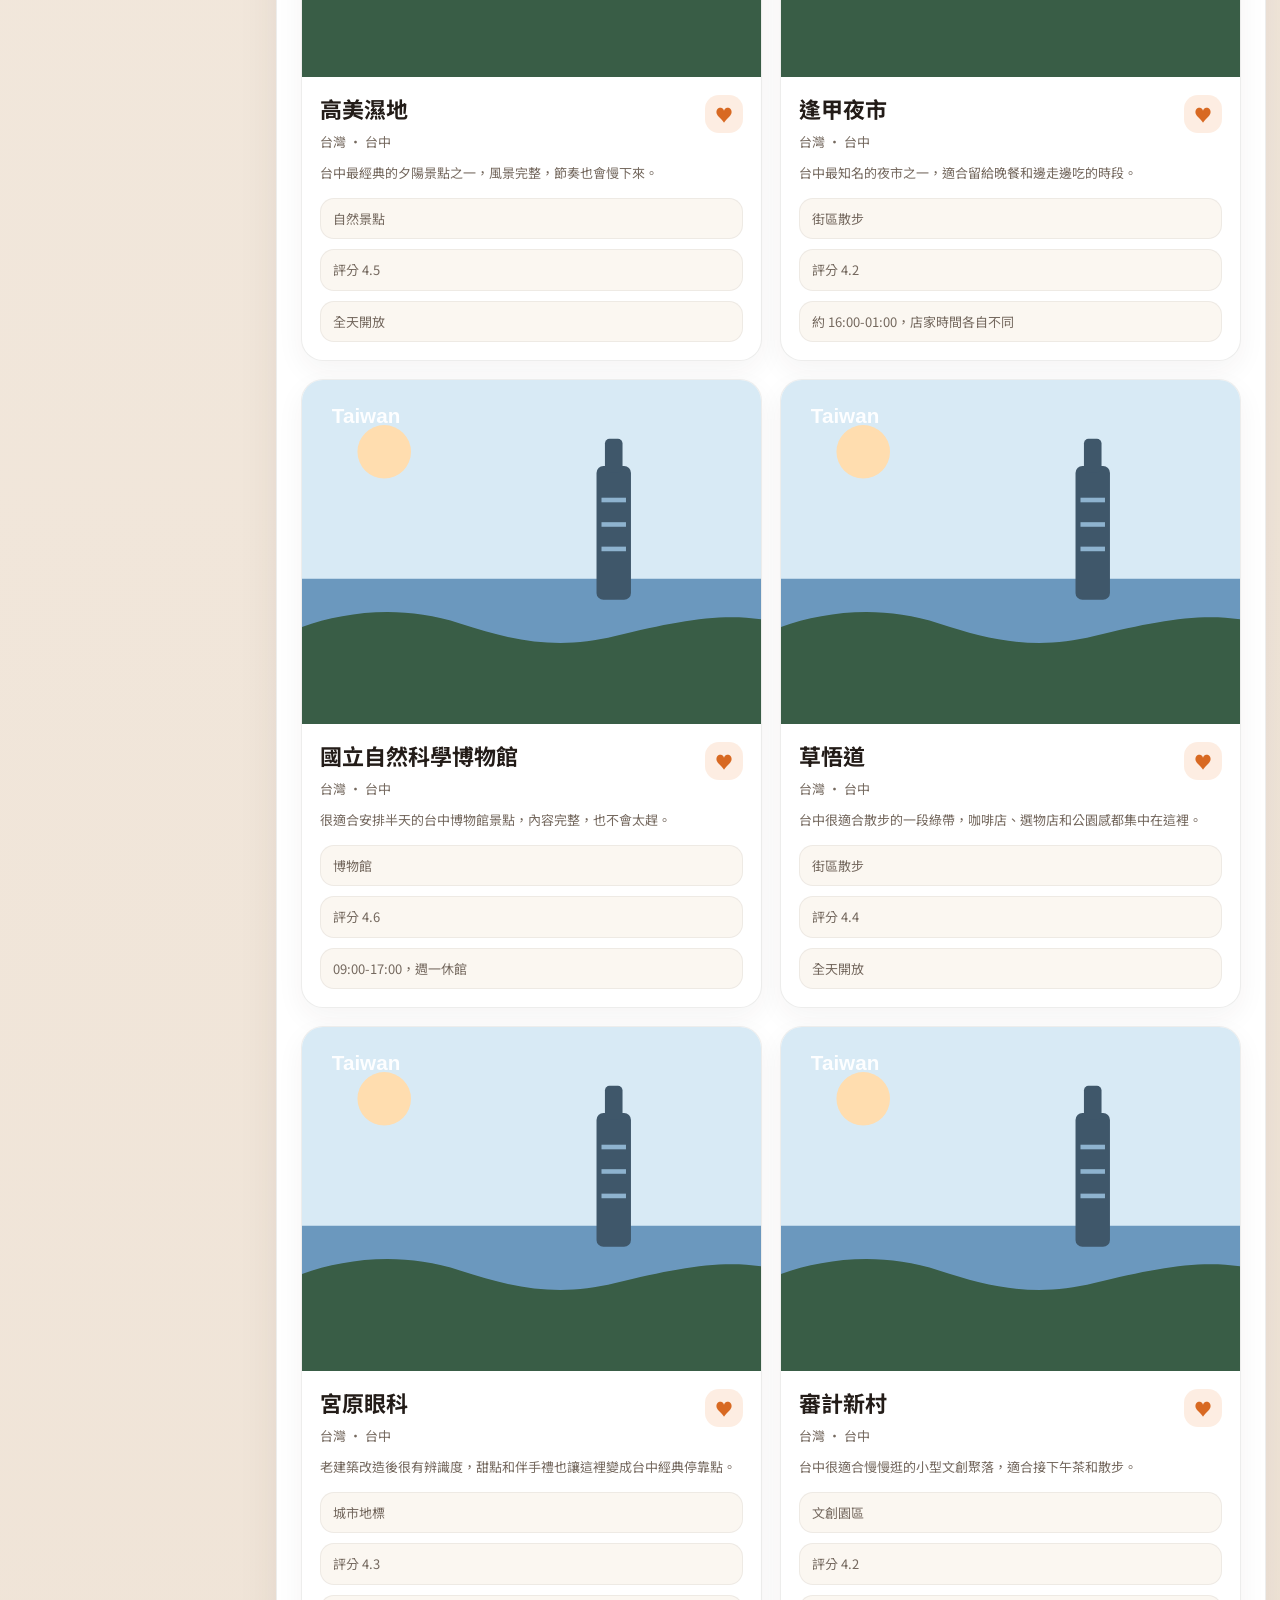
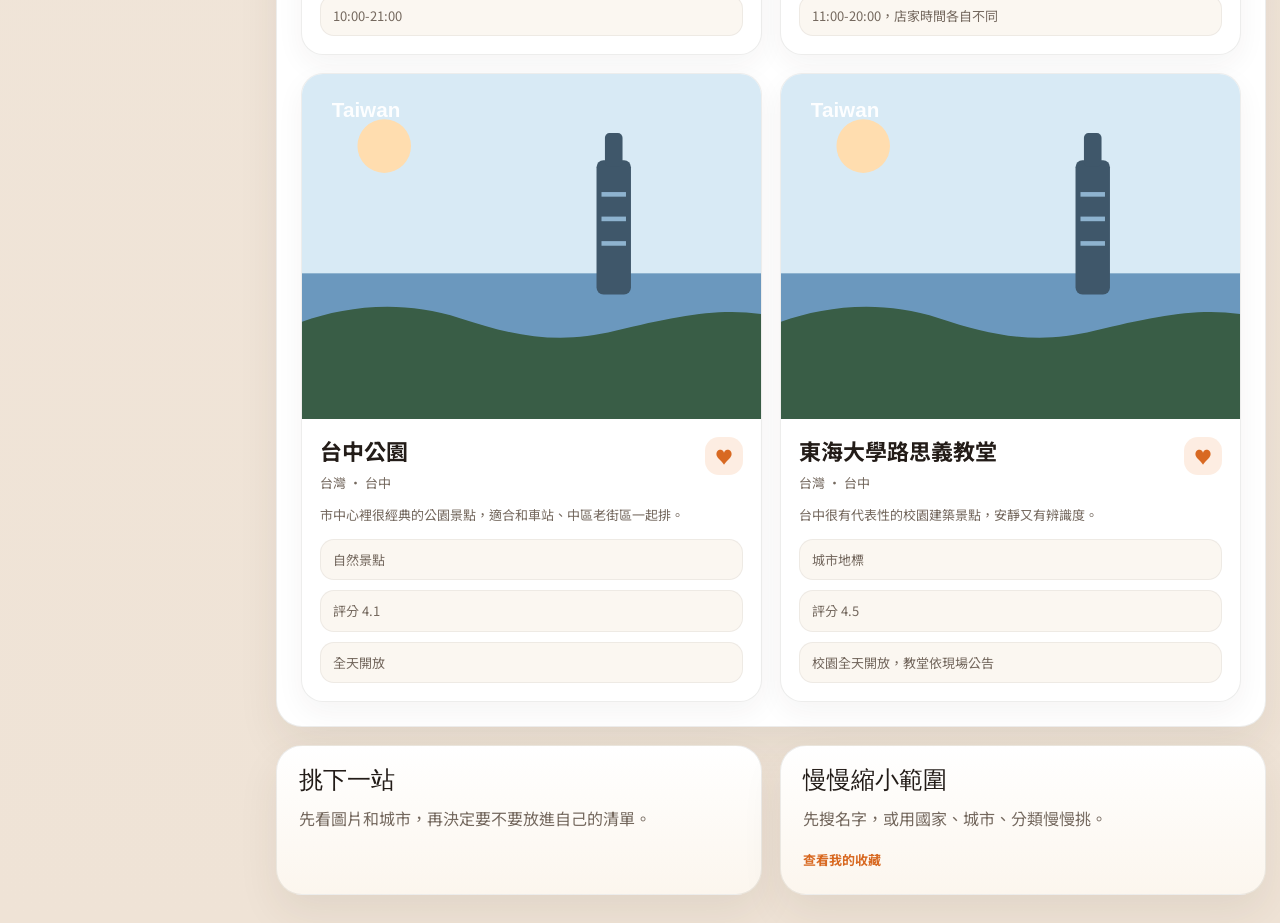
<file: trip-atlas-ce4400f723922a2c59da8de5306f888af8c0c7a8/explore.html>
<!doctype html>
<html lang="zh-Hant">
<head>
  <meta charset="utf-8">
  <meta name="viewport" content="width=device-width, initial-scale=1">
  <title>景點收藏牆｜Trip Atlas</title>
  <meta name="description" content="像翻旅行收藏牆一樣，慢慢看每一個想去的景點。">
  <link rel="manifest" href="./manifest.webmanifest">
  <link rel="preconnect" href="https://fonts.googleapis.com">
  <link rel="preconnect" href="https://fonts.gstatic.com" crossorigin>
  <link href="https://fonts.googleapis.com/css2?family=Noto+Sans+TC:wght@400;500;700;900&family=DM+Serif+Display&display=swap" rel="stylesheet">
  <link rel="stylesheet" href="./assets/site.css">
</head>
<body data-page="explore">
  <div class="loading-overlay" id="loadingOverlay">
    <div class="loading-box">
      <h2>整理景點中...</h2>
      <p>先把目前的景點資料讀進來，等一下就可以直接查。</p>
    </div>
  </div>

  <div class="toast" id="toast" aria-live="polite"></div>

  <main class="page-shell">
    <div class="layout">
      <aside class="sidebar">
        <div class="brand" id="brandButton" role="button" tabindex="0" aria-label="Trip Atlas Logo">
          <img class="brand__mark" src="./assets/images/brand-cats.svg" alt="Trip Atlas Logo">
          <div class="brand__text">
            <strong>Trip Atlas</strong>
            <span>旅行靈感庫，先從景點開始。</span>
          </div>
        </div>

        <nav class="nav-list" aria-label="主要導覽">
          <a class="nav-link" href="./index.html"><span class="nav-link__icon">⌂</span>首頁</a>
          <a class="nav-link is-active" href="./explore.html"><span class="nav-link__icon">◆</span>景點</a>
          <a class="nav-link" href="./favorites.html"><span class="nav-link__icon">♥</span>我的清單</a>
          <a class="nav-link" href="./map.html"><span class="nav-link__icon">◌</span>我的旅遊地圖</a>
          <a class="nav-link" href="./planner.html"><span class="nav-link__icon">✦</span>行程規劃</a>
          <a class="nav-link" href="./settings.html"><span class="nav-link__icon">⚙</span>設定</a>
        </nav>
      </aside>

      <section class="main-column collection-layout">
        <section class="page-header collection-page-header">
          <span class="page-header__eyebrow">景點收藏</span>
          <h1>景點</h1>
          <p>像翻旅行收藏牆一樣，慢慢找到下一個想去的地方。</p>
        </section>

        <section class="top-filters collection-filter-panel">
          <div class="hero-chips" id="exploreQuickFilters">
            <button class="chip chip-button is-active" type="button" data-quick-city="">全部</button>
            <button class="chip chip-button" type="button" data-quick-city="tainan">台南</button>
            <button class="chip chip-button" type="button" data-quick-city="taipei">台北</button>
          </div>
          <div class="filter-grid">
            <input class="filter-control" id="exploreSearchInput" type="text" placeholder="搜尋景點名稱、城市或分類">
            <select class="filter-control" id="filterCountry"></select>
            <select class="filter-control" id="filterCity"></select>
            <select class="filter-control" id="filterCategory"></select>
          </div>
          <div class="explore-toolbar">
            <div class="filter-tags" id="activeFilterTags"></div>
            <button class="ghost-button" id="clearExploreFilters" type="button">清除篩選</button>
          </div>
        </section>

        <section class="directory-panel collection-results-panel">
          <div class="directory-panel__header">
            <div>
              <h2 class="directory-title">景點收藏牆</h2>
              <p class="section-subtext">看喜歡的先收藏，詳細資料再點開慢慢看。</p>
            </div>
            <div class="result-summary" id="directorySummary"></div>
          </div>
          <div class="spot-grid" id="directoryResults"></div>
        </section>
      </section>

      <aside class="rail-column collection-rail">
        <section class="rail-card collection-rail-card">
          <h3>挑下一站</h3>
          <p>先看圖片和城市，再決定要不要放進自己的清單。</p>
        </section>

        <section class="rail-card collection-rail-card">
          <h3>慢慢縮小範圍</h3>
          <p>先搜名字，或用國家、城市、分類慢慢挑。</p>
          <div class="section-subtext" style="margin-top:12px;">
            <a class="mini-link" href="./favorites.html">查看我的收藏</a>
          </div>
        </section>
      </aside>
    </div>
  </main>

  <nav class="mobile-nav" aria-label="手機導覽">
    <a href="./index.html"><span>⌂</span><span>首頁</span></a>
    <a class="is-active" href="./explore.html"><span>◆</span><span>景點</span></a>
    <a href="./favorites.html"><span>♥</span><span>清單</span></a>
    <a href="./map.html"><span>◌</span><span>足跡</span></a>
    <a href="./planner.html"><span>⋯</span><span>規劃</span></a>
    <a href="./settings.html"><span>⚙</span><span>設定</span></a>
  </nav>

  <script src="./assets/data.js"></script>
  <script src="./assets/app.js"></script>
</body>
</html>
</file>
<file: assets/site.css>
:root {
  --bg: #f7f1e8;
  --paper: #ffffff;
  --card: #ffffff;
  --ink: #231c18;
  --muted: #74685e;
  --line: rgba(35, 28, 24, 0.08);
  --line-strong: rgba(35, 28, 24, 0.14);
  --primary: #ef7f36;
  --primary-deep: #d86922;
  --teal: #2f8077;
  --sand: #f4e7d5;
  --soft-orange: #f8d4b8;
  --soft-green: #dcece7;
  --shadow: 0 18px 40px rgba(63, 45, 33, 0.08);
  --shadow-lg: 0 24px 60px rgba(63, 45, 33, 0.12);
  --radius-xl: 28px;
  --radius-lg: 22px;
  --radius-md: 18px;
  --radius-sm: 14px;
  --sidebar-width: 244px;
  --rail-width: 308px;
}

* {
  box-sizing: border-box;
}

html {
  scroll-behavior: smooth;
}

body {
  margin: 0;
  font-family: "Noto Sans TC", sans-serif;
  color: var(--ink);
  background:
    radial-gradient(circle at top left, rgba(239, 127, 54, 0.1), transparent 24%),
    radial-gradient(circle at top right, rgba(47, 128, 119, 0.1), transparent 24%),
    linear-gradient(180deg, #fbf7f1 0%, #efe3d6 100%);
}

a {
  color: inherit;
  text-decoration: none;
}

button,
input,
select,
textarea {
  font: inherit;
}

img {
  display: block;
  max-width: 100%;
}

.page-shell {
  width: min(1440px, calc(100% - 28px));
  margin: 18px auto 28px;
}

.layout {
  display: grid;
  grid-template-columns: var(--sidebar-width) minmax(0, 1fr) var(--rail-width);
  gap: 18px;
  align-items: start;
}

.sidebar,
.section-card,
.rail-card,
.hero-card,
.top-filters,
.directory-panel,
.settings-card,
.planner-card {
  background: var(--paper);
  border: 1px solid var(--line);
  box-shadow: var(--shadow);
}

.sidebar {
  position: sticky;
  top: 16px;
  padding: 18px 16px;
  border-radius: var(--radius-xl);
  min-height: calc(100vh - 34px);
  background: #ffffff;
}

.brand {
  display: flex;
  align-items: center;
  gap: 12px;
  margin-bottom: 22px;
  cursor: pointer;
  user-select: none;
}

.brand__mark {
  width: 62px;
  height: 62px;
  flex: 0 0 62px;
}

.brand__text strong {
  display: block;
  font-size: 22px;
  line-height: 1.05;
}

.brand__text span {
  display: block;
  margin-top: 6px;
  color: var(--muted);
  font-size: 12px;
}

.nav-list {
  display: grid;
  gap: 8px;
}

.nav-link {
  display: flex;
  align-items: center;
  gap: 12px;
  padding: 12px 14px;
  border-radius: 16px;
  color: var(--muted);
  font-size: 14.5px;
  font-weight: 700;
  transition: 0.2s ease;
}

.nav-link:hover,
.nav-link.is-active {
  color: var(--ink);
  background: #fff;
  box-shadow: inset 0 0 0 1px rgba(35, 28, 24, 0.05);
}

.nav-link.is-active {
  background: linear-gradient(135deg, rgba(239, 127, 54, 0.16), rgba(255, 255, 255, 0.96));
}

.nav-link__icon {
  width: 28px;
  height: 28px;
  display: inline-flex;
  align-items: center;
  justify-content: center;
  border-radius: 10px;
  background: rgba(239, 127, 54, 0.12);
  color: var(--primary-deep);
  font-size: 13px;
}

.sidebar-note {
  margin-top: 18px;
  padding: 16px;
  border-radius: 20px;
  background: #ffffff;
  border: 1px solid rgba(35, 28, 24, 0.08);
}

.sidebar-note h3 {
  margin: 0 0 8px;
  font-size: 16px;
}

.sidebar-note p {
  margin: 0;
  color: var(--muted);
  line-height: 1.7;
  font-size: 13px;
}

.sidebar-note .cat-inline {
  width: 44px;
  margin-top: 12px;
}

.main-column,
.rail-column {
  display: grid;
  gap: 18px;
}

.hero-card {
  border-radius: 30px;
  overflow: hidden;
  position: relative;
  min-height: 356px;
  padding: 34px 36px;
  color: #fff9f2;
  background:
    linear-gradient(90deg, rgba(15, 17, 19, 0.6) 0%, rgba(15, 17, 19, 0.22) 48%, rgba(15, 17, 19, 0.08) 100%),
    url("https://images.unsplash.com/photo-1507525428034-b723cf961d3e?auto=format&fit=crop&w=1600&q=80") center/cover,
    url("./images/hero-coast-fallback.svg") center/cover;
}

.hero-card::after {
  content: "";
  position: absolute;
  width: 280px;
  height: 280px;
  right: -90px;
  bottom: -120px;
  border-radius: 50%;
  background: rgba(255, 249, 242, 0.12);
}

.hero-eyebrow {
  display: inline-flex;
  align-items: center;
  gap: 8px;
  padding: 8px 12px;
  border-radius: 999px;
  background: rgba(255, 249, 242, 0.12);
  border: 1px solid rgba(255, 249, 242, 0.2);
  font-size: 12px;
  font-weight: 700;
  letter-spacing: 0.08em;
}

.hero-card h1,
.section-head h2,
.card-title,
.stat-number,
.rail-card h3,
.planner-card h2,
.settings-card h2,
.directory-title,
.map-title {
  margin: 0;
  font-family: "DM Serif Display", serif;
  font-weight: 400;
  line-height: 0.98;
}

.hero-card h1 {
  margin-top: 18px;
  font-size: clamp(46px, 5.6vw, 68px);
  max-width: 11.5ch;
  line-height: 1.06;
}

.hero-card p {
  margin: 18px 0 0;
  max-width: 600px;
  color: rgba(255, 249, 242, 0.92);
  line-height: 1.9;
}

.hero-search {
  display: grid;
  grid-template-columns: 1fr auto;
  gap: 12px;
  margin-top: 28px;
  max-width: 700px;
}

.hero-search input,
.filter-control,
.collector-input,
.collector-select,
.collector-textarea {
  width: 100%;
  padding: 16px 18px;
  border-radius: 18px;
  border: 1px solid rgba(35, 28, 24, 0.08);
  background: rgba(255, 255, 255, 0.98);
  color: var(--ink);
  outline: none;
}

.hero-search input:focus,
.filter-control:focus,
.collector-input:focus,
.collector-select:focus,
.collector-textarea:focus {
  border-color: rgba(239, 127, 54, 0.42);
  box-shadow: 0 0 0 4px rgba(239, 127, 54, 0.12);
}

.hero-chips,
.filter-pills,
.detail-tags {
  display: flex;
  flex-wrap: wrap;
  gap: 10px;
  margin-top: 16px;
}

.chip,
.tag {
  display: inline-flex;
  align-items: center;
  gap: 6px;
  padding: 10px 14px;
  border-radius: 999px;
  background: rgba(255, 249, 242, 0.14);
  border: 1px solid rgba(255, 249, 242, 0.18);
  color: #fff9f2;
  font-size: 13px;
  font-weight: 700;
}

.chip-button {
  font: inherit;
  cursor: pointer;
}

.chip-button.is-active {
  background: rgba(239, 127, 54, 0.18);
  border-color: rgba(239, 127, 54, 0.38);
  color: #fff9f2;
}

.tag {
  background: #fff;
  color: var(--muted);
  border-color: var(--line);
}

.primary-button,
.secondary-button,
.ghost-button,
.inline-button {
  display: inline-flex;
  align-items: center;
  justify-content: center;
  gap: 8px;
  padding: 12px 16px;
  border-radius: 999px;
  border: 1px solid var(--line);
  background: #fff;
  color: var(--ink);
  font-weight: 700;
  cursor: pointer;
}

.primary-button {
  border-color: transparent;
  background: linear-gradient(135deg, var(--primary), var(--primary-deep));
  color: #fff9f2;
  box-shadow: 0 12px 28px rgba(239, 127, 54, 0.24);
}

.secondary-button {
  background: rgba(255, 255, 255, 0.92);
}

.ghost-button {
  background: transparent;
}

.content-grid {
  display: grid;
  gap: 18px;
}

.page-header {
  padding: 26px 28px;
  border-radius: 26px;
  background: #ffffff;
  border: 1px solid var(--line);
  box-shadow: var(--shadow);
}

.page-header__eyebrow {
  display: inline-flex;
  align-items: center;
  padding: 8px 12px;
  border-radius: 999px;
  background: var(--sand);
  color: #7a5d3f;
  font-size: 12px;
  font-weight: 700;
  letter-spacing: 0.08em;
}

.page-header h1 {
  margin: 16px 0 8px;
  font-family: "DM Serif Display", serif;
  font-size: clamp(34px, 4vw, 42px);
  font-weight: 400;
  line-height: 1.04;
}

.page-header p {
  margin: 0;
  color: var(--muted);
  line-height: 1.7;
}

body[data-page="home"] .layout {
  grid-template-columns: var(--sidebar-width) minmax(0, 1fr);
  gap: 22px;
}

@media (min-width: 981px) {
  body[data-page="home"] {
    --sidebar-width: 208px;
    --rail-width: 272px;
  }

  body[data-page="home"] .page-shell {
    width: min(1224px, calc(100% - 28px));
  }

  body[data-page="home"] .home-topbar {
    gap: 16px;
  }

  body[data-page="home"] .top-search {
    min-height: 56px;
    max-width: 660px;
  }

  body[data-page="home"] .top-search__button {
    width: 46px;
    height: 46px;
  }

  body[data-page="home"] .home-body-grid,
  body[data-page="home"] .home-story-column,
  body[data-page="home"] .home-rail-column {
    gap: 20px;
  }

  body[data-page="home"] .section-card {
    padding: 18px 20px 20px;
  }

  body[data-page="home"] .home-hero-card {
    min-height: 234px;
  }

  body[data-page="home"] .hero-card__content {
    padding: 24px 28px 20px;
  }

  body[data-page="home"] .home-hero-card h1 {
    margin-top: 42px;
    max-width: 5.6ch;
    font-size: clamp(26px, 3.3vw, 43px);
    word-break: keep-all;
    line-break: strict;
  }

  body[data-page="home"] .hero-search-stage {
    width: min(100%, 540px);
    margin-top: 18px;
  }

  body[data-page="home"] .hero-search-stage__field,
  body[data-page="home"] .hero-search-stage__button {
    min-height: 48px;
  }

  body[data-page="home"] .hero-hot-tags {
    margin-top: 12px;
  }

  body[data-page="home"] .home-destination-section .destination-card__image {
    aspect-ratio: 4 / 4.6;
  }

  body[data-page="home"] .home-recommend-section .spot-card__image {
    aspect-ratio: 4 / 2.7;
  }
}

body[data-page="home"] .main-column {
  gap: 20px;
  min-width: 0;
}

body[data-page="home"] .section-card {
  padding: 20px 22px 22px;
}

.home-topbar {
  display: flex;
  align-items: center;
  justify-content: space-between;
  gap: 20px;
  padding: 4px 4px 0;
  min-width: 0;
}

.top-search {
  position: relative;
  flex: 1 1 auto;
  display: grid;
  grid-template-columns: auto 1fr auto;
  align-items: center;
  min-height: 62px;
  max-width: 760px;
  padding: 6px;
  border-radius: 22px;
  background: #fff;
  border: 1px solid rgba(35, 28, 24, 0.08);
  box-shadow: 0 14px 30px rgba(63, 45, 33, 0.045);
  min-width: 0;
}

.top-search__icon {
  display: inline-flex;
  align-items: center;
  justify-content: center;
  width: 44px;
  color: var(--muted);
  font-size: 18px;
}

.top-search input {
  border: 0;
  outline: 0;
  background: transparent;
  padding: 0 8px 0 0;
  color: var(--ink);
}

.top-search__button {
  width: 50px;
  height: 50px;
  border: 0;
  border-radius: 16px;
  background: linear-gradient(135deg, var(--primary), var(--primary-deep));
  color: #fff;
  cursor: pointer;
  font-size: 18px;
}

.home-topbar__actions {
  display: flex;
  align-items: center;
  gap: 12px;
}

.topbar-icon-button {
  position: relative;
  display: inline-flex;
  align-items: center;
  justify-content: center;
  width: 44px;
  height: 44px;
  border: 0;
  border-radius: 50%;
  background: rgba(255, 255, 255, 0.82);
  color: var(--ink);
  font-size: 18px;
  cursor: pointer;
  box-shadow: 0 10px 18px rgba(63, 45, 33, 0.05);
}

.topbar-icon-button--alert span {
  position: absolute;
  top: 2px;
  right: 0;
  min-width: 18px;
  height: 18px;
  padding: 0 4px;
  border-radius: 999px;
  background: var(--primary);
  color: #fff;
  font-size: 10px;
  font-weight: 700;
  display: inline-flex;
  align-items: center;
  justify-content: center;
}

.topbar-avatar {
  width: 42px;
  height: 42px;
  border-radius: 50%;
  background:
    linear-gradient(180deg, rgba(255,255,255,0.12), rgba(255,255,255,0.02)),
    url("https://images.unsplash.com/photo-1506744038136-46273834b3fb?auto=format&fit=crop&w=320&q=80") center/cover,
    url("./images/hero-coast-fallback.svg") center/cover;
  box-shadow: 0 10px 18px rgba(63, 45, 33, 0.14);
}

.home-body-grid {
  display: grid;
  grid-template-columns: minmax(0, 1fr) 318px;
  gap: 24px;
  align-items: start;
  min-width: 0;
}

.home-story-column,
.home-rail-column {
  display: grid;
  gap: 24px;
  min-width: 0;
}

.home-rail-column {
  grid-template-columns: minmax(0, 1fr);
  align-content: start;
}

.home-rail-column > .section-card {
  width: 100%;
  min-width: 0;
  justify-self: stretch;
}

.home-hero-card {
  min-height: 292px;
  padding: 0;
  overflow: hidden;
  min-width: 0;
  background:
    linear-gradient(90deg, rgba(16, 21, 29, 0.66) 0%, rgba(16, 21, 29, 0.24) 52%, rgba(16, 21, 29, 0.1) 100%),
    url("https://images.unsplash.com/photo-1527631746610-bca00a040d60?auto=format&fit=crop&w=1600&q=80") center/cover,
    url("./images/hero-coast-fallback.svg") center/cover;
}

.home-hero-card::after {
  display: none;
}

.hero-card__content {
  padding: 28px 32px 24px;
  min-width: 0;
}

body[data-page="home"] .home-hero-card h1 {
  margin-top: 54px;
  max-width: 5.6ch;
  font-family: "Noto Sans TC", sans-serif;
  font-size: clamp(30px, 3.9vw, 50px);
  font-weight: 900;
  letter-spacing: -0.03em;
  line-height: 1.16;
  word-break: keep-all;
  line-break: strict;
}

body[data-page="home"] .home-hero-card p {
  margin-top: 12px;
  max-width: 560px;
  font-size: 14px;
  line-height: 1.75;
}

.hero-search-stage {
  display: grid;
  grid-template-columns: minmax(0, 1fr) auto;
  gap: 0;
  width: min(100%, 600px);
  margin-top: 22px;
  padding: 6px;
  border-radius: 20px;
  background: rgba(255, 255, 255, 0.96);
  box-shadow: 0 18px 32px rgba(0, 0, 0, 0.12);
  min-width: 0;
  max-width: 100%;
}

.hero-search-stage__field {
  display: flex;
  align-items: center;
  gap: 12px;
  min-height: 52px;
  padding: 0 16px;
  color: #8c8074;
  font-size: 13px;
}

.hero-search-stage__icon {
  color: #7d7268;
  font-size: 18px;
}

.hero-search-stage__button {
  min-width: 110px;
  min-height: 52px;
  padding-inline: 22px;
}

.hero-hot-tags {
  display: flex;
  align-items: center;
  flex-wrap: wrap;
  gap: 12px;
  margin-top: 14px;
  color: rgba(255, 249, 242, 0.92);
  font-size: 13px;
  font-weight: 700;
}

.hero-hot-tags .hero-chips {
  margin-top: 0;
}

.hero-hot-tags .chip {
  padding: 8px 14px;
  font-size: 13px;
  background: rgba(255, 255, 255, 0.12);
}

.home-section-head {
  margin-bottom: 16px;
  align-items: center;
}

.home-section-head h2 {
  font-family: "Noto Sans TC", sans-serif;
  font-size: 18px;
  font-weight: 800;
  line-height: 1.3;
}

.home-section-head--compact h2 {
  font-size: 16px;
}

.home-destination-section .destination-grid {
  display: grid;
  grid-template-columns: repeat(4, minmax(0, 1fr));
  grid-auto-flow: row;
  grid-auto-columns: unset;
  grid-auto-rows: 1fr;
  gap: 16px;
  overflow-x: visible;
  padding-bottom: 6px;
  scrollbar-width: none;
  align-items: stretch;
  width: 100%;
  max-width: 100%;
  min-width: 0;
}

.home-destination-section .destination-grid::-webkit-scrollbar,
.home-recommend-section .spot-grid::-webkit-scrollbar {
  display: none;
}

.home-destination-section .destination-card {
  min-width: 0;
  border-radius: 20px;
  box-shadow: 0 10px 26px rgba(63, 45, 33, 0.05);
}

.home-destination-section .destination-card__image {
  aspect-ratio: 4 / 5;
}

.home-destination-section .destination-card__body {
  padding: 14px 14px 16px;
}

.home-destination-section .destination-card h3 {
  margin-bottom: 6px;
  font-size: 18px;
}

.home-destination-section .destination-card p {
  display: none;
}

.home-destination-section .destination-meta {
  gap: 0;
  margin-top: 0;
  flex-direction: row;
  align-items: center;
  flex-wrap: wrap;
}

.home-destination-section .meta-pill {
  padding: 0;
  background: transparent;
  color: #9a8c80;
  font-size: 12px;
  font-weight: 500;
}

.home-destination-section .meta-pill + .meta-pill::before {
  content: "·";
  margin: 0 6px 0 4px;
  color: #b4a79b;
}

.home-category-tabs,
.home-list-tabs {
  display: flex;
  flex-wrap: wrap;
  gap: 10px;
  margin-bottom: 16px;
}

.home-category-tab,
.home-list-tab {
  display: inline-flex;
  align-items: center;
  justify-content: center;
  min-height: 30px;
  padding: 0 12px;
  border-radius: 999px;
  background: transparent;
  color: #85786d;
  font-size: 13px;
  font-weight: 700;
}

.home-category-tab--active,
.home-list-tab--active {
  background: rgba(239, 127, 54, 0.12);
  color: var(--primary-deep);
}

.home-recommend-section .spot-grid {
  display: grid;
  grid-template-columns: repeat(3, minmax(0, 1fr));
  grid-auto-flow: row;
  grid-auto-columns: unset;
  grid-auto-rows: 1fr;
  gap: 16px;
  overflow-x: visible;
  padding-bottom: 6px;
  align-items: stretch;
  width: 100%;
  max-width: 100%;
  min-width: 0;
}

.home-recommend-section .spot-card {
  box-shadow: 0 10px 26px rgba(63, 45, 33, 0.05);
  border-radius: 20px;
}

.home-recommend-section .spot-card__image {
  aspect-ratio: 4 / 3;
}

.home-recommend-section .spot-card__body {
  padding: 14px 14px 16px;
}

.home-recommend-section .spot-card h3 {
  font-size: 17px;
  margin-bottom: 6px;
}

.home-recommend-section .spot-card p {
  font-size: 12px;
}

.home-recommend-section .spot-card__summary {
  display: none;
}

.home-recommend-section .spot-rating {
  margin-top: 10px;
  font-size: 12px;
}

.home-scrapbook-card,
.home-map-section,
.home-stats-section,
.home-collector-banner {
  border-radius: 22px;
  box-shadow: 0 10px 24px rgba(63, 45, 33, 0.04);
  min-width: 0;
}

.home-scrapbook-card,
.home-map-section,
.home-stats-section {
  background: linear-gradient(180deg, #ffffff 0%, #fdf8f1 100%);
}

.home-scrapbook-card .favorite-list {
  gap: 0;
}

.home-scrapbook-card .favorite-list-item {
  grid-template-columns: 66px 1fr auto;
  gap: 14px;
  padding: 12px 0;
  border: 0;
  border-radius: 0;
  box-shadow: none;
  border-bottom: 1px solid rgba(35, 28, 24, 0.06);
}

.home-scrapbook-card .favorite-list-item:last-child {
  border-bottom: 0;
}

.home-scrapbook-card .favorite-list-item img {
  width: 66px;
  height: 48px;
  border-radius: 12px;
}

.home-scrapbook-card .favorite-list-item strong {
  font-size: 15px;
}

.home-scrapbook-card .favorite-list-item span {
  font-size: 12px;
}

.home-scrapbook-card .favorite-button {
  width: 34px;
  height: 34px;
  border-radius: 12px;
}

.home-panel-button {
  width: 100%;
  margin-top: 16px;
  justify-content: center;
}

.home-map-section {
  overflow: hidden;
}

.home-map-section .home-section-head {
  margin-bottom: 12px;
}

.home-map-section .map-card {
  padding: 16px;
  border-radius: 20px;
  border: 1px solid rgba(35, 28, 24, 0.06);
  background:
    radial-gradient(circle at top right, rgba(47, 128, 119, 0.08), transparent 34%),
    linear-gradient(180deg, #fffdf9, #fff6ed);
}

.home-map-section .map-canvas {
  min-height: 220px;
  border-radius: 18px;
  background: linear-gradient(180deg, rgba(255,255,255,0.9), rgba(247,241,232,0.9));
}

.home-map-section .map-legend {
  margin-top: 12px;
  justify-content: flex-start;
  gap: 8px;
}

.home-map-section .map-legend span {
  padding: 6px 10px;
  border-radius: 999px;
  background: rgba(255, 255, 255, 0.92);
  border: 1px solid rgba(35, 28, 24, 0.06);
}

.home-map-section .map-note {
  padding: 12px 14px;
  border-radius: 16px;
  background: #fff;
  box-shadow: 0 8px 18px rgba(63, 45, 33, 0.04);
}

.home-map-section .map-note strong {
  font-size: 14px;
}

.home-map-section .map-note--summary {
  background: linear-gradient(180deg, #fff7ef, #fff2e4);
  border-color: rgba(239, 127, 54, 0.18);
}

.home-map-section .map-note__body span {
  display: block;
  margin-top: 6px;
  line-height: 1.55;
}

.home-stats-section {
  padding-top: 18px !important;
}

.home-stats-section .home-section-head {
  margin-bottom: 12px;
}

.home-stats-section .stat-grid {
  grid-template-columns: repeat(2, minmax(0, 1fr));
  gap: 10px;
}

.home-stats-section .stat-card {
  padding: 12px;
  border: 1px solid rgba(35, 28, 24, 0.06);
  box-shadow: none;
  background: linear-gradient(180deg, #fff, #fdfaf5);
  text-align: left;
  border-radius: 16px;
}

.home-stats-section .stat-label {
  font-size: 12px;
  color: #8f8377;
}

.home-stats-section .stat-number {
  margin-top: 4px;
  font-family: "Noto Sans TC", sans-serif;
  font-size: 24px;
  font-weight: 700;
  color: var(--ink);
}

.home-stats-section .stat-note {
  margin-top: 2px;
  font-size: 12px;
  color: #a09286;
}

.home-collector-banner {
  display: grid;
  grid-template-columns: auto minmax(0, 1fr) auto;
  align-items: center;
  gap: 16px;
  padding: 20px 22px;
  background:
    linear-gradient(90deg, rgba(255,248,241,0.98), rgba(251,239,227,0.92)),
    url("https://images.unsplash.com/photo-1506744038136-46273834b3fb?auto=format&fit=crop&w=1200&q=80") right center/28% auto no-repeat,
    url("./images/hero-coast-fallback.svg") right center/28% auto no-repeat;
}

.home-collector-banner__symbol {
  width: 52px;
  height: 52px;
  border-radius: 18px;
  display: inline-flex;
  align-items: center;
  justify-content: center;
  background: rgba(239, 127, 54, 0.12);
  color: var(--primary-deep);
  font-size: 24px;
}

.home-collector-banner__body h2 {
  margin: 0 0 6px;
  font-family: "Noto Sans TC", sans-serif;
  font-size: 18px;
  font-weight: 800;
}

.home-collector-banner__body p {
  margin: 0 0 8px;
  color: var(--muted);
  font-size: 12px;
  line-height: 1.65;
}

.home-collector-banner__body .collector-note,
.home-collector-banner__body .saved-item {
  min-height: auto;
  padding: 0;
  border: 0;
  box-shadow: none;
  background: transparent;
}

.home-collector-banner__body .collector-note h4,
.home-collector-banner__body .saved-item h4 {
  margin-bottom: 6px;
  font-size: 14px;
}

.home-collector-banner__button {
  min-width: 128px;
}

.sidebar-promo {
  margin-top: 22px;
  padding: 18px;
  border-radius: 22px;
  background: linear-gradient(180deg, #fff8f1, #fff1e3);
  border: 1px solid rgba(239, 127, 54, 0.12);
}

.sidebar-promo__copy h3 {
  margin: 0 0 8px;
  font-size: 18px;
}

.sidebar-promo__copy p {
  margin: 0;
  color: var(--muted);
  font-size: 13px;
  line-height: 1.8;
}

.sidebar-promo__cats {
  width: 100%;
  max-width: 132px;
  margin: 18px auto 14px;
}

.sidebar-promo__button {
  display: inline-flex;
  width: 100%;
  align-items: center;
  justify-content: center;
  min-height: 42px;
  border-radius: 14px;
  border: 1px solid rgba(239, 127, 54, 0.24);
  color: var(--primary-deep);
  font-weight: 700;
  background: #fff;
}

.section-card,
.rail-card,
.directory-panel,
.planner-card,
.settings-card {
  border-radius: 26px;
  padding: 22px;
  background: #ffffff;
}

.section-head {
  display: flex;
  justify-content: space-between;
  align-items: end;
  gap: 14px;
  margin-bottom: 20px;
}

.section-head h2 {
  font-size: clamp(28px, 4vw, 38px);
}

.section-head p,
.section-subtext,
.muted,
.rail-card p,
.settings-card p,
.planner-card p,
.list-empty p {
  margin: 0;
  color: var(--muted);
  line-height: 1.75;
}

.destination-grid,
.spot-grid,
.stat-grid,
.settings-grid,
.planner-grid {
  display: grid;
  gap: 14px;
}

.destination-grid {
  grid-template-columns: repeat(3, minmax(0, 1fr));
}

.spot-grid {
  grid-template-columns: repeat(3, minmax(0, 1fr));
}

.stat-grid {
  grid-template-columns: repeat(2, minmax(0, 1fr));
}

.destination-card,
.spot-card,
.stat-card,
.saved-item,
.collector-note {
  background: #fff;
  border: 1px solid var(--line);
  border-radius: 22px;
  overflow: hidden;
  box-shadow: 0 10px 28px rgba(63, 45, 33, 0.05);
}

.destination-card__image,
.spot-card__image {
  width: 100%;
  aspect-ratio: 16 / 11;
  object-fit: cover;
}

.destination-card__body,
.spot-card__body,
.saved-item__body {
  padding: 16px;
}

.destination-card h3,
.spot-card h3 {
  margin: 0 0 8px;
  font-size: 19px;
  line-height: 1.25;
}

.destination-card p,
.spot-card p,
.saved-item__body p {
  margin: 0;
  color: var(--muted);
  line-height: 1.65;
  font-size: 13px;
}

.destination-meta,
.spot-meta {
  display: flex;
  flex-wrap: wrap;
  gap: 10px;
  margin-top: 14px;
}

.meta-pill {
  padding: 8px 11px;
  border-radius: 999px;
  background: var(--sand);
  color: #7a5d3f;
  font-size: 12px;
  font-weight: 700;
}

.spot-card__top {
  display: flex;
  justify-content: space-between;
  gap: 12px;
  align-items: flex-start;
}

.favorite-button {
  width: 38px;
  height: 38px;
  flex: 0 0 38px;
  border: 0;
  border-radius: 14px;
  background: rgba(239, 127, 54, 0.14);
  color: var(--primary-deep);
  font-size: 18px;
  cursor: pointer;
}

.favorite-button.is-active {
  background: rgba(239, 127, 54, 0.24);
}

.spot-card--interactive {
  cursor: pointer;
  transition: transform 0.18s ease, box-shadow 0.18s ease;
}

.spot-card--interactive:hover {
  transform: translateY(-2px);
  box-shadow: 0 16px 34px rgba(63, 45, 33, 0.1);
}

.spot-rating {
  margin-top: 14px;
  display: flex;
  align-items: center;
  gap: 8px;
  color: #7a5d3f;
  font-size: 13px;
  font-weight: 700;
  flex-wrap: wrap;
}

.rail-card h3,
.map-title {
  font-size: 24px;
  margin-bottom: 12px;
}

.list-summary {
  display: flex;
  align-items: center;
  justify-content: space-between;
  gap: 10px;
  margin-bottom: 12px;
}

.list-summary strong {
  font-size: 34px;
  font-family: "DM Serif Display", serif;
  font-weight: 400;
  color: var(--primary-deep);
}

.favorite-list {
  display: grid;
  gap: 10px;
}

.favorite-list-item {
  display: grid;
  grid-template-columns: 58px 1fr auto;
  gap: 12px;
  align-items: center;
  padding: 10px;
  border-radius: 18px;
  background: #fff;
  border: 1px solid var(--line);
}

.favorite-list-item img {
  width: 58px;
  height: 58px;
  object-fit: cover;
  border-radius: 14px;
}

.favorite-list-item strong {
  display: block;
  margin-bottom: 4px;
  font-size: 14px;
}

.favorite-list-item span {
  color: var(--muted);
  font-size: 12px;
}

.mini-link {
  color: var(--primary-deep);
  font-weight: 700;
  font-size: 13px;
}

.list-empty {
  padding: 18px;
  border-radius: 20px;
  background: linear-gradient(135deg, rgba(255,255,255,0.96), rgba(220,236,231,0.68));
  border: 1px dashed var(--line-strong);
  text-align: center;
}

.list-empty img {
  width: 88px;
  margin: 0 auto 10px;
}

.map-card {
  overflow: hidden;
  border-radius: 22px;
  background: #ffffff;
  border: 1px solid var(--line);
  padding: 16px;
}

.map-canvas {
  position: relative;
  min-height: 240px;
  border-radius: 20px;
  background: #faf6ef;
  overflow: hidden;
}

.map-canvas img {
  position: absolute;
  inset: 0;
  width: 100%;
  height: 100%;
  object-fit: cover;
  opacity: 0.98;
}

.map-pin {
  position: absolute;
  transform: translate(-50%, -50%);
  display: grid;
  place-items: center;
  width: 16px;
  height: 16px;
  border-radius: 50%;
  background: var(--primary);
  border: 3px solid #fff;
  box-shadow: 0 10px 16px rgba(0, 0, 0, 0.12);
}

.map-pin--visited {
  background: var(--teal);
}

.map-pin--planning {
  background: #7a63c5;
}

.map-legend {
  display: flex;
  gap: 14px;
  flex-wrap: wrap;
  margin-top: 12px;
}

.map-note-list {
  display: grid;
  gap: 10px;
  margin-top: 14px;
}

.map-note {
  display: grid;
  grid-template-columns: minmax(0, 1fr) auto;
  gap: 10px;
  align-items: start;
  padding: 14px 16px;
  border-radius: 18px;
  background: #fff;
  border: 1px solid rgba(35, 28, 24, 0.06);
}

.map-note strong {
  display: block;
  font-size: 15px;
  line-height: 1.25;
}

.map-note span {
  color: var(--muted);
  font-size: 12px;
  line-height: 1.65;
}

.map-note em {
  display: block;
  margin-top: 4px;
  color: #9b8c80;
  font-size: 12px;
  font-style: normal;
}

.map-note b {
  display: inline-flex;
  align-items: center;
  justify-content: center;
  min-width: 34px;
  height: 34px;
  padding: 0 10px;
  border-radius: 999px;
  background: var(--sand);
  color: #7a5d3f;
  font-size: 14px;
  font-weight: 700;
  line-height: 1;
}

.map-note__body {
  min-width: 0;
}

.map-note--summary {
  grid-template-columns: 1fr;
  background: #faf6ef;
  border-style: dashed;
}

.map-legend span {
  display: inline-flex;
  align-items: center;
  gap: 8px;
  color: var(--muted);
  font-size: 12px;
  font-weight: 700;
}

.map-legend i {
  width: 12px;
  height: 12px;
  border-radius: 50%;
  display: inline-block;
}

.stat-card {
  padding: 18px;
  background: #ffffff;
}

.stat-label {
  color: var(--muted);
  font-size: 13px;
  font-weight: 700;
}

.stat-number {
  display: block;
  margin-top: 10px;
  font-size: 38px;
  color: var(--ink);
}

.stat-note {
  margin-top: 10px;
  color: var(--muted);
  font-size: 12px;
}

.collector-note,
.saved-item {
  padding: 16px;
}

.collector-note h4,
.saved-item h4 {
  margin: 0 0 8px;
  font-size: 16px;
}

.saved-list {
  display: grid;
  gap: 10px;
}

.saved-item__meta {
  display: flex;
  gap: 8px;
  flex-wrap: wrap;
  margin-top: 10px;
}

.top-filters {
  border-radius: 26px;
  padding: 18px;
}

#exploreQuickFilters {
  margin-top: 0;
  margin-bottom: 14px;
}

.explore-toolbar {
  display: flex;
  justify-content: space-between;
  align-items: center;
  gap: 12px;
  margin-top: 14px;
}

.filter-grid {
  display: grid;
  grid-template-columns: 2fr repeat(3, minmax(0, 1fr));
  gap: 12px;
}

.filter-tags {
  display: flex;
  flex-wrap: wrap;
  gap: 10px;
}

.tag--muted {
  background: #fbf7f1;
  color: var(--muted);
}

.directory-panel__header {
  display: flex;
  justify-content: space-between;
  gap: 12px;
  align-items: end;
  margin-bottom: 16px;
}

.directory-title {
  font-size: clamp(34px, 4vw, 44px);
}

.result-summary {
  color: var(--muted);
  font-size: 14px;
}

.detail-grid {
  display: grid;
  grid-template-columns: repeat(2, minmax(0, 1fr));
  gap: 10px;
  margin-top: 14px;
}

.detail-item {
  padding: 12px;
  border-radius: 16px;
  background: #fbf7f1;
  border: 1px solid rgba(35, 28, 24, 0.06);
}

.detail-item strong {
  display: block;
  margin-bottom: 6px;
  font-size: 12px;
  color: var(--muted);
}

.spot-card__actions {
  display: flex;
  gap: 10px;
  flex-wrap: wrap;
  margin-top: 14px;
}

.spot-card__meta-line {
  margin-top: 4px;
}

.spot-card__summary {
  margin-top: 10px !important;
}

.spot-card__info-list {
  display: grid;
  gap: 10px;
  margin-top: 14px;
}

.spot-card__info-item {
  padding: 10px 12px;
  border-radius: 14px;
  background: #fbf7f1;
  border: 1px solid rgba(35, 28, 24, 0.06);
  color: var(--muted);
  font-size: 13px;
  line-height: 1.5;
}

.planner-grid {
  grid-template-columns: 1.15fr 0.85fr;
}

.collector-form {
  display: grid;
  gap: 12px;
}

.collector-row {
  display: grid;
  grid-template-columns: repeat(2, minmax(0, 1fr));
  gap: 12px;
}

.collector-textarea {
  min-height: 124px;
  resize: vertical;
}

.planner-empty,
.settings-empty {
  padding: 18px;
  border-radius: 20px;
  background: #fff;
  border: 1px dashed var(--line-strong);
  color: var(--muted);
}

.settings-grid {
  grid-template-columns: repeat(2, minmax(0, 1fr));
  gap: 16px;
}

.settings-card ul {
  margin: 0;
  padding-left: 18px;
  color: var(--muted);
  line-height: 1.8;
}

.settings-summary-list {
  display: grid;
  gap: 12px;
  padding: 0;
  list-style: none;
}

.settings-summary-item {
  display: flex;
  justify-content: space-between;
  gap: 14px;
  align-items: center;
  padding: 14px 16px;
  border-radius: 18px;
  background: #fbf7f1;
  border: 1px solid rgba(35, 28, 24, 0.06);
}

.settings-summary-item strong {
  display: block;
  font-size: 14px;
  color: var(--ink);
}

.settings-summary-item span {
  display: block;
  margin-top: 4px;
  color: var(--muted);
  font-size: 12px;
}

.settings-summary-item b {
  font-family: "DM Serif Display", serif;
  font-size: 30px;
  font-weight: 400;
  color: var(--primary-deep);
  line-height: 1;
}

.settings-note-list {
  padding-left: 18px;
}

.settings-note-list li + li {
  margin-top: 6px;
}

.button-row {
  display: flex;
  flex-wrap: wrap;
  gap: 10px;
  margin-top: 14px;
}

.loading-overlay {
  position: fixed;
  inset: 0;
  background: rgba(249, 244, 236, 0.95);
  backdrop-filter: blur(8px);
  display: grid;
  place-items: center;
  z-index: 120;
  transition: opacity 0.35s ease, visibility 0.35s ease;
}

.loading-overlay.is-hidden {
  opacity: 0;
  visibility: hidden;
}

.loading-box {
  width: min(420px, calc(100% - 36px));
  text-align: center;
  padding: 28px;
  border-radius: 28px;
  background: #ffffff;
  border: 1px solid var(--line);
  box-shadow: var(--shadow-lg);
}

.loading-box h2 {
  margin: 0 0 8px;
  font-size: 32px;
}

.loading-box p {
  margin: 0;
  color: var(--muted);
}

.toast {
  position: fixed;
  right: 18px;
  bottom: 18px;
  padding: 12px 16px;
  border-radius: 16px;
  background: rgba(35, 28, 24, 0.92);
  color: #fff9f2;
  box-shadow: var(--shadow-lg);
  opacity: 0;
  transform: translateY(12px);
  pointer-events: none;
  transition: 0.22s ease;
  z-index: 130;
}

.toast.is-visible {
  opacity: 1;
  transform: translateY(0);
}

.place-modal {
  position: fixed;
  inset: 0;
  display: grid;
  place-items: center;
  padding: 24px;
  opacity: 0;
  visibility: hidden;
  pointer-events: none;
  transition: 0.22s ease;
  z-index: 140;
}

.place-modal.is-open {
  opacity: 1;
  visibility: visible;
  pointer-events: auto;
}

.place-modal__backdrop {
  position: absolute;
  inset: 0;
  background: rgba(35, 28, 24, 0.42);
  backdrop-filter: blur(8px);
}

.place-modal__dialog {
  position: relative;
  width: min(760px, 100%);
  max-height: min(88vh, 920px);
  overflow: auto;
  padding: 26px;
  border-radius: 28px;
  background: #ffffff;
  border: 1px solid var(--line);
  box-shadow: var(--shadow-lg);
}

.place-modal__close {
  position: absolute;
  top: 16px;
  right: 16px;
  width: 40px;
  height: 40px;
  border: 0;
  border-radius: 999px;
  background: rgba(35, 28, 24, 0.08);
  color: var(--ink);
  font-size: 24px;
  cursor: pointer;
}

.place-modal__header {
  display: grid;
  grid-template-columns: 220px minmax(0, 1fr);
  gap: 20px;
  align-items: start;
}

.place-modal__image {
  width: 100%;
  aspect-ratio: 4 / 3;
  object-fit: cover;
  border-radius: 22px;
}

.place-modal__header h2 {
  margin: 14px 0 8px;
  font-family: "DM Serif Display", serif;
  font-size: clamp(30px, 4vw, 42px);
  line-height: 1.05;
}

.place-modal__header p {
  margin: 0;
  color: var(--muted);
  line-height: 1.7;
}

.place-modal__summary {
  margin-top: 12px !important;
  max-width: 46ch;
}

.place-modal__eyebrow {
  color: #fff9f2;
  background: linear-gradient(135deg, var(--primary), var(--primary-deep));
  border: 0;
}

.place-modal__pill-row {
  display: flex;
  flex-wrap: wrap;
  gap: 10px;
  margin-top: 14px;
}

.place-modal__details {
  display: grid;
  grid-template-columns: repeat(2, minmax(0, 1fr));
  gap: 12px;
  margin-top: 20px;
}

.place-modal__details .detail-item span {
  display: block;
  color: var(--ink);
  line-height: 1.7;
  font-size: 14px;
}

.place-modal__section-grid {
  display: grid;
  grid-template-columns: repeat(2, minmax(0, 1fr));
  gap: 12px;
  margin-top: 18px;
}

.place-modal__section {
  padding: 16px;
  border-radius: 18px;
  background: #fff;
  border: 1px solid rgba(35, 28, 24, 0.06);
}

.place-modal__section h4 {
  margin: 0 0 8px;
  font-size: 15px;
}

.place-modal__section p {
  margin: 0;
  color: var(--muted);
  line-height: 1.7;
  font-size: 14px;
}

.place-modal__related {
  margin-top: 22px;
}

.place-modal__related h3 {
  margin: 0 0 12px;
  font-size: 24px;
  font-family: "DM Serif Display", serif;
  font-weight: 400;
}

.place-modal__related-list {
  display: grid;
  gap: 10px;
}

.place-modal__related-item {
  width: 100%;
  display: grid;
  gap: 4px;
  justify-items: start;
  padding: 14px 16px;
  border-radius: 18px;
  border: 1px solid rgba(35, 28, 24, 0.08);
  background: #fff;
  text-align: left;
}

.place-modal__related-item strong {
  font-size: 14px;
}

.place-modal__related-item span {
  color: var(--muted);
  font-size: 12px;
}

.modal-open {
  overflow: hidden;
}

.mobile-nav {
  display: none;
}

.sr-only {
  position: absolute;
  width: 1px;
  height: 1px;
  padding: 0;
  margin: -1px;
  overflow: hidden;
  clip: rect(0, 0, 0, 0);
  white-space: nowrap;
  border: 0;
}

.hero-kicker {
  display: inline-flex;
  align-items: center;
  padding: 8px 12px;
  border-radius: 999px;
  background: rgba(255, 249, 242, 0.14);
  border: 1px solid rgba(255, 249, 242, 0.18);
  color: #fff9f2;
  font-size: 12px;
  font-weight: 700;
  letter-spacing: 0.08em;
}

body[data-page="favorites"] .layout,
body[data-page="map"] .layout {
  grid-template-columns: var(--sidebar-width) minmax(0, 1fr);
}

.collection-layout,
.favorites-layout,
.map-layout,
.planner-layout,
.settings-layout {
  gap: 20px;
}

.collection-page-header,
.favorites-page-header,
.map-page-header,
.planner-page-header,
.settings-page-header {
  background: linear-gradient(180deg, rgba(255,255,255,0.98), rgba(255,247,239,0.9));
}

.collection-filter-panel {
  padding: 20px;
  background: linear-gradient(180deg, rgba(255,255,255,0.98), rgba(252,247,241,0.94));
}

.collection-results-panel {
  padding: 24px;
}

body[data-page="explore"] .spot-grid {
  grid-template-columns: repeat(2, minmax(0, 1fr));
  gap: 18px;
}

body[data-page="explore"] .spot-card__image {
  aspect-ratio: 4 / 3;
}

body[data-page="explore"] .spot-card__body {
  padding: 18px;
}

body[data-page="explore"] .spot-card h3 {
  font-size: 22px;
}

body[data-page="explore"] .spot-card__summary {
  display: -webkit-box;
  -webkit-line-clamp: 2;
  -webkit-box-orient: vertical;
  overflow: hidden;
}

body[data-page="explore"] .collection-rail-card {
  background: linear-gradient(180deg, #ffffff, #fcf6ee);
}

.favorites-hero-card {
  background: linear-gradient(180deg, rgba(255,255,255,0.98), rgba(252,247,241,0.94));
}

.favorites-inline-head {
  align-items: center;
}

.favorite-list--wide {
  grid-template-columns: repeat(2, minmax(0, 1fr));
  gap: 14px;
}

.favorite-list--wide .favorite-list-item {
  grid-template-columns: 86px 1fr auto;
  padding: 14px;
  border-radius: 20px;
}

.favorite-list--wide .favorite-list-item img {
  width: 86px;
  height: 86px;
  border-radius: 18px;
}

.favorites-shelf {
  display: grid;
  grid-template-columns: repeat(2, minmax(0, 1fr));
  gap: 18px;
}

.place-tile {
  overflow: hidden;
  border-radius: 24px;
  background: #fff;
  border: 1px solid var(--line);
  box-shadow: 0 12px 32px rgba(63, 45, 33, 0.06);
  cursor: pointer;
}

.place-tile__image {
  width: 100%;
  aspect-ratio: 4 / 3;
  object-fit: cover;
}

.place-tile__body {
  padding: 18px;
}

.place-tile__top {
  display: flex;
  justify-content: space-between;
  gap: 12px;
  align-items: flex-start;
}

.place-tile__top h3 {
  margin: 0 0 8px;
  font-size: 21px;
  line-height: 1.2;
}

.place-tile__top p,
.place-tile__summary {
  margin: 0;
  color: var(--muted);
  line-height: 1.7;
}

.place-tile__summary {
  margin-top: 10px;
  display: -webkit-box;
  -webkit-line-clamp: 2;
  -webkit-box-orient: vertical;
  overflow: hidden;
}

.place-tile__meta {
  display: flex;
  flex-wrap: wrap;
  gap: 10px;
  margin-top: 14px;
}

.favorites-groups {
  display: grid;
  grid-template-columns: repeat(2, minmax(0, 1fr));
  gap: 18px;
}

.archive-grid {
  display: grid;
  gap: 14px;
}

.archive-card {
  padding: 18px;
  border-radius: 22px;
  background: linear-gradient(180deg, #fff, #fdf7ef);
  border: 1px solid var(--line);
}

.archive-card strong {
  display: block;
  font-size: 16px;
}

.archive-card span {
  display: block;
  margin-top: 6px;
  color: #8b7d71;
  font-size: 12px;
  font-weight: 700;
}

.archive-card p {
  margin: 10px 0 0;
  color: var(--muted);
  line-height: 1.7;
}

.map-stage-card {
  background: linear-gradient(180deg, rgba(255,255,255,0.98), rgba(252,247,241,0.94));
}

.map-card--feature {
  padding: 18px;
}

.map-canvas--feature {
  min-height: 360px;
}

.footprint-grid {
  display: grid;
  grid-template-columns: repeat(2, minmax(0, 1fr));
  gap: 18px;
}

.footprint-card {
  padding: 20px;
  border-radius: 24px;
  background: linear-gradient(180deg, #ffffff, #fcf6ee);
  border: 1px solid var(--line);
  box-shadow: 0 12px 28px rgba(63, 45, 33, 0.05);
}

.footprint-card__top {
  display: flex;
  justify-content: space-between;
  gap: 12px;
  align-items: start;
}

.footprint-card__top h3 {
  margin: 0 0 6px;
  font-size: 22px;
}

.footprint-card__top p {
  margin: 0;
  color: #9b8c80;
}

.footprint-card__top b {
  display: inline-flex;
  align-items: center;
  justify-content: center;
  min-width: 40px;
  height: 40px;
  padding: 0 12px;
  border-radius: 999px;
  background: var(--sand);
  color: #7a5d3f;
  font-size: 16px;
}

.footprint-card__label {
  display: inline-flex;
  margin-top: 16px;
  padding: 7px 10px;
  border-radius: 999px;
  background: rgba(239, 127, 54, 0.1);
  color: var(--primary-deep);
  font-size: 12px;
  font-weight: 700;
}

.footprint-card__summary {
  margin: 12px 0 0;
  color: var(--muted);
  line-height: 1.8;
}

.planner-workspace,
.settings-overview-card {
  background: linear-gradient(180deg, rgba(255,255,255,0.98), rgba(252,247,241,0.94));
}

.planner-grid--ui30 {
  align-items: start;
}

.planner-form-card,
.settings-panel {
  padding: 18px;
  border-radius: 22px;
  background: #fff;
  border: 1px solid var(--line);
  box-shadow: 0 10px 28px rgba(63, 45, 33, 0.04);
}

.planner-side-column {
  display: grid;
  gap: 14px;
}

.planner-note-card {
  background: linear-gradient(180deg, #fff, #fcf6ee);
}

.planner-rail-card,
.settings-rail-card {
  background: linear-gradient(180deg, #ffffff, #fcf6ee);
}

@media (max-width: 1280px) {
  .layout {
    grid-template-columns: var(--sidebar-width) minmax(0, 1fr);
  }

  .rail-column {
    grid-column: 2;
    grid-template-columns: repeat(2, minmax(0, 1fr));
  }

  .spot-grid {
    grid-template-columns: repeat(2, minmax(0, 1fr));
  }

  body[data-page="home"] .home-body-grid {
    grid-template-columns: minmax(0, 1fr) minmax(280px, var(--rail-width));
    align-items: start;
  }

  .home-destination-section .destination-grid {
    grid-template-columns: repeat(3, minmax(0, 1fr));
  }

  .home-recommend-section .spot-grid {
    grid-template-columns: repeat(2, minmax(0, 1fr));
  }

  .home-topbar {
    flex-wrap: wrap;
  }

  .home-topbar__actions {
    width: 100%;
    justify-content: flex-end;
  }

  .home-collector-banner {
    grid-template-columns: auto minmax(0, 1fr);
  }

  .home-collector-banner__button {
    grid-column: 1 / -1;
    justify-self: start;
  }

  body[data-page="favorites"] .layout,
  body[data-page="map"] .layout {
    grid-template-columns: var(--sidebar-width) minmax(0, 1fr);
  }

  .home-stats-section .stat-grid {
    grid-template-columns: repeat(2, minmax(0, 1fr));
  }

  .favorites-shelf,
  .favorites-groups,
  .footprint-grid {
    grid-template-columns: 1fr;
  }
}

@media (max-width: 980px) {
  .page-shell {
    width: min(100%, calc(100% - 18px));
    margin: 12px auto 92px;
  }

  .layout {
    grid-template-columns: 1fr;
  }

  body[data-page="home"] .layout {
    grid-template-columns: 1fr;
    gap: 0;
  }

  .sidebar {
    display: none;
  }

  .rail-column {
    grid-column: auto;
    grid-template-columns: 1fr;
  }

  .hero-card,
  .section-card,
  .rail-card,
  .directory-panel,
  .planner-card,
  .settings-card,
  .top-filters,
  .page-header {
    padding: 18px;
  }

  .hero-card {
    min-height: auto;
    padding: 24px 22px;
  }

  body[data-page="home"] .hero-card {
    min-height: auto;
    padding: 26px 22px;
  }

  body[data-page="home"] .home-hero-card {
    padding: 0;
  }

  body[data-page="home"] .hero-card h1 {
    font-size: clamp(34px, 8vw, 46px);
  }

  .hero-card h1 {
    max-width: 10ch;
    font-size: clamp(34px, 8vw, 46px);
  }

  .hero-search,
  .filter-grid,
  .collector-row,
  .planner-grid,
  .settings-grid,
  .detail-grid,
  .place-modal__header,
  .place-modal__section-grid,
  .place-modal__details,
  .spot-grid,
  .destination-grid,
  .stat-grid {
    grid-template-columns: 1fr;
  }

  body[data-page="home"] .main-column {
    gap: 16px;
  }

  body[data-page="home"] .home-body-grid {
    grid-template-columns: 1fr;
    gap: 16px;
  }

  body[data-page="home"] .home-story-column,
  body[data-page="home"] .home-rail-column {
    gap: 16px;
  }

  .place-modal {
    padding: 12px;
  }

  .home-story-column .destination-grid,
  .home-story-column .spot-grid,
  .home-stats-section .stat-grid {
    grid-template-columns: 1fr;
  }

  .home-topbar {
    gap: 12px;
    padding-inline: 0;
  }

  .home-topbar__actions {
    justify-content: flex-end;
  }

  .top-search {
    width: 100%;
    max-width: none;
    grid-template-columns: auto 1fr auto;
  }

  .hero-card__content {
    padding: 24px 22px 22px;
  }

  body[data-page="home"] .home-hero-card h1 {
    margin-top: 34px;
    max-width: 5.6ch;
    font-size: clamp(30px, 7.8vw, 42px);
  }

  .hero-search-stage {
    width: 100%;
  }

  .hero-search-stage__field {
    min-width: 0;
    font-size: 13px;
  }

  .home-destination-section .destination-grid,
  .home-recommend-section .spot-grid {
    grid-template-columns: none;
    grid-auto-columns: minmax(72vw, 1fr);
  }

  .home-map-section .map-canvas {
    min-height: 210px;
  }

  .home-collector-banner {
    grid-template-columns: 1fr;
    background: linear-gradient(180deg, rgba(255,248,241,0.98), rgba(251,239,227,0.92));
  }

  .home-collector-banner__button {
    width: 100%;
  }

  .place-modal__dialog {
    padding: 20px;
    max-height: 92vh;
  }

  body[data-page="explore"] .spot-grid,
  .favorite-list--wide,
  .favorites-shelf,
  .favorites-groups,
  .footprint-grid {
    grid-template-columns: 1fr;
  }

  .explore-toolbar {
    align-items: stretch;
    flex-direction: column;
  }

  .mobile-nav {
    position: fixed;
    left: 10px;
    right: 10px;
    bottom: 10px;
    display: grid;
    grid-template-columns: repeat(6, minmax(0, 1fr));
    gap: 8px;
    padding: 10px;
    border-radius: 24px;
    background: rgba(255, 250, 244, 0.96);
    border: 1px solid var(--line);
    box-shadow: var(--shadow-lg);
    z-index: 80;
  }

  .mobile-nav a {
    display: grid;
    justify-items: center;
    gap: 4px;
    padding: 8px 4px;
    color: var(--muted);
    font-size: 10px;
    font-weight: 700;
  }

  .mobile-nav a.is-active {
    color: var(--primary-deep);
  }

  .mobile-nav span:first-child {
    width: 28px;
    height: 28px;
    display: grid;
    place-items: center;
    border-radius: 10px;
    background: rgba(239, 127, 54, 0.1);
  }
}
</file>
<file: trip-atlas-ce4400f723922a2c59da8de5306f888af8c0c7a8/assets/site.css>
:root {
  --bg: #f7f1e8;
  --paper: #ffffff;
  --card: #ffffff;
  --ink: #231c18;
  --muted: #74685e;
  --line: rgba(35, 28, 24, 0.08);
  --line-strong: rgba(35, 28, 24, 0.14);
  --primary: #ef7f36;
  --primary-deep: #d86922;
  --teal: #2f8077;
  --sand: #f4e7d5;
  --soft-orange: #f8d4b8;
  --soft-green: #dcece7;
  --shadow: 0 18px 40px rgba(63, 45, 33, 0.08);
  --shadow-lg: 0 24px 60px rgba(63, 45, 33, 0.12);
  --radius-xl: 28px;
  --radius-lg: 22px;
  --radius-md: 18px;
  --radius-sm: 14px;
  --sidebar-width: 244px;
  --rail-width: 308px;
}

* {
  box-sizing: border-box;
}

html {
  scroll-behavior: smooth;
}

body {
  margin: 0;
  font-family: "Noto Sans TC", sans-serif;
  color: var(--ink);
  background:
    radial-gradient(circle at top left, rgba(239, 127, 54, 0.1), transparent 24%),
    radial-gradient(circle at top right, rgba(47, 128, 119, 0.1), transparent 24%),
    linear-gradient(180deg, #fbf7f1 0%, #efe3d6 100%);
}

a {
  color: inherit;
  text-decoration: none;
}

button,
input,
select,
textarea {
  font: inherit;
}

img {
  display: block;
  max-width: 100%;
}

.page-shell {
  width: min(1440px, calc(100% - 28px));
  margin: 18px auto 28px;
}

.layout {
  display: grid;
  grid-template-columns: var(--sidebar-width) minmax(0, 1fr) var(--rail-width);
  gap: 18px;
  align-items: start;
}

.sidebar,
.section-card,
.rail-card,
.hero-card,
.top-filters,
.directory-panel,
.settings-card,
.planner-card {
  background: var(--paper);
  border: 1px solid var(--line);
  box-shadow: var(--shadow);
}

.sidebar {
  position: sticky;
  top: 16px;
  padding: 18px 16px;
  border-radius: var(--radius-xl);
  min-height: calc(100vh - 34px);
  background: #ffffff;
}

.brand {
  display: flex;
  align-items: center;
  gap: 12px;
  margin-bottom: 22px;
  cursor: pointer;
  user-select: none;
}

.brand__mark {
  width: 62px;
  height: 62px;
  flex: 0 0 62px;
}

.brand__text strong {
  display: block;
  font-size: 22px;
  line-height: 1.05;
}

.brand__text span {
  display: block;
  margin-top: 6px;
  color: var(--muted);
  font-size: 12px;
}

.nav-list {
  display: grid;
  gap: 8px;
}

.nav-link {
  display: flex;
  align-items: center;
  gap: 12px;
  padding: 12px 14px;
  border-radius: 16px;
  color: var(--muted);
  font-weight: 700;
  transition: 0.2s ease;
}

.nav-link:hover,
.nav-link.is-active {
  color: var(--ink);
  background: #fff;
  box-shadow: inset 0 0 0 1px rgba(35, 28, 24, 0.05);
}

.nav-link.is-active {
  background: linear-gradient(135deg, rgba(239, 127, 54, 0.16), rgba(255, 255, 255, 0.96));
}

.nav-link__icon {
  width: 28px;
  height: 28px;
  display: inline-flex;
  align-items: center;
  justify-content: center;
  border-radius: 10px;
  background: rgba(239, 127, 54, 0.12);
  color: var(--primary-deep);
  font-size: 13px;
}

.sidebar-note {
  margin-top: 18px;
  padding: 16px;
  border-radius: 20px;
  background: #ffffff;
  border: 1px solid rgba(35, 28, 24, 0.08);
}

.sidebar-note h3 {
  margin: 0 0 8px;
  font-size: 16px;
}

.sidebar-note p {
  margin: 0;
  color: var(--muted);
  line-height: 1.7;
  font-size: 13px;
}

.sidebar-note .cat-inline {
  width: 44px;
  margin-top: 12px;
}

.main-column,
.rail-column {
  display: grid;
  gap: 18px;
}

.hero-card {
  border-radius: 30px;
  overflow: hidden;
  position: relative;
  min-height: 356px;
  padding: 34px 36px;
  color: #fff9f2;
  background:
    linear-gradient(90deg, rgba(15, 17, 19, 0.6) 0%, rgba(15, 17, 19, 0.22) 48%, rgba(15, 17, 19, 0.08) 100%),
    url("https://images.unsplash.com/photo-1507525428034-b723cf961d3e?auto=format&fit=crop&w=1600&q=80") center/cover,
    url("./images/hero-coast-fallback.svg") center/cover;
}

.hero-card::after {
  content: "";
  position: absolute;
  width: 280px;
  height: 280px;
  right: -90px;
  bottom: -120px;
  border-radius: 50%;
  background: rgba(255, 249, 242, 0.12);
}

.hero-eyebrow {
  display: inline-flex;
  align-items: center;
  gap: 8px;
  padding: 8px 12px;
  border-radius: 999px;
  background: rgba(255, 249, 242, 0.12);
  border: 1px solid rgba(255, 249, 242, 0.2);
  font-size: 12px;
  font-weight: 700;
  letter-spacing: 0.08em;
}

.hero-card h1,
.section-head h2,
.card-title,
.stat-number,
.rail-card h3,
.planner-card h2,
.settings-card h2,
.directory-title,
.map-title {
  margin: 0;
  font-family: "DM Serif Display", serif;
  font-weight: 400;
  line-height: 0.98;
}

.hero-card h1 {
  margin-top: 18px;
  font-size: clamp(46px, 5.6vw, 68px);
  max-width: 11.5ch;
  line-height: 1.06;
}

.hero-card p {
  margin: 18px 0 0;
  max-width: 600px;
  color: rgba(255, 249, 242, 0.92);
  line-height: 1.9;
}

.hero-search {
  display: grid;
  grid-template-columns: 1fr auto;
  gap: 12px;
  margin-top: 28px;
  max-width: 700px;
}

.hero-search input,
.filter-control,
.collector-input,
.collector-select,
.collector-textarea {
  width: 100%;
  padding: 16px 18px;
  border-radius: 18px;
  border: 1px solid rgba(35, 28, 24, 0.08);
  background: rgba(255, 255, 255, 0.98);
  color: var(--ink);
  outline: none;
}

.hero-search input:focus,
.filter-control:focus,
.collector-input:focus,
.collector-select:focus,
.collector-textarea:focus {
  border-color: rgba(239, 127, 54, 0.42);
  box-shadow: 0 0 0 4px rgba(239, 127, 54, 0.12);
}

.hero-chips,
.filter-pills,
.detail-tags {
  display: flex;
  flex-wrap: wrap;
  gap: 10px;
  margin-top: 16px;
}

.chip,
.tag {
  display: inline-flex;
  align-items: center;
  gap: 6px;
  padding: 10px 14px;
  border-radius: 999px;
  background: rgba(255, 249, 242, 0.14);
  border: 1px solid rgba(255, 249, 242, 0.18);
  color: #fff9f2;
  font-size: 13px;
  font-weight: 700;
}

.chip-button {
  font: inherit;
  cursor: pointer;
}

.chip-button.is-active {
  background: rgba(239, 127, 54, 0.18);
  border-color: rgba(239, 127, 54, 0.38);
  color: #fff9f2;
}

.tag {
  background: #fff;
  color: var(--muted);
  border-color: var(--line);
}

.primary-button,
.secondary-button,
.ghost-button,
.inline-button {
  display: inline-flex;
  align-items: center;
  justify-content: center;
  gap: 8px;
  padding: 12px 16px;
  border-radius: 999px;
  border: 1px solid var(--line);
  background: #fff;
  color: var(--ink);
  font-weight: 700;
  cursor: pointer;
}

.primary-button {
  border-color: transparent;
  background: linear-gradient(135deg, var(--primary), var(--primary-deep));
  color: #fff9f2;
  box-shadow: 0 12px 28px rgba(239, 127, 54, 0.24);
}

.secondary-button {
  background: rgba(255, 255, 255, 0.92);
}

.ghost-button {
  background: transparent;
}

.content-grid {
  display: grid;
  gap: 18px;
}

.page-header {
  padding: 26px 28px;
  border-radius: 26px;
  background: #ffffff;
  border: 1px solid var(--line);
  box-shadow: var(--shadow);
}

.page-header__eyebrow {
  display: inline-flex;
  align-items: center;
  padding: 8px 12px;
  border-radius: 999px;
  background: var(--sand);
  color: #7a5d3f;
  font-size: 12px;
  font-weight: 700;
  letter-spacing: 0.08em;
}

.page-header h1 {
  margin: 16px 0 8px;
  font-family: "DM Serif Display", serif;
  font-size: clamp(34px, 4vw, 42px);
  font-weight: 400;
  line-height: 1.04;
}

.page-header p {
  margin: 0;
  color: var(--muted);
  line-height: 1.7;
}

body[data-page="home"] .layout {
  grid-template-columns: var(--sidebar-width) minmax(0, 1fr);
  gap: 22px;
}

body[data-page="home"] .main-column {
  gap: 20px;
}

body[data-page="home"] .section-card {
  padding: 20px 22px 22px;
}

.home-topbar {
  display: flex;
  align-items: center;
  justify-content: space-between;
  gap: 20px;
  padding: 4px 4px 0;
}

.top-search {
  position: relative;
  flex: 1 1 auto;
  display: grid;
  grid-template-columns: auto 1fr auto;
  align-items: center;
  min-height: 62px;
  max-width: 760px;
  padding: 6px;
  border-radius: 22px;
  background: #fff;
  border: 1px solid rgba(35, 28, 24, 0.08);
  box-shadow: 0 14px 30px rgba(63, 45, 33, 0.045);
}

.top-search__icon {
  display: inline-flex;
  align-items: center;
  justify-content: center;
  width: 44px;
  color: var(--muted);
  font-size: 18px;
}

.top-search input {
  border: 0;
  outline: 0;
  background: transparent;
  padding: 0 8px 0 0;
  color: var(--ink);
}

.top-search__button {
  width: 50px;
  height: 50px;
  border: 0;
  border-radius: 16px;
  background: linear-gradient(135deg, var(--primary), var(--primary-deep));
  color: #fff;
  cursor: pointer;
  font-size: 18px;
}

.home-topbar__actions {
  display: flex;
  align-items: center;
  gap: 12px;
}

.topbar-icon-button {
  position: relative;
  display: inline-flex;
  align-items: center;
  justify-content: center;
  width: 44px;
  height: 44px;
  border: 0;
  border-radius: 50%;
  background: rgba(255, 255, 255, 0.82);
  color: var(--ink);
  font-size: 18px;
  cursor: pointer;
  box-shadow: 0 10px 18px rgba(63, 45, 33, 0.05);
}

.topbar-icon-button--alert span {
  position: absolute;
  top: 2px;
  right: 0;
  min-width: 18px;
  height: 18px;
  padding: 0 4px;
  border-radius: 999px;
  background: var(--primary);
  color: #fff;
  font-size: 10px;
  font-weight: 700;
  display: inline-flex;
  align-items: center;
  justify-content: center;
}

.topbar-avatar {
  width: 42px;
  height: 42px;
  border-radius: 50%;
  background:
    linear-gradient(180deg, rgba(255,255,255,0.12), rgba(255,255,255,0.02)),
    url("https://images.unsplash.com/photo-1506744038136-46273834b3fb?auto=format&fit=crop&w=320&q=80") center/cover,
    url("./images/hero-coast-fallback.svg") center/cover;
  box-shadow: 0 10px 18px rgba(63, 45, 33, 0.14);
}

.home-body-grid {
  display: grid;
  grid-template-columns: minmax(0, 1fr) 318px;
  gap: 24px;
  align-items: start;
}

.home-story-column,
.home-rail-column {
  display: grid;
  gap: 24px;
}

.home-rail-column {
  grid-template-columns: minmax(0, 1fr);
  align-content: start;
}

.home-rail-column > .section-card {
  width: 100%;
  min-width: 0;
  justify-self: stretch;
}

.home-hero-card {
  min-height: 292px;
  padding: 0;
  overflow: hidden;
  background:
    linear-gradient(90deg, rgba(16, 21, 29, 0.66) 0%, rgba(16, 21, 29, 0.24) 52%, rgba(16, 21, 29, 0.1) 100%),
    url("https://images.unsplash.com/photo-1527631746610-bca00a040d60?auto=format&fit=crop&w=1600&q=80") center/cover,
    url("./images/hero-coast-fallback.svg") center/cover;
}

.home-hero-card::after {
  display: none;
}

.hero-card__content {
  padding: 28px 32px 24px;
}

body[data-page="home"] .home-hero-card h1 {
  margin-top: 54px;
  max-width: 11ch;
  font-family: "Noto Sans TC", sans-serif;
  font-size: clamp(30px, 3.9vw, 50px);
  font-weight: 900;
  letter-spacing: -0.03em;
  line-height: 1.16;
}

body[data-page="home"] .home-hero-card p {
  margin-top: 12px;
  max-width: 560px;
  font-size: 14px;
  line-height: 1.75;
}

.hero-search-stage {
  display: grid;
  grid-template-columns: minmax(0, 1fr) auto;
  gap: 0;
  width: min(100%, 600px);
  margin-top: 22px;
  padding: 6px;
  border-radius: 20px;
  background: rgba(255, 255, 255, 0.96);
  box-shadow: 0 18px 32px rgba(0, 0, 0, 0.12);
}

.hero-search-stage__field {
  display: flex;
  align-items: center;
  gap: 12px;
  min-height: 52px;
  padding: 0 16px;
  color: #8c8074;
  font-size: 13px;
}

.hero-search-stage__icon {
  color: #7d7268;
  font-size: 18px;
}

.hero-search-stage__button {
  min-width: 110px;
  min-height: 52px;
  padding-inline: 22px;
}

.hero-hot-tags {
  display: flex;
  align-items: center;
  flex-wrap: wrap;
  gap: 12px;
  margin-top: 14px;
  color: rgba(255, 249, 242, 0.92);
  font-size: 13px;
  font-weight: 700;
}

.hero-hot-tags .hero-chips {
  margin-top: 0;
}

.hero-hot-tags .chip {
  padding: 8px 14px;
  font-size: 13px;
  background: rgba(255, 255, 255, 0.12);
}

.home-section-head {
  margin-bottom: 16px;
  align-items: center;
}

.home-section-head h2 {
  font-family: "Noto Sans TC", sans-serif;
  font-size: 18px;
  font-weight: 800;
  line-height: 1.3;
}

.home-section-head--compact h2 {
  font-size: 16px;
}

.home-destination-section .destination-grid {
  display: grid;
  grid-template-columns: none;
  grid-auto-flow: column;
  grid-auto-columns: 230px;
  grid-auto-rows: 1fr;
  gap: 16px;
  overflow-x: auto;
  padding-bottom: 6px;
  scrollbar-width: none;
  align-items: stretch;
}

.home-destination-section .destination-grid::-webkit-scrollbar,
.home-recommend-section .spot-grid::-webkit-scrollbar {
  display: none;
}

.home-destination-section .destination-card {
  min-width: 0;
  border-radius: 20px;
  box-shadow: 0 10px 26px rgba(63, 45, 33, 0.05);
}

.home-destination-section .destination-card__image {
  aspect-ratio: 4 / 5;
}

.home-destination-section .destination-card__body {
  padding: 14px 14px 16px;
}

.home-destination-section .destination-card h3 {
  margin-bottom: 6px;
  font-size: 18px;
}

.home-destination-section .destination-card p {
  display: none;
}

.home-destination-section .destination-meta {
  gap: 4px;
  margin-top: 0;
  flex-direction: column;
  align-items: flex-start;
}

.home-destination-section .meta-pill {
  padding: 0;
  background: transparent;
  color: #9a8c80;
  font-size: 12px;
  font-weight: 500;
}

.home-category-tabs,
.home-list-tabs {
  display: flex;
  flex-wrap: wrap;
  gap: 10px;
  margin-bottom: 16px;
}

.home-category-tab,
.home-list-tab {
  display: inline-flex;
  align-items: center;
  justify-content: center;
  min-height: 30px;
  padding: 0 12px;
  border-radius: 999px;
  background: transparent;
  color: #85786d;
  font-size: 13px;
  font-weight: 700;
}

.home-category-tab--active,
.home-list-tab--active {
  background: rgba(239, 127, 54, 0.12);
  color: var(--primary-deep);
}

.home-recommend-section .spot-grid {
  display: grid;
  grid-template-columns: none;
  grid-auto-flow: column;
  grid-auto-columns: 233px;
  grid-auto-rows: 1fr;
  gap: 16px;
  overflow-x: auto;
  padding-bottom: 6px;
  align-items: stretch;
}

.home-recommend-section .spot-card {
  box-shadow: 0 10px 26px rgba(63, 45, 33, 0.05);
  border-radius: 20px;
}

.home-recommend-section .spot-card__image {
  aspect-ratio: 4 / 3;
}

.home-recommend-section .spot-card__body {
  padding: 14px 14px 16px;
}

.home-recommend-section .spot-card h3 {
  font-size: 17px;
  margin-bottom: 6px;
}

.home-recommend-section .spot-card p {
  font-size: 12px;
}

.home-recommend-section .spot-card__summary {
  display: none;
}

.home-recommend-section .spot-rating {
  margin-top: 10px;
  font-size: 12px;
}

.home-scrapbook-card,
.home-map-section,
.home-stats-section,
.home-collector-banner {
  border-radius: 22px;
  box-shadow: 0 10px 24px rgba(63, 45, 33, 0.04);
}

.home-scrapbook-card,
.home-map-section,
.home-stats-section {
  background: linear-gradient(180deg, #ffffff 0%, #fdf8f1 100%);
}

.home-scrapbook-card .favorite-list {
  gap: 0;
}

.home-scrapbook-card .favorite-list-item {
  grid-template-columns: 66px 1fr auto;
  gap: 14px;
  padding: 12px 0;
  border: 0;
  border-radius: 0;
  box-shadow: none;
  border-bottom: 1px solid rgba(35, 28, 24, 0.06);
}

.home-scrapbook-card .favorite-list-item:last-child {
  border-bottom: 0;
}

.home-scrapbook-card .favorite-list-item img {
  width: 66px;
  height: 48px;
  border-radius: 12px;
}

.home-scrapbook-card .favorite-list-item strong {
  font-size: 15px;
}

.home-scrapbook-card .favorite-list-item span {
  font-size: 12px;
}

.home-scrapbook-card .favorite-button {
  width: 34px;
  height: 34px;
  border-radius: 12px;
}

.home-panel-button {
  width: 100%;
  margin-top: 16px;
  justify-content: center;
}

.home-map-section {
  overflow: hidden;
}

.home-map-section .home-section-head {
  margin-bottom: 12px;
}

.home-map-section .map-card {
  padding: 16px;
  border-radius: 20px;
  border: 1px solid rgba(35, 28, 24, 0.06);
  background:
    radial-gradient(circle at top right, rgba(47, 128, 119, 0.08), transparent 34%),
    linear-gradient(180deg, #fffdf9, #fff6ed);
}

.home-map-section .map-canvas {
  min-height: 220px;
  border-radius: 18px;
  background: linear-gradient(180deg, rgba(255,255,255,0.9), rgba(247,241,232,0.9));
}

.home-map-section .map-legend {
  margin-top: 12px;
  justify-content: flex-start;
  gap: 8px;
}

.home-map-section .map-legend span {
  padding: 6px 10px;
  border-radius: 999px;
  background: rgba(255, 255, 255, 0.92);
  border: 1px solid rgba(35, 28, 24, 0.06);
}

.home-map-section .map-note {
  padding: 12px 14px;
  border-radius: 16px;
  background: #fff;
  box-shadow: 0 8px 18px rgba(63, 45, 33, 0.04);
}

.home-map-section .map-note strong {
  font-size: 14px;
}

.home-map-section .map-note--summary {
  background: linear-gradient(180deg, #fff7ef, #fff2e4);
  border-color: rgba(239, 127, 54, 0.18);
}

.home-map-section .map-note__body span {
  display: block;
  margin-top: 6px;
  line-height: 1.55;
}

.home-stats-section {
  padding-top: 18px !important;
}

.home-stats-section .home-section-head {
  margin-bottom: 12px;
}

.home-stats-section .stat-grid {
  grid-template-columns: repeat(2, minmax(0, 1fr));
  gap: 10px;
}

.home-stats-section .stat-card {
  padding: 12px;
  border: 1px solid rgba(35, 28, 24, 0.06);
  box-shadow: none;
  background: linear-gradient(180deg, #fff, #fdfaf5);
  text-align: left;
  border-radius: 16px;
}

.home-stats-section .stat-label {
  font-size: 12px;
  color: #8f8377;
}

.home-stats-section .stat-number {
  margin-top: 4px;
  font-family: "Noto Sans TC", sans-serif;
  font-size: 24px;
  font-weight: 700;
  color: var(--ink);
}

.home-stats-section .stat-note {
  margin-top: 2px;
  font-size: 12px;
  color: #a09286;
}

.home-collector-banner {
  display: grid;
  grid-template-columns: auto minmax(0, 1fr) auto;
  align-items: center;
  gap: 16px;
  padding: 20px 22px;
  background:
    linear-gradient(90deg, rgba(255,248,241,0.98), rgba(251,239,227,0.92)),
    url("https://images.unsplash.com/photo-1506744038136-46273834b3fb?auto=format&fit=crop&w=1200&q=80") right center/28% auto no-repeat,
    url("./images/hero-coast-fallback.svg") right center/28% auto no-repeat;
}

.home-collector-banner__symbol {
  width: 52px;
  height: 52px;
  border-radius: 18px;
  display: inline-flex;
  align-items: center;
  justify-content: center;
  background: rgba(239, 127, 54, 0.12);
  color: var(--primary-deep);
  font-size: 24px;
}

.home-collector-banner__body h2 {
  margin: 0 0 6px;
  font-family: "Noto Sans TC", sans-serif;
  font-size: 18px;
  font-weight: 800;
}

.home-collector-banner__body p {
  margin: 0 0 8px;
  color: var(--muted);
  font-size: 12px;
  line-height: 1.65;
}

.home-collector-banner__body .collector-note,
.home-collector-banner__body .saved-item {
  min-height: auto;
  padding: 0;
  border: 0;
  box-shadow: none;
  background: transparent;
}

.home-collector-banner__body .collector-note h4,
.home-collector-banner__body .saved-item h4 {
  margin-bottom: 6px;
  font-size: 14px;
}

.home-collector-banner__button {
  min-width: 128px;
}

.sidebar-promo {
  margin-top: 22px;
  padding: 18px;
  border-radius: 22px;
  background: linear-gradient(180deg, #fff8f1, #fff1e3);
  border: 1px solid rgba(239, 127, 54, 0.12);
}

.sidebar-promo__copy h3 {
  margin: 0 0 8px;
  font-size: 18px;
}

.sidebar-promo__copy p {
  margin: 0;
  color: var(--muted);
  font-size: 13px;
  line-height: 1.8;
}

.sidebar-promo__cats {
  width: 100%;
  max-width: 132px;
  margin: 18px auto 14px;
}

.sidebar-promo__button {
  display: inline-flex;
  width: 100%;
  align-items: center;
  justify-content: center;
  min-height: 42px;
  border-radius: 14px;
  border: 1px solid rgba(239, 127, 54, 0.24);
  color: var(--primary-deep);
  font-weight: 700;
  background: #fff;
}

.section-card,
.rail-card,
.directory-panel,
.planner-card,
.settings-card {
  border-radius: 26px;
  padding: 22px;
  background: #ffffff;
}

.section-head {
  display: flex;
  justify-content: space-between;
  align-items: end;
  gap: 14px;
  margin-bottom: 20px;
}

.section-head h2 {
  font-size: clamp(28px, 4vw, 38px);
}

.section-head p,
.section-subtext,
.muted,
.rail-card p,
.settings-card p,
.planner-card p,
.list-empty p {
  margin: 0;
  color: var(--muted);
  line-height: 1.75;
}

.destination-grid,
.spot-grid,
.stat-grid,
.settings-grid,
.planner-grid {
  display: grid;
  gap: 14px;
}

.destination-grid {
  grid-template-columns: repeat(3, minmax(0, 1fr));
}

.spot-grid {
  grid-template-columns: repeat(3, minmax(0, 1fr));
}

.stat-grid {
  grid-template-columns: repeat(2, minmax(0, 1fr));
}

.destination-card,
.spot-card,
.stat-card,
.saved-item,
.collector-note {
  background: #fff;
  border: 1px solid var(--line);
  border-radius: 22px;
  overflow: hidden;
  box-shadow: 0 10px 28px rgba(63, 45, 33, 0.05);
}

.destination-card__image,
.spot-card__image {
  width: 100%;
  aspect-ratio: 16 / 11;
  object-fit: cover;
}

.destination-card__body,
.spot-card__body,
.saved-item__body {
  padding: 16px;
}

.destination-card h3,
.spot-card h3 {
  margin: 0 0 8px;
  font-size: 19px;
  line-height: 1.25;
}

.destination-card p,
.spot-card p,
.saved-item__body p {
  margin: 0;
  color: var(--muted);
  line-height: 1.65;
  font-size: 13px;
}

.destination-meta,
.spot-meta {
  display: flex;
  flex-wrap: wrap;
  gap: 10px;
  margin-top: 14px;
}

.meta-pill {
  padding: 8px 11px;
  border-radius: 999px;
  background: var(--sand);
  color: #7a5d3f;
  font-size: 12px;
  font-weight: 700;
}

.spot-card__top {
  display: flex;
  justify-content: space-between;
  gap: 12px;
  align-items: flex-start;
}

.favorite-button {
  width: 38px;
  height: 38px;
  flex: 0 0 38px;
  border: 0;
  border-radius: 14px;
  background: rgba(239, 127, 54, 0.14);
  color: var(--primary-deep);
  font-size: 18px;
  cursor: pointer;
}

.favorite-button.is-active {
  background: rgba(239, 127, 54, 0.24);
}

.spot-card--interactive {
  cursor: pointer;
  transition: transform 0.18s ease, box-shadow 0.18s ease;
}

.spot-card--interactive:hover {
  transform: translateY(-2px);
  box-shadow: 0 16px 34px rgba(63, 45, 33, 0.1);
}

.spot-rating {
  margin-top: 14px;
  display: flex;
  align-items: center;
  gap: 8px;
  color: #7a5d3f;
  font-size: 13px;
  font-weight: 700;
  flex-wrap: wrap;
}

.rail-card h3,
.map-title {
  font-size: 24px;
  margin-bottom: 12px;
}

.list-summary {
  display: flex;
  align-items: center;
  justify-content: space-between;
  gap: 10px;
  margin-bottom: 12px;
}

.list-summary strong {
  font-size: 34px;
  font-family: "DM Serif Display", serif;
  font-weight: 400;
  color: var(--primary-deep);
}

.favorite-list {
  display: grid;
  gap: 10px;
}

.favorite-list-item {
  display: grid;
  grid-template-columns: 58px 1fr auto;
  gap: 12px;
  align-items: center;
  padding: 10px;
  border-radius: 18px;
  background: #fff;
  border: 1px solid var(--line);
}

.favorite-list-item img {
  width: 58px;
  height: 58px;
  object-fit: cover;
  border-radius: 14px;
}

.favorite-list-item strong {
  display: block;
  margin-bottom: 4px;
  font-size: 14px;
}

.favorite-list-item span {
  color: var(--muted);
  font-size: 12px;
}

.mini-link {
  color: var(--primary-deep);
  font-weight: 700;
  font-size: 13px;
}

.list-empty {
  padding: 18px;
  border-radius: 20px;
  background: linear-gradient(135deg, rgba(255,255,255,0.96), rgba(220,236,231,0.68));
  border: 1px dashed var(--line-strong);
  text-align: center;
}

.list-empty img {
  width: 88px;
  margin: 0 auto 10px;
}

.map-card {
  overflow: hidden;
  border-radius: 22px;
  background: #ffffff;
  border: 1px solid var(--line);
  padding: 16px;
}

.map-canvas {
  position: relative;
  min-height: 240px;
  border-radius: 20px;
  background: #faf6ef;
  overflow: hidden;
}

.map-canvas img {
  position: absolute;
  inset: 0;
  width: 100%;
  height: 100%;
  object-fit: cover;
  opacity: 0.98;
}

.map-pin {
  position: absolute;
  transform: translate(-50%, -50%);
  display: grid;
  place-items: center;
  width: 16px;
  height: 16px;
  border-radius: 50%;
  background: var(--primary);
  border: 3px solid #fff;
  box-shadow: 0 10px 16px rgba(0, 0, 0, 0.12);
}

.map-pin--visited {
  background: var(--teal);
}

.map-pin--planning {
  background: #7a63c5;
}

.map-legend {
  display: flex;
  gap: 14px;
  flex-wrap: wrap;
  margin-top: 12px;
}

.map-note-list {
  display: grid;
  gap: 10px;
  margin-top: 14px;
}

.map-note {
  display: grid;
  grid-template-columns: minmax(0, 1fr) auto;
  gap: 10px;
  align-items: start;
  padding: 14px 16px;
  border-radius: 18px;
  background: #fff;
  border: 1px solid rgba(35, 28, 24, 0.06);
}

.map-note strong {
  display: block;
  font-size: 15px;
  line-height: 1.25;
}

.map-note span {
  color: var(--muted);
  font-size: 12px;
  line-height: 1.65;
}

.map-note em {
  display: block;
  margin-top: 4px;
  color: #9b8c80;
  font-size: 12px;
  font-style: normal;
}

.map-note b {
  display: inline-flex;
  align-items: center;
  justify-content: center;
  min-width: 34px;
  height: 34px;
  padding: 0 10px;
  border-radius: 999px;
  background: var(--sand);
  color: #7a5d3f;
  font-size: 14px;
  font-weight: 700;
  line-height: 1;
}

.map-note__body {
  min-width: 0;
}

.map-note--summary {
  grid-template-columns: 1fr;
  background: #faf6ef;
  border-style: dashed;
}

.map-legend span {
  display: inline-flex;
  align-items: center;
  gap: 8px;
  color: var(--muted);
  font-size: 12px;
  font-weight: 700;
}

.map-legend i {
  width: 12px;
  height: 12px;
  border-radius: 50%;
  display: inline-block;
}

.stat-card {
  padding: 18px;
  background: #ffffff;
}

.stat-label {
  color: var(--muted);
  font-size: 13px;
  font-weight: 700;
}

.stat-number {
  display: block;
  margin-top: 10px;
  font-size: 38px;
  color: var(--ink);
}

.stat-note {
  margin-top: 10px;
  color: var(--muted);
  font-size: 12px;
}

.collector-note,
.saved-item {
  padding: 16px;
}

.collector-note h4,
.saved-item h4 {
  margin: 0 0 8px;
  font-size: 16px;
}

.saved-list {
  display: grid;
  gap: 10px;
}

.saved-item__meta {
  display: flex;
  gap: 8px;
  flex-wrap: wrap;
  margin-top: 10px;
}

.top-filters {
  border-radius: 26px;
  padding: 18px;
}

#exploreQuickFilters {
  margin-top: 0;
  margin-bottom: 14px;
}

.explore-toolbar {
  display: flex;
  justify-content: space-between;
  align-items: center;
  gap: 12px;
  margin-top: 14px;
}

.filter-grid {
  display: grid;
  grid-template-columns: 2fr repeat(3, minmax(0, 1fr));
  gap: 12px;
}

.filter-tags {
  display: flex;
  flex-wrap: wrap;
  gap: 10px;
}

.tag--muted {
  background: #fbf7f1;
  color: var(--muted);
}

.directory-panel__header {
  display: flex;
  justify-content: space-between;
  gap: 12px;
  align-items: end;
  margin-bottom: 16px;
}

.directory-title {
  font-size: clamp(34px, 4vw, 44px);
}

.result-summary {
  color: var(--muted);
  font-size: 14px;
}

.detail-grid {
  display: grid;
  grid-template-columns: repeat(2, minmax(0, 1fr));
  gap: 10px;
  margin-top: 14px;
}

.detail-item {
  padding: 12px;
  border-radius: 16px;
  background: #fbf7f1;
  border: 1px solid rgba(35, 28, 24, 0.06);
}

.detail-item strong {
  display: block;
  margin-bottom: 6px;
  font-size: 12px;
  color: var(--muted);
}

.spot-card__actions {
  display: flex;
  gap: 10px;
  flex-wrap: wrap;
  margin-top: 14px;
}

.spot-card__meta-line {
  margin-top: 4px;
}

.spot-card__summary {
  margin-top: 10px !important;
}

.spot-card__info-list {
  display: grid;
  gap: 10px;
  margin-top: 14px;
}

.spot-card__info-item {
  padding: 10px 12px;
  border-radius: 14px;
  background: #fbf7f1;
  border: 1px solid rgba(35, 28, 24, 0.06);
  color: var(--muted);
  font-size: 13px;
  line-height: 1.5;
}

.planner-grid {
  grid-template-columns: 1.15fr 0.85fr;
}

.collector-form {
  display: grid;
  gap: 12px;
}

.collector-row {
  display: grid;
  grid-template-columns: repeat(2, minmax(0, 1fr));
  gap: 12px;
}

.collector-textarea {
  min-height: 124px;
  resize: vertical;
}

.planner-empty,
.settings-empty {
  padding: 18px;
  border-radius: 20px;
  background: #fff;
  border: 1px dashed var(--line-strong);
  color: var(--muted);
}

.settings-grid {
  grid-template-columns: repeat(2, minmax(0, 1fr));
  gap: 16px;
}

.settings-card ul {
  margin: 0;
  padding-left: 18px;
  color: var(--muted);
  line-height: 1.8;
}

.settings-summary-list {
  display: grid;
  gap: 12px;
  padding: 0;
  list-style: none;
}

.settings-summary-item {
  display: flex;
  justify-content: space-between;
  gap: 14px;
  align-items: center;
  padding: 14px 16px;
  border-radius: 18px;
  background: #fbf7f1;
  border: 1px solid rgba(35, 28, 24, 0.06);
}

.settings-summary-item strong {
  display: block;
  font-size: 14px;
  color: var(--ink);
}

.settings-summary-item span {
  display: block;
  margin-top: 4px;
  color: var(--muted);
  font-size: 12px;
}

.settings-summary-item b {
  font-family: "DM Serif Display", serif;
  font-size: 30px;
  font-weight: 400;
  color: var(--primary-deep);
  line-height: 1;
}

.settings-note-list {
  padding-left: 18px;
}

.settings-note-list li + li {
  margin-top: 6px;
}

.button-row {
  display: flex;
  flex-wrap: wrap;
  gap: 10px;
  margin-top: 14px;
}

.loading-overlay {
  position: fixed;
  inset: 0;
  background: rgba(249, 244, 236, 0.95);
  backdrop-filter: blur(8px);
  display: grid;
  place-items: center;
  z-index: 120;
  transition: opacity 0.35s ease, visibility 0.35s ease;
}

.loading-overlay.is-hidden {
  opacity: 0;
  visibility: hidden;
}

.loading-box {
  width: min(420px, calc(100% - 36px));
  text-align: center;
  padding: 28px;
  border-radius: 28px;
  background: #ffffff;
  border: 1px solid var(--line);
  box-shadow: var(--shadow-lg);
}

.loading-box h2 {
  margin: 0 0 8px;
  font-size: 32px;
}

.loading-box p {
  margin: 0;
  color: var(--muted);
}

.toast {
  position: fixed;
  right: 18px;
  bottom: 18px;
  padding: 12px 16px;
  border-radius: 16px;
  background: rgba(35, 28, 24, 0.92);
  color: #fff9f2;
  box-shadow: var(--shadow-lg);
  opacity: 0;
  transform: translateY(12px);
  pointer-events: none;
  transition: 0.22s ease;
  z-index: 130;
}

.toast.is-visible {
  opacity: 1;
  transform: translateY(0);
}

.place-modal {
  position: fixed;
  inset: 0;
  display: grid;
  place-items: center;
  padding: 24px;
  opacity: 0;
  visibility: hidden;
  pointer-events: none;
  transition: 0.22s ease;
  z-index: 140;
}

.place-modal.is-open {
  opacity: 1;
  visibility: visible;
  pointer-events: auto;
}

.place-modal__backdrop {
  position: absolute;
  inset: 0;
  background: rgba(35, 28, 24, 0.42);
  backdrop-filter: blur(8px);
}

.place-modal__dialog {
  position: relative;
  width: min(760px, 100%);
  max-height: min(88vh, 920px);
  overflow: auto;
  padding: 26px;
  border-radius: 28px;
  background: #ffffff;
  border: 1px solid var(--line);
  box-shadow: var(--shadow-lg);
}

.place-modal__close {
  position: absolute;
  top: 16px;
  right: 16px;
  width: 40px;
  height: 40px;
  border: 0;
  border-radius: 999px;
  background: rgba(35, 28, 24, 0.08);
  color: var(--ink);
  font-size: 24px;
  cursor: pointer;
}

.place-modal__header {
  display: grid;
  grid-template-columns: 220px minmax(0, 1fr);
  gap: 20px;
  align-items: start;
}

.place-modal__image {
  width: 100%;
  aspect-ratio: 4 / 3;
  object-fit: cover;
  border-radius: 22px;
}

.place-modal__header h2 {
  margin: 14px 0 8px;
  font-family: "DM Serif Display", serif;
  font-size: clamp(30px, 4vw, 42px);
  line-height: 1.05;
}

.place-modal__header p {
  margin: 0;
  color: var(--muted);
  line-height: 1.7;
}

.place-modal__summary {
  margin-top: 12px !important;
  max-width: 46ch;
}

.place-modal__eyebrow {
  color: #fff9f2;
  background: linear-gradient(135deg, var(--primary), var(--primary-deep));
  border: 0;
}

.place-modal__pill-row {
  display: flex;
  flex-wrap: wrap;
  gap: 10px;
  margin-top: 14px;
}

.place-modal__details {
  display: grid;
  grid-template-columns: repeat(2, minmax(0, 1fr));
  gap: 12px;
  margin-top: 20px;
}

.place-modal__details .detail-item span {
  display: block;
  color: var(--ink);
  line-height: 1.7;
  font-size: 14px;
}

.place-modal__section-grid {
  display: grid;
  grid-template-columns: repeat(2, minmax(0, 1fr));
  gap: 12px;
  margin-top: 18px;
}

.place-modal__section {
  padding: 16px;
  border-radius: 18px;
  background: #fff;
  border: 1px solid rgba(35, 28, 24, 0.06);
}

.place-modal__section h4 {
  margin: 0 0 8px;
  font-size: 15px;
}

.place-modal__section p {
  margin: 0;
  color: var(--muted);
  line-height: 1.7;
  font-size: 14px;
}

.place-modal__related {
  margin-top: 22px;
}

.place-modal__related h3 {
  margin: 0 0 12px;
  font-size: 24px;
  font-family: "DM Serif Display", serif;
  font-weight: 400;
}

.place-modal__related-list {
  display: grid;
  gap: 10px;
}

.place-modal__related-item {
  width: 100%;
  display: grid;
  gap: 4px;
  justify-items: start;
  padding: 14px 16px;
  border-radius: 18px;
  border: 1px solid rgba(35, 28, 24, 0.08);
  background: #fff;
  text-align: left;
}

.place-modal__related-item strong {
  font-size: 14px;
}

.place-modal__related-item span {
  color: var(--muted);
  font-size: 12px;
}

.modal-open {
  overflow: hidden;
}

.mobile-nav {
  display: none;
}

.sr-only {
  position: absolute;
  width: 1px;
  height: 1px;
  padding: 0;
  margin: -1px;
  overflow: hidden;
  clip: rect(0, 0, 0, 0);
  white-space: nowrap;
  border: 0;
}

.hero-kicker {
  display: inline-flex;
  align-items: center;
  padding: 8px 12px;
  border-radius: 999px;
  background: rgba(255, 249, 242, 0.14);
  border: 1px solid rgba(255, 249, 242, 0.18);
  color: #fff9f2;
  font-size: 12px;
  font-weight: 700;
  letter-spacing: 0.08em;
}

body[data-page="favorites"] .layout,
body[data-page="map"] .layout {
  grid-template-columns: var(--sidebar-width) minmax(0, 1fr);
}

.collection-layout,
.favorites-layout,
.map-layout,
.planner-layout,
.settings-layout {
  gap: 20px;
}

.collection-page-header,
.favorites-page-header,
.map-page-header,
.planner-page-header,
.settings-page-header {
  background: linear-gradient(180deg, rgba(255,255,255,0.98), rgba(255,247,239,0.9));
}

.collection-filter-panel {
  padding: 20px;
  background: linear-gradient(180deg, rgba(255,255,255,0.98), rgba(252,247,241,0.94));
}

.collection-results-panel {
  padding: 24px;
}

body[data-page="explore"] .spot-grid {
  grid-template-columns: repeat(2, minmax(0, 1fr));
  gap: 18px;
}

body[data-page="explore"] .spot-card__image {
  aspect-ratio: 4 / 3;
}

body[data-page="explore"] .spot-card__body {
  padding: 18px;
}

body[data-page="explore"] .spot-card h3 {
  font-size: 22px;
}

body[data-page="explore"] .spot-card__summary {
  display: -webkit-box;
  -webkit-line-clamp: 2;
  -webkit-box-orient: vertical;
  overflow: hidden;
}

body[data-page="explore"] .collection-rail-card {
  background: linear-gradient(180deg, #ffffff, #fcf6ee);
}

.favorites-hero-card {
  background: linear-gradient(180deg, rgba(255,255,255,0.98), rgba(252,247,241,0.94));
}

.favorites-inline-head {
  align-items: center;
}

.favorite-list--wide {
  grid-template-columns: repeat(2, minmax(0, 1fr));
  gap: 14px;
}

.favorite-list--wide .favorite-list-item {
  grid-template-columns: 86px 1fr auto;
  padding: 14px;
  border-radius: 20px;
}

.favorite-list--wide .favorite-list-item img {
  width: 86px;
  height: 86px;
  border-radius: 18px;
}

.favorites-shelf {
  display: grid;
  grid-template-columns: repeat(2, minmax(0, 1fr));
  gap: 18px;
}

.place-tile {
  overflow: hidden;
  border-radius: 24px;
  background: #fff;
  border: 1px solid var(--line);
  box-shadow: 0 12px 32px rgba(63, 45, 33, 0.06);
  cursor: pointer;
}

.place-tile__image {
  width: 100%;
  aspect-ratio: 4 / 3;
  object-fit: cover;
}

.place-tile__body {
  padding: 18px;
}

.place-tile__top {
  display: flex;
  justify-content: space-between;
  gap: 12px;
  align-items: flex-start;
}

.place-tile__top h3 {
  margin: 0 0 8px;
  font-size: 21px;
  line-height: 1.2;
}

.place-tile__top p,
.place-tile__summary {
  margin: 0;
  color: var(--muted);
  line-height: 1.7;
}

.place-tile__summary {
  margin-top: 10px;
  display: -webkit-box;
  -webkit-line-clamp: 2;
  -webkit-box-orient: vertical;
  overflow: hidden;
}

.place-tile__meta {
  display: flex;
  flex-wrap: wrap;
  gap: 10px;
  margin-top: 14px;
}

.favorites-groups {
  display: grid;
  grid-template-columns: repeat(2, minmax(0, 1fr));
  gap: 18px;
}

.archive-grid {
  display: grid;
  gap: 14px;
}

.archive-card {
  padding: 18px;
  border-radius: 22px;
  background: linear-gradient(180deg, #fff, #fdf7ef);
  border: 1px solid var(--line);
}

.archive-card strong {
  display: block;
  font-size: 16px;
}

.archive-card span {
  display: block;
  margin-top: 6px;
  color: #8b7d71;
  font-size: 12px;
  font-weight: 700;
}

.archive-card p {
  margin: 10px 0 0;
  color: var(--muted);
  line-height: 1.7;
}

.map-stage-card {
  background: linear-gradient(180deg, rgba(255,255,255,0.98), rgba(252,247,241,0.94));
}

.map-card--feature {
  padding: 18px;
}

.map-canvas--feature {
  min-height: 360px;
}

.footprint-grid {
  display: grid;
  grid-template-columns: repeat(2, minmax(0, 1fr));
  gap: 18px;
}

.footprint-card {
  padding: 20px;
  border-radius: 24px;
  background: linear-gradient(180deg, #ffffff, #fcf6ee);
  border: 1px solid var(--line);
  box-shadow: 0 12px 28px rgba(63, 45, 33, 0.05);
}

.footprint-card__top {
  display: flex;
  justify-content: space-between;
  gap: 12px;
  align-items: start;
}

.footprint-card__top h3 {
  margin: 0 0 6px;
  font-size: 22px;
}

.footprint-card__top p {
  margin: 0;
  color: #9b8c80;
}

.footprint-card__top b {
  display: inline-flex;
  align-items: center;
  justify-content: center;
  min-width: 40px;
  height: 40px;
  padding: 0 12px;
  border-radius: 999px;
  background: var(--sand);
  color: #7a5d3f;
  font-size: 16px;
}

.footprint-card__label {
  display: inline-flex;
  margin-top: 16px;
  padding: 7px 10px;
  border-radius: 999px;
  background: rgba(239, 127, 54, 0.1);
  color: var(--primary-deep);
  font-size: 12px;
  font-weight: 700;
}

.footprint-card__summary {
  margin: 12px 0 0;
  color: var(--muted);
  line-height: 1.8;
}

.planner-workspace,
.settings-overview-card {
  background: linear-gradient(180deg, rgba(255,255,255,0.98), rgba(252,247,241,0.94));
}

.planner-grid--ui30 {
  align-items: start;
}

.planner-form-card,
.settings-panel {
  padding: 18px;
  border-radius: 22px;
  background: #fff;
  border: 1px solid var(--line);
  box-shadow: 0 10px 28px rgba(63, 45, 33, 0.04);
}

.planner-side-column {
  display: grid;
  gap: 14px;
}

.planner-note-card {
  background: linear-gradient(180deg, #fff, #fcf6ee);
}

.planner-rail-card,
.settings-rail-card {
  background: linear-gradient(180deg, #ffffff, #fcf6ee);
}

@media (max-width: 1280px) {
  .layout {
    grid-template-columns: var(--sidebar-width) minmax(0, 1fr);
  }

  .rail-column {
    grid-column: 2;
    grid-template-columns: repeat(2, minmax(0, 1fr));
  }

  .spot-grid {
    grid-template-columns: repeat(2, minmax(0, 1fr));
  }

  body[data-page="home"] .home-body-grid {
    grid-template-columns: minmax(0, 1fr) minmax(280px, var(--rail-width));
    align-items: start;
  }

  .home-topbar {
    flex-wrap: wrap;
  }

  .home-topbar__actions {
    width: 100%;
    justify-content: flex-end;
  }

  .home-collector-banner {
    grid-template-columns: auto minmax(0, 1fr);
  }

  .home-collector-banner__button {
    grid-column: 1 / -1;
    justify-self: start;
  }

  body[data-page="favorites"] .layout,
  body[data-page="map"] .layout {
    grid-template-columns: var(--sidebar-width) minmax(0, 1fr);
  }

  .home-stats-section .stat-grid {
    grid-template-columns: repeat(2, minmax(0, 1fr));
  }

  .favorites-shelf,
  .favorites-groups,
  .footprint-grid {
    grid-template-columns: 1fr;
  }
}

@media (max-width: 980px) {
  .page-shell {
    width: min(100%, calc(100% - 18px));
    margin: 12px auto 92px;
  }

  .layout {
    grid-template-columns: 1fr;
  }

  body[data-page="home"] .layout {
    grid-template-columns: 1fr;
    gap: 0;
  }

  .sidebar {
    display: none;
  }

  .rail-column {
    grid-column: auto;
    grid-template-columns: 1fr;
  }

  .hero-card,
  .section-card,
  .rail-card,
  .directory-panel,
  .planner-card,
  .settings-card,
  .top-filters,
  .page-header {
    padding: 18px;
  }

  .hero-card {
    min-height: auto;
    padding: 24px 22px;
  }

  body[data-page="home"] .hero-card {
    min-height: auto;
    padding: 26px 22px;
  }

  body[data-page="home"] .home-hero-card {
    padding: 0;
  }

  body[data-page="home"] .hero-card h1 {
    font-size: clamp(34px, 8vw, 46px);
  }

  .hero-card h1 {
    max-width: 10ch;
    font-size: clamp(34px, 8vw, 46px);
  }

  .hero-search,
  .filter-grid,
  .collector-row,
  .planner-grid,
  .settings-grid,
  .detail-grid,
  .place-modal__header,
  .place-modal__section-grid,
  .place-modal__details,
  .spot-grid,
  .destination-grid,
  .stat-grid {
    grid-template-columns: 1fr;
  }

  body[data-page="home"] .main-column {
    gap: 16px;
  }

  body[data-page="home"] .home-body-grid {
    grid-template-columns: 1fr;
    gap: 16px;
  }

  body[data-page="home"] .home-story-column,
  body[data-page="home"] .home-rail-column {
    gap: 16px;
  }

  .place-modal {
    padding: 12px;
  }

  .home-story-column .destination-grid,
  .home-story-column .spot-grid,
  .home-stats-section .stat-grid {
    grid-template-columns: 1fr;
  }

  .home-topbar {
    gap: 12px;
    padding-inline: 0;
  }

  .home-topbar__actions {
    justify-content: flex-end;
  }

  .top-search {
    width: 100%;
    max-width: none;
    grid-template-columns: auto 1fr auto;
  }

  .hero-card__content {
    padding: 24px 22px 22px;
  }

  body[data-page="home"] .home-hero-card h1 {
    margin-top: 34px;
    max-width: 8.3ch;
    font-size: clamp(30px, 7.8vw, 42px);
  }

  .hero-search-stage {
    width: 100%;
  }

  .hero-search-stage__field {
    min-width: 0;
    font-size: 13px;
  }

  .home-destination-section .destination-grid,
  .home-recommend-section .spot-grid {
    grid-template-columns: none;
    grid-auto-columns: minmax(72vw, 1fr);
  }

  .home-map-section .map-canvas {
    min-height: 210px;
  }

  .home-collector-banner {
    grid-template-columns: 1fr;
    background: linear-gradient(180deg, rgba(255,248,241,0.98), rgba(251,239,227,0.92));
  }

  .home-collector-banner__button {
    width: 100%;
  }

  .place-modal__dialog {
    padding: 20px;
    max-height: 92vh;
  }

  body[data-page="explore"] .spot-grid,
  .favorite-list--wide,
  .favorites-shelf,
  .favorites-groups,
  .footprint-grid {
    grid-template-columns: 1fr;
  }

  .explore-toolbar {
    align-items: stretch;
    flex-direction: column;
  }

  .mobile-nav {
    position: fixed;
    left: 10px;
    right: 10px;
    bottom: 10px;
    display: grid;
    grid-template-columns: repeat(6, minmax(0, 1fr));
    gap: 8px;
    padding: 10px;
    border-radius: 24px;
    background: rgba(255, 250, 244, 0.96);
    border: 1px solid var(--line);
    box-shadow: var(--shadow-lg);
    z-index: 80;
  }

  .mobile-nav a {
    display: grid;
    justify-items: center;
    gap: 4px;
    padding: 8px 4px;
    color: var(--muted);
    font-size: 10px;
    font-weight: 700;
  }

  .mobile-nav a.is-active {
    color: var(--primary-deep);
  }

  .mobile-nav span:first-child {
    width: 28px;
    height: 28px;
    display: grid;
    place-items: center;
    border-radius: 10px;
    background: rgba(239, 127, 54, 0.1);
  }
}
</file>
